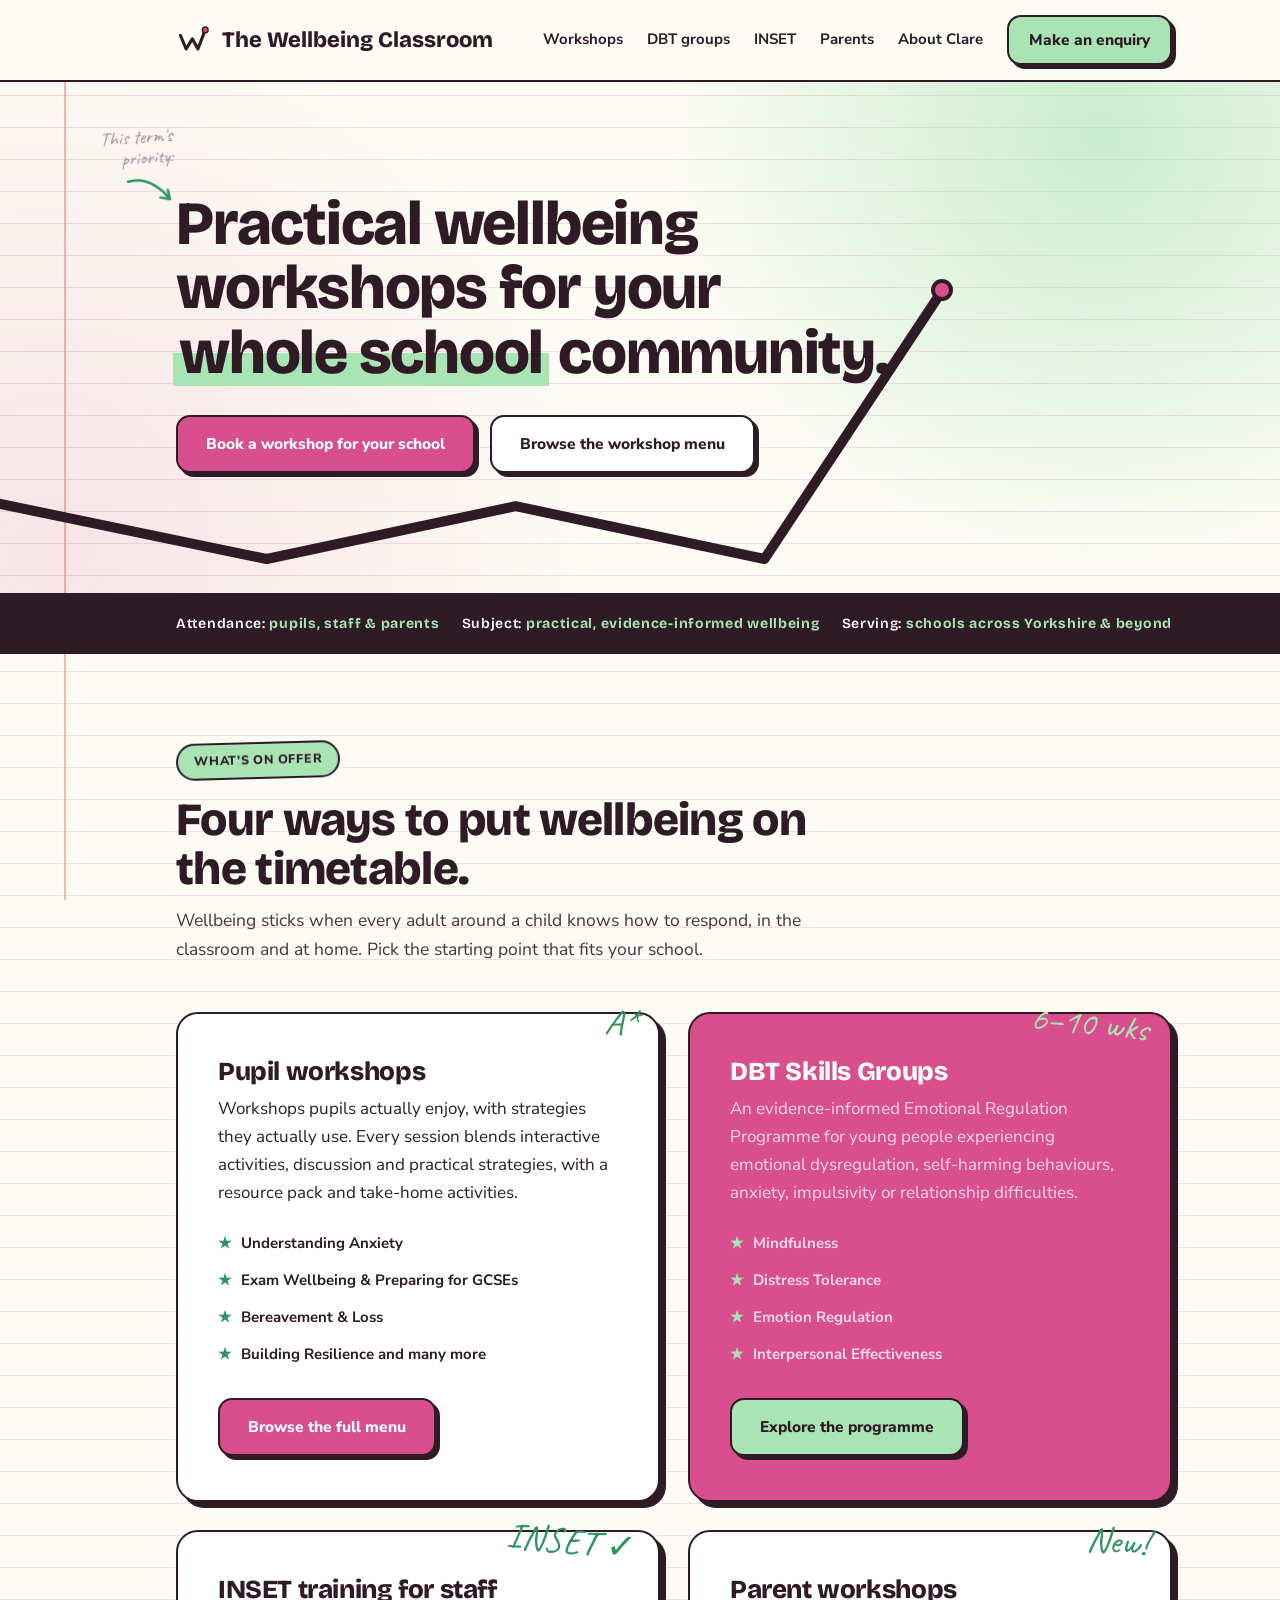
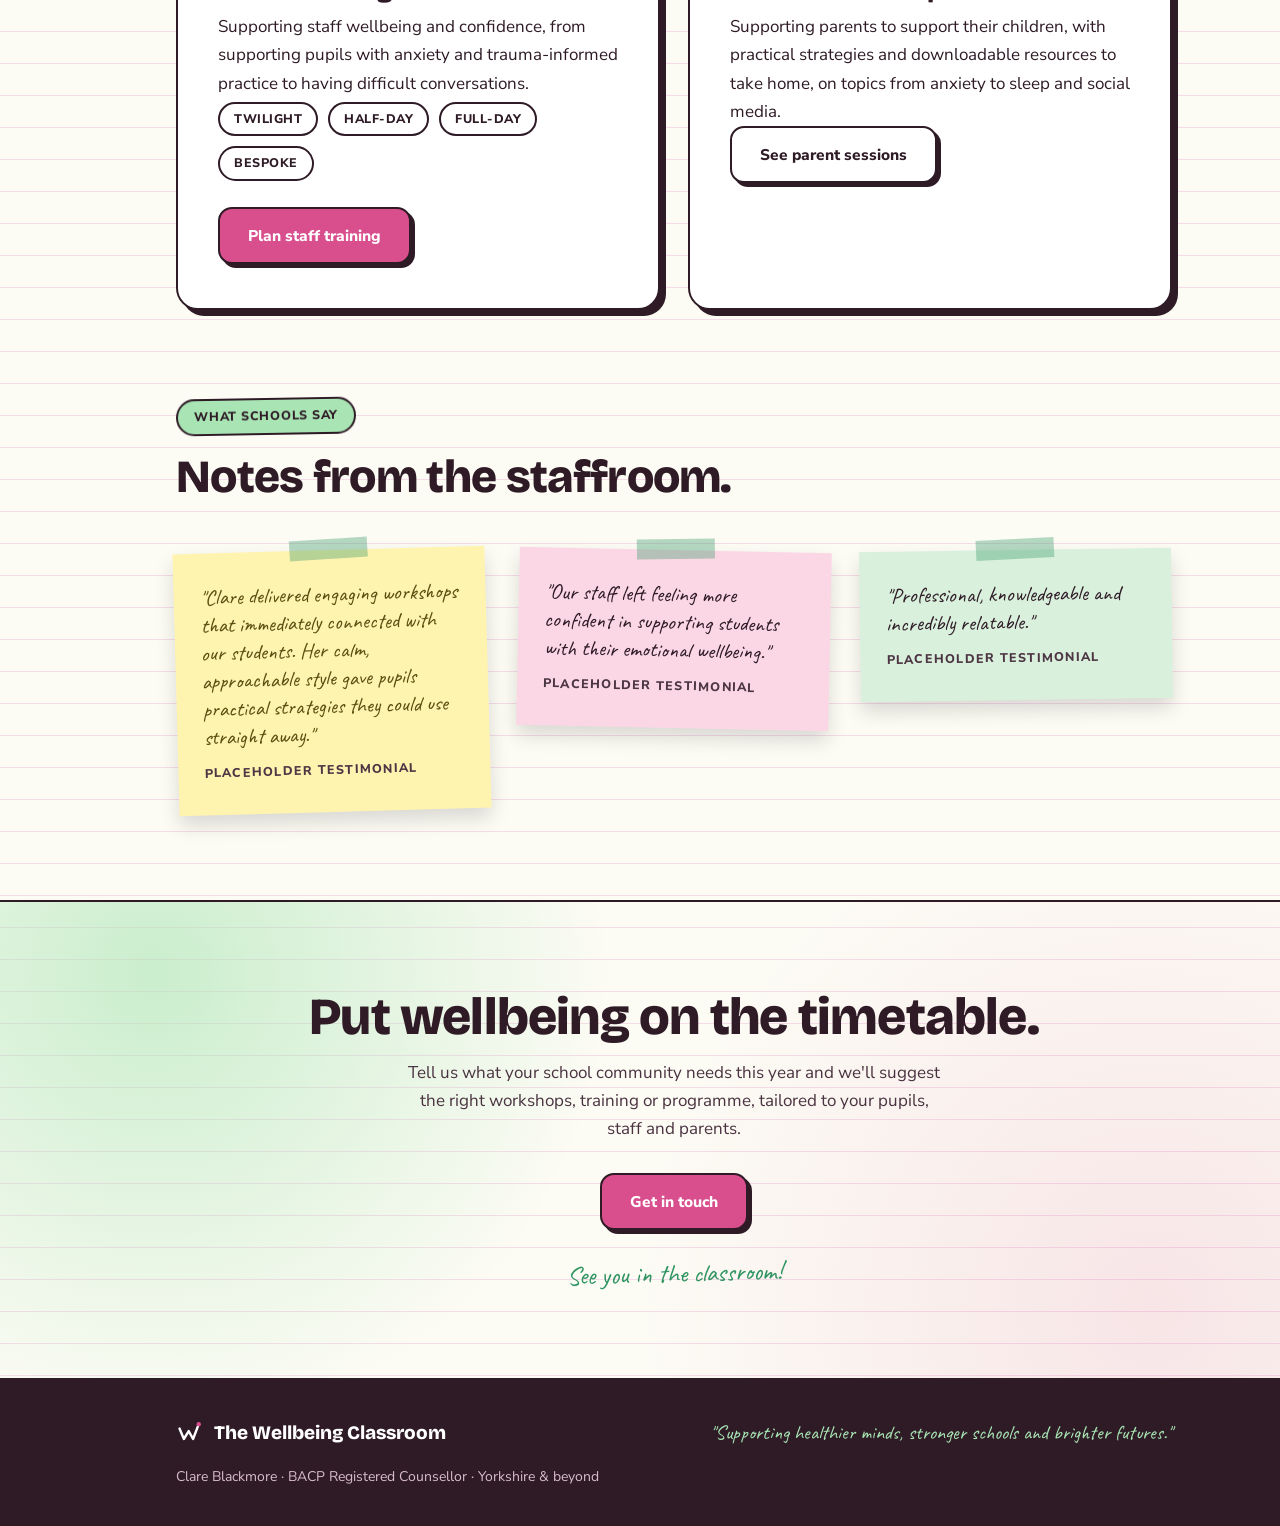
<file: index.html>
<!DOCTYPE html>
<html lang="en-GB">
<head>
<meta charset="UTF-8">
<meta name="viewport" content="width=device-width, initial-scale=1.0">
<title>The Wellbeing Classroom | Mental Health &amp; Wellbeing Support for Schools</title>
<meta name="description" content="Practical, evidence-informed wellbeing workshops, DBT skills groups, INSET training and parent sessions for schools across Yorkshire, delivered in person by a BACP Registered Counsellor.">
<link rel="preconnect" href="https://fonts.googleapis.com">
<link href="https://fonts.googleapis.com/css2?family=Bricolage+Grotesque:opsz,wght@12..96,400;12..96,600;12..96,800&family=Caveat:wght@600&family=Nunito+Sans:ital,wght@0,400;0,600;0,700;1,400&display=swap" rel="stylesheet">
<link rel="icon" type="image/svg+xml" href="assets/w-rise-badge.svg">
<link rel="stylesheet" href="styles/tokens.css">
<link rel="stylesheet" href="styles/main.css">
<script src="scripts/nav.js" defer></script>
<!-- PLACEHOLDERS in structured data: url and email must be confirmed with Clare before launch -->
<script type="application/ld+json">
{
  "@context": "https://schema.org",
  "@type": "LocalBusiness",
  "name": "The Wellbeing Classroom",
  "description": "Practical, evidence-informed mental health and wellbeing workshops, DBT skills groups, INSET staff training and parent workshops, delivered in person to schools across Yorkshire by a BACP Registered Counsellor.",
  "url": "https://www.thewellbeingclassroom.uk",
  "email": "hello@thewellbeingclassroom.uk",
  "founder": {
    "@type": "Person",
    "name": "Clare Blackmore",
    "jobTitle": "BACP Registered Counsellor"
  },
  "areaServed": { "@type": "AdministrativeArea", "name": "Yorkshire" },
  "knowsAbout": [
    "Child and adolescent mental health",
    "Anxiety",
    "Emotional regulation",
    "DBT skills",
    "Bereavement support",
    "Staff wellbeing training"
  ]
}
</script>
</head>
<body>

<nav>
  <div class="nav-inner">
    <a class="logo" href="index.html">
      <svg class="mark" viewBox="0 0 64 64" fill="none" stroke-linecap="round" stroke-linejoin="round" aria-hidden="true"><path d="M8 24 L18 48 L29 30 L39 48 L52 14" stroke="var(--ink)" stroke-width="5.5"/><circle cx="52" cy="14" r="5" fill="var(--primary)" stroke="var(--ink)" stroke-width="2.6"/></svg>
      <span>The Wellbeing Classroom</span>
    </a>
    <button class="nav-toggle" type="button" aria-expanded="false" aria-controls="nav-links">
      <svg viewBox="0 0 24 24" width="18" height="18" fill="none" aria-hidden="true"><path d="M3 6h18M3 12h18M3 18h18" stroke="currentColor" stroke-width="2.5" stroke-linecap="round"/></svg>
      Menu
    </button>
    <div class="nav-links" id="nav-links">
      <a href="workshops.html">Workshops</a>
      <a href="dbt-skills-groups.html">DBT groups</a>
      <a href="inset-training.html">INSET</a>
      <a href="parent-workshops.html">Parents</a>
      <a href="about.html">About Clare</a>
      <a href="contact.html" class="btn sun" style="padding:10px 20px">Make an enquiry</a>
    </div>
  </div>
</nav>

<header class="hero">
  <!-- PLACEHOLDER HERO BACKGROUND: when the photo of Clare in action arrives, add
       <img class="hero-bg" src="assets/hero-photo.jpg" alt=""> on the line directly below
       this comment (landscape, at least 1600px wide). It fills the whole hero behind the
       text; the .hero-scrim layer keeps the headline readable over it. -->
  <div class="hero-scrim" aria-hidden="true"></div>
  <!-- Full-bleed animated "W Rise" line (draws once on load; dot driven by scripts/nav.js).
       The whole route lives in the #w-rise-route group: edit the path points there to
       re-route the line, e.g. around a future hero photo. Coordinates are in the
       1440x600 viewBox and stretch with the hero; the stroke width stays constant. -->
  <svg class="hero-line" viewBox="0 0 1440 600" preserveAspectRatio="none" fill="none" aria-hidden="true">
    <g id="w-rise-route">
      <path id="w-rise-path" pathLength="1" vector-effect="non-scaling-stroke" d="M -24 490 L 300 560 L 580 498 L 860 560 L 1060 245" stroke="var(--ink)" stroke-width="10" stroke-linecap="round" stroke-linejoin="round"/>
    </g>
  </svg>
  <span class="hero-dot" id="hero-dot" aria-hidden="true"></span>
  <div class="hero-head">
    <p class="hero-note" aria-hidden="true">This term's priority:
      <svg class="note-arrow" viewBox="0 0 64 42" fill="none" aria-hidden="true"><path pathLength="1" d="M4 6 C 24 2, 42 12, 56 32 M56 32 l-12 -3 M56 32 l-2 -12" stroke="var(--accent)" stroke-width="3.2" stroke-linecap="round" stroke-linejoin="round"/></svg>
    </p>
    <h1>Practical wellbeing workshops for your <span class="hl">whole school</span> community.</h1>
    <div class="hero-ctas">
      <a href="contact.html" class="btn">Book a workshop for your school</a>
      <a href="workshops.html" class="btn plain">Browse the workshop menu</a>
    </div>
  </div>
</header>

<div class="register">
  <div class="wrap">
    <span>Attendance: <b>pupils, staff &amp; parents</b></span>
    <span>Subject: <b>practical, evidence-informed wellbeing</b></span>
    <span>Serving: <b>schools across Yorkshire &amp; beyond</b></span>
  </div>
</div>

<section>
  <div class="wrap">
    <div class="sec-head">
      <span class="eyebrow">What's on offer</span>
      <h2>Four ways to put wellbeing on the timetable.</h2>
      <p>Wellbeing sticks when every adult around a child knows how to respond, in the classroom and at home. Pick the starting point that fits your school.</p>
    </div>
    <div class="aud">
      <div class="book">
        <span class="grade">A*</span>
        <h3>Pupil workshops</h3>
        <p>Workshops pupils actually enjoy, with strategies they actually use. Every session blends interactive activities, discussion and practical strategies, with a resource pack and take-home activities.</p>
        <ul>
          <li>Understanding Anxiety</li>
          <li>Exam Wellbeing &amp; Preparing for GCSEs</li>
          <li>Bereavement &amp; Loss</li>
          <li>Building Resilience and many more</li>
        </ul>
        <a href="workshops.html" class="btn">Browse the full menu</a>
      </div>
      <div class="book blue">
        <span class="grade">6–10 wks</span>
        <h3>DBT Skills Groups</h3>
        <p>An evidence-informed Emotional Regulation Programme for young people experiencing emotional dysregulation, self-harming behaviours, anxiety, impulsivity or relationship difficulties.</p>
        <ul>
          <li>Mindfulness</li>
          <li>Distress Tolerance</li>
          <li>Emotion Regulation</li>
          <li>Interpersonal Effectiveness</li>
        </ul>
        <a href="dbt-skills-groups.html" class="btn sun">Explore the programme</a>
      </div>
      <div class="book">
        <span class="grade">INSET ✓</span>
        <h3>INSET training for staff</h3>
        <p>Supporting staff wellbeing and confidence, from supporting pupils with anxiety and trauma-informed practice to having difficult conversations.</p>
        <div class="formats"><span>Twilight</span><span>Half-day</span><span>Full-day</span><span>Bespoke</span></div>
        <a href="inset-training.html" class="btn">Plan staff training</a>
      </div>
      <div class="book">
        <span class="grade">New!</span>
        <h3>Parent workshops</h3>
        <p>Supporting parents to support their children, with practical strategies and downloadable resources to take home, on topics from anxiety to sleep and social media.</p>
        <a href="parent-workshops.html" class="btn plain">See parent sessions</a>
      </div>
    </div>
  </div>
</section>

<section class="tight">
  <div class="wrap">
    <div class="sec-head">
      <span class="eyebrow" style="transform:rotate(-1deg)">What schools say</span>
      <h2>Notes from the staffroom.</h2>
    </div>
    <!-- PLACEHOLDER TESTIMONIALS, replace with genuine quotes as Clare collects them -->
    <div class="stickies">
      <div class="sticky">"Clare delivered engaging workshops that immediately connected with our students. Her calm, approachable style gave pupils practical strategies they could use straight away."<footer>Placeholder testimonial</footer></div>
      <div class="sticky">"Our staff left feeling more confident in supporting students with their emotional wellbeing."<footer>Placeholder testimonial</footer></div>
      <div class="sticky">"Professional, knowledgeable and incredibly relatable."<footer>Placeholder testimonial</footer></div>
    </div>
  </div>
</section>

<section class="cta">
  <div class="wrap">
    <h2>Put wellbeing on the timetable.</h2>
    <p>Tell us what your school community needs this year and we'll suggest the right workshops, training or programme, tailored to your pupils, staff and parents.</p>
    <a href="contact.html" class="btn">Get in touch</a>
    <span class="hand">See you in the classroom!</span>
  </div>
</section>

<footer class="site">
  <div class="wrap">
    <a class="logo" href="index.html"><svg class="mark" viewBox="0 0 64 64" fill="none" stroke-linecap="round" stroke-linejoin="round" aria-hidden="true"><path d="M8 24 L18 48 L29 30 L39 48 L52 14" stroke="#fff" stroke-width="5.5"/><circle cx="52" cy="14" r="5" fill="var(--primary)"/></svg>The Wellbeing Classroom</a>
    <span class="strap">"Supporting healthier minds, stronger schools and brighter futures."</span>
    <span>Clare Blackmore · BACP Registered Counsellor · Yorkshire &amp; beyond</span>
  </div>
</footer>

</body>
</html>
</file>
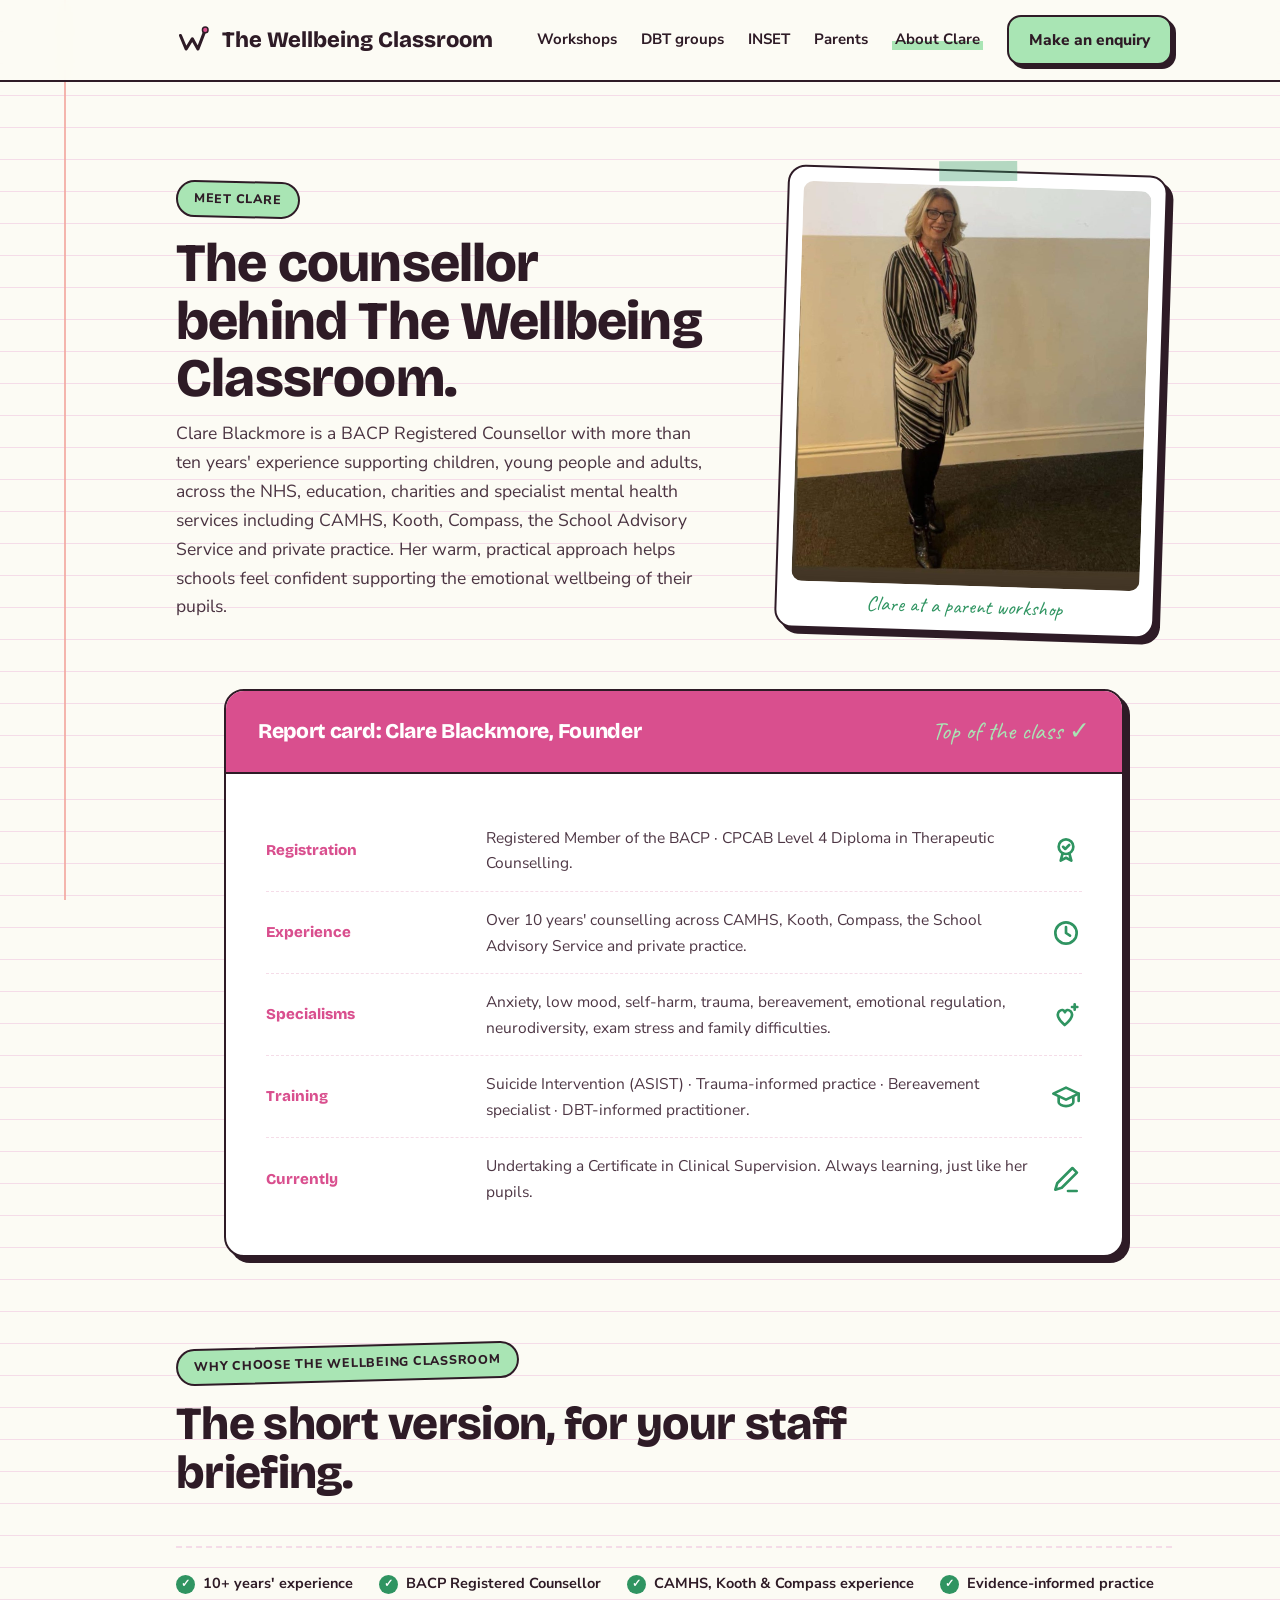
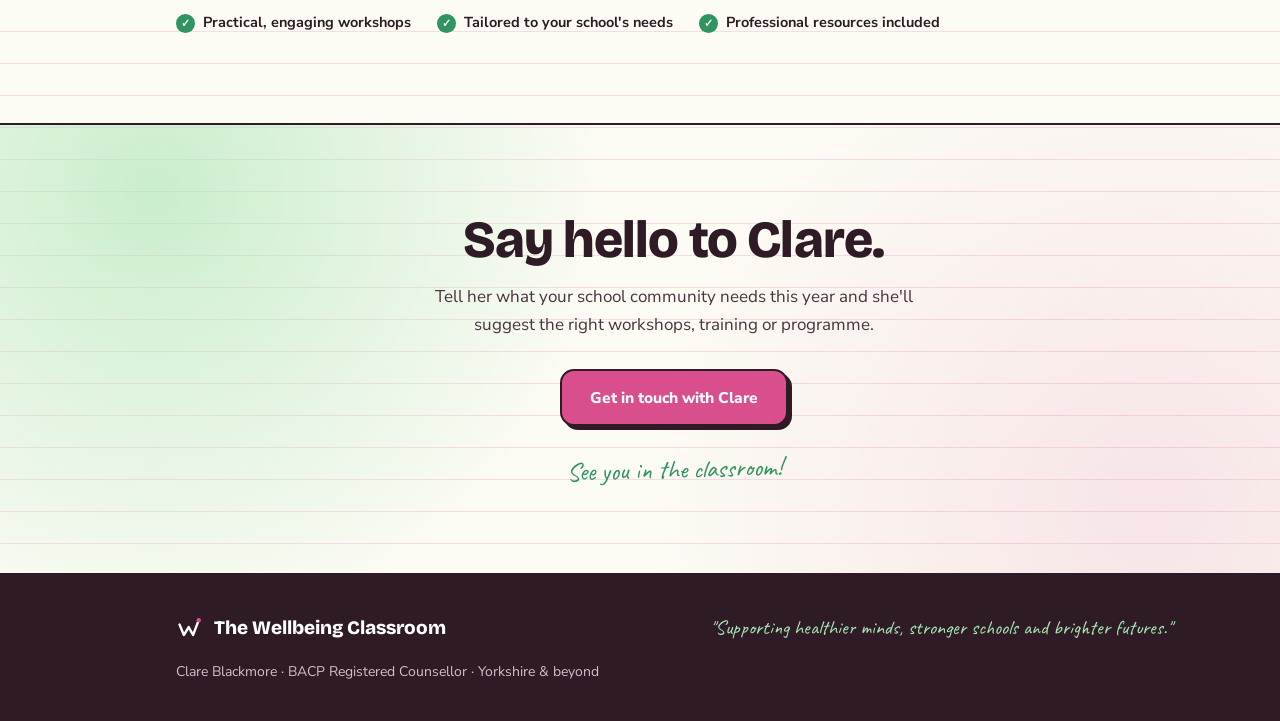
<file: about.html>
<!DOCTYPE html>
<html lang="en-GB">
<head>
<meta charset="UTF-8">
<meta name="viewport" content="width=device-width, initial-scale=1.0">
<title>About Clare Blackmore, BACP Registered Counsellor | The Wellbeing Classroom</title>
<meta name="description" content="Meet Clare Blackmore, BACP Registered Counsellor and founder of The Wellbeing Classroom, with 10+ years supporting children and young people across CAMHS, Kooth, Compass, schools and private practice.">
<link rel="preconnect" href="https://fonts.googleapis.com">
<link href="https://fonts.googleapis.com/css2?family=Bricolage+Grotesque:opsz,wght@12..96,400;12..96,600;12..96,800&family=Caveat:wght@600&family=Nunito+Sans:ital,wght@0,400;0,600;0,700;1,400&display=swap" rel="stylesheet">
<link rel="icon" type="image/svg+xml" href="assets/w-rise-badge.svg">
<link rel="stylesheet" href="styles/tokens.css">
<link rel="stylesheet" href="styles/main.css">
<script src="scripts/nav.js" defer></script>
</head>
<body>

<nav>
  <div class="nav-inner">
    <a class="logo" href="index.html">
      <svg class="mark" viewBox="0 0 64 64" fill="none" stroke-linecap="round" stroke-linejoin="round" aria-hidden="true"><path d="M8 24 L18 48 L29 30 L39 48 L52 14" stroke="var(--ink)" stroke-width="5.5"/><circle cx="52" cy="14" r="5" fill="var(--primary)" stroke="var(--ink)" stroke-width="2.6"/></svg>
      <span>The Wellbeing Classroom</span>
    </a>
    <button class="nav-toggle" type="button" aria-expanded="false" aria-controls="nav-links">
      <svg viewBox="0 0 24 24" width="18" height="18" fill="none" aria-hidden="true"><path d="M3 6h18M3 12h18M3 18h18" stroke="currentColor" stroke-width="2.5" stroke-linecap="round"/></svg>
      Menu
    </button>
    <div class="nav-links" id="nav-links">
      <a href="workshops.html">Workshops</a>
      <a href="dbt-skills-groups.html">DBT groups</a>
      <a href="inset-training.html">INSET</a>
      <a href="parent-workshops.html">Parents</a>
      <a href="about.html" aria-current="page">About Clare</a>
      <a href="contact.html" class="btn sun" style="padding:10px 20px">Make an enquiry</a>
    </div>
  </div>
</nav>

<section>
  <div class="wrap">
    <div class="about-grid">
      <div class="sec-head">
        <span class="eyebrow" style="transform:rotate(1.2deg)">Meet Clare</span>
        <h1>The counsellor behind The Wellbeing Classroom.</h1>
        <p>Clare Blackmore is a BACP Registered Counsellor with more than ten years' experience supporting children, young people and adults, across the NHS, education, charities and specialist mental health services including CAMHS, Kooth, Compass, the School Advisory Service and private practice. Her warm, practical approach helps schools feel confident supporting the emotional wellbeing of their pupils.</p>
      </div>
      <figure class="photo-card">
        <img src="assets/clare-blackmore.jpg" alt="Clare Blackmore standing in front of the presentation screen at a parent wellbeing workshop">
        <figcaption class="hand">Clare at a parent workshop</figcaption>
      </figure>
    </div>
    <div class="report">
      <div class="rhead">
        <h2>Report card: Clare Blackmore, Founder</h2>
        <span>Top of the class ✓</span>
      </div>
      <div class="rbody">
        <div class="rrow">
          <div class="subject">Registration</div>
          <div class="comment">Registered Member of the BACP · CPCAB Level 4 Diploma in Therapeutic Counselling.</div>
          <div class="mark" aria-label="verified"><svg viewBox="0 0 24 24" fill="none" aria-hidden="true"><circle cx="12" cy="9.5" r="5.5"/><path d="M9.8 9.6l1.6 1.6 3-3"/><path d="M9.5 14.5 8 20l4-2.2L16 20l-1.5-5.5"/></svg></div>
        </div>
        <div class="rrow">
          <div class="subject">Experience</div>
          <div class="comment">Over 10 years' counselling across CAMHS, Kooth, Compass, the School Advisory Service and private practice.</div>
          <div class="mark" aria-label="over ten years"><svg viewBox="0 0 24 24" fill="none" aria-hidden="true"><circle cx="12" cy="12" r="8"/><path d="M12 7.5V12l3 2"/></svg></div>
        </div>
        <div class="rrow">
          <div class="subject">Specialisms</div>
          <div class="comment">Anxiety, low mood, self-harm, trauma, bereavement, emotional regulation, neurodiversity, exam stress and family difficulties.</div>
          <div class="mark" aria-label="caring support"><svg viewBox="0 0 24 24" fill="none" aria-hidden="true"><path d="M11 19.5C6 15.3 4.6 11.4 7 9.1c1.8-1.6 3.5-.8 4.2.8.7-1.6 2.4-2.4 4.2-.8 2.4 2.3 1 6.2-4.4 10.4z"/><path d="M18.5 4v4M16.5 6h4"/></svg></div>
        </div>
        <div class="rrow">
          <div class="subject">Training</div>
          <div class="comment">Suicide Intervention (ASIST) · Trauma-informed practice · Bereavement specialist · DBT-informed practitioner.</div>
          <div class="mark" aria-label="qualified"><svg viewBox="0 0 24 24" fill="none" aria-hidden="true"><path d="M12 5 2.5 9.5 12 14l9.5-4.5z"/><path d="M6.5 11.8V16c0 1.4 2.5 2.8 5.5 2.8s5.5-1.4 5.5-2.8v-4.2"/><path d="M21.5 9.5V15"/></svg></div>
        </div>
        <div class="rrow">
          <div class="subject">Currently</div>
          <div class="comment">Undertaking a Certificate in Clinical Supervision. Always learning, just like her pupils.</div>
          <div class="mark" aria-label="in progress"><svg viewBox="0 0 24 24" fill="none" aria-hidden="true"><path d="M4 20l1.4-4.8L16.8 3.8l3.4 3.4L8.8 18.6 4 20z"/><path d="M13.5 21H20"/></svg></div>
        </div>
      </div>
    </div>
  </div>
</section>

<section class="tight">
  <div class="wrap">
    <div class="sec-head">
      <span class="eyebrow">Why choose The Wellbeing Classroom</span>
      <h2>The short version, for your staff briefing.</h2>
    </div>
    <div class="includes">
      <span>10+ years' experience</span>
      <span>BACP Registered Counsellor</span>
      <span>CAMHS, Kooth &amp; Compass experience</span>
      <span>Evidence-informed practice</span>
      <span>Practical, engaging workshops</span>
      <span>Tailored to your school's needs</span>
      <span>Professional resources included</span>
    </div>
  </div>
</section>

<section class="cta">
  <div class="wrap">
    <h2>Say hello to Clare.</h2>
    <p>Tell her what your school community needs this year and she'll suggest the right workshops, training or programme.</p>
    <a href="contact.html" class="btn">Get in touch with Clare</a>
    <span class="hand">See you in the classroom!</span>
  </div>
</section>

<footer class="site">
  <div class="wrap">
    <a class="logo" href="index.html"><svg class="mark" viewBox="0 0 64 64" fill="none" stroke-linecap="round" stroke-linejoin="round" aria-hidden="true"><path d="M8 24 L18 48 L29 30 L39 48 L52 14" stroke="#fff" stroke-width="5.5"/><circle cx="52" cy="14" r="5" fill="var(--primary)"/></svg>The Wellbeing Classroom</a>
    <span class="strap">"Supporting healthier minds, stronger schools and brighter futures."</span>
    <span>Clare Blackmore · BACP Registered Counsellor · Yorkshire &amp; beyond</span>
  </div>
</footer>

</body>
</html>
</file>
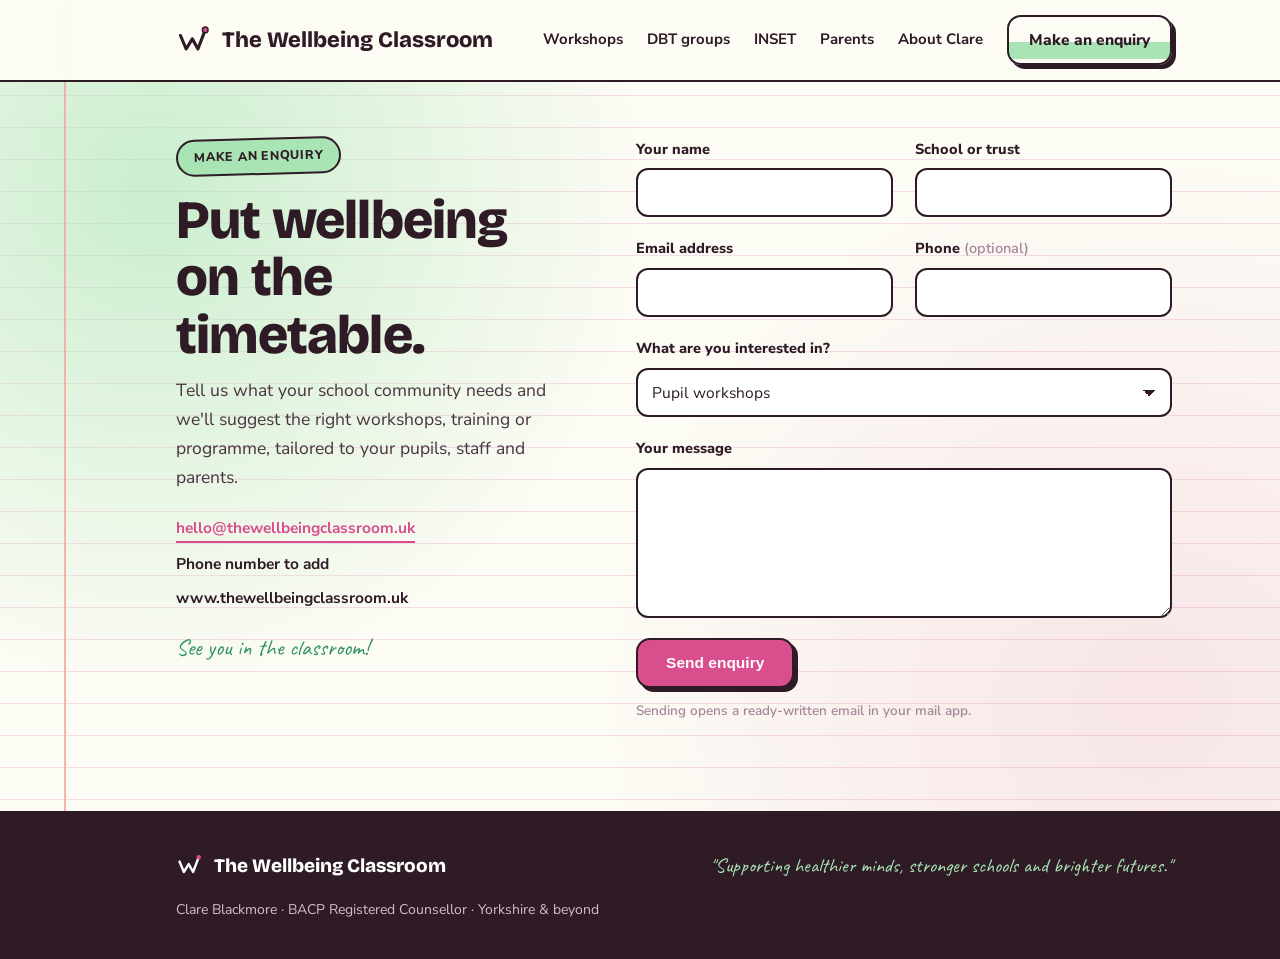
<file: contact.html>
<!DOCTYPE html>
<html lang="en-GB">
<head>
<meta charset="UTF-8">
<meta name="viewport" content="width=device-width, initial-scale=1.0">
<title>Contact &amp; Enquiries | The Wellbeing Classroom</title>
<meta name="description" content="Book wellbeing workshops, DBT skills groups, INSET training or parent sessions for your school. The Wellbeing Classroom serves schools across Yorkshire and beyond.">
<link rel="preconnect" href="https://fonts.googleapis.com">
<link href="https://fonts.googleapis.com/css2?family=Bricolage+Grotesque:opsz,wght@12..96,400;12..96,600;12..96,800&family=Caveat:wght@600&family=Nunito+Sans:ital,wght@0,400;0,600;0,700;1,400&display=swap" rel="stylesheet">
<link rel="icon" type="image/svg+xml" href="assets/w-rise-badge.svg">
<link rel="stylesheet" href="styles/tokens.css">
<link rel="stylesheet" href="styles/main.css">
<script src="scripts/nav.js" defer></script>
</head>
<body>

<nav>
  <div class="nav-inner">
    <a class="logo" href="index.html">
      <svg class="mark" viewBox="0 0 64 64" fill="none" stroke-linecap="round" stroke-linejoin="round" aria-hidden="true"><path d="M8 24 L18 48 L29 30 L39 48 L52 14" stroke="var(--ink)" stroke-width="5.5"/><circle cx="52" cy="14" r="5" fill="var(--primary)" stroke="var(--ink)" stroke-width="2.6"/></svg>
      <span>The Wellbeing Classroom</span>
    </a>
    <button class="nav-toggle" type="button" aria-expanded="false" aria-controls="nav-links">
      <svg viewBox="0 0 24 24" width="18" height="18" fill="none" aria-hidden="true"><path d="M3 6h18M3 12h18M3 18h18" stroke="currentColor" stroke-width="2.5" stroke-linecap="round"/></svg>
      Menu
    </button>
    <div class="nav-links" id="nav-links">
      <a href="workshops.html">Workshops</a>
      <a href="dbt-skills-groups.html">DBT groups</a>
      <a href="inset-training.html">INSET</a>
      <a href="parent-workshops.html">Parents</a>
      <a href="about.html">About Clare</a>
      <a href="contact.html" class="btn sun" style="padding:10px 20px" aria-current="page">Make an enquiry</a>
    </div>
  </div>
</nav>

<section class="contact-top">
  <div class="wrap">
    <div class="contact-grid">
      <div class="sec-head">
        <span class="eyebrow">Make an enquiry</span>
        <h1>Put wellbeing on the timetable.</h1>
        <p>Tell us what your school community needs and we'll suggest the right workshops, training or programme, tailored to your pupils, staff and parents.</p>
        <div class="contact-details">
          <!-- PLACEHOLDERS: confirm email, add phone number and final domain -->
          <a href="mailto:hello@thewellbeingclassroom.uk">hello@thewellbeingclassroom.uk</a>
          <span>Phone number to add</span>
          <span>www.thewellbeingclassroom.uk</span>
        </div>
        <span class="hand">See you in the classroom!</span>
      </div>
      <!-- PLACEHOLDER FORM DELIVERY: currently composes an email to the placeholder address via
           the visitor's own mail app (see scripts/nav.js). When Clare picks a form service
           (e.g. Formspree), set that service's URL as the form action and remove the JS handler. -->
      <form class="enquiry" id="enquiry-form">
        <div class="field-grid">
          <div class="field">
            <label for="enq-name">Your name</label>
            <input id="enq-name" name="name" type="text" autocomplete="name" required>
          </div>
          <div class="field">
            <label for="enq-school">School or trust</label>
            <input id="enq-school" name="school" type="text" autocomplete="organization">
          </div>
          <div class="field">
            <label for="enq-email">Email address</label>
            <input id="enq-email" name="email" type="email" autocomplete="email" required>
          </div>
          <div class="field">
            <label for="enq-phone">Phone <span class="optional">(optional)</span></label>
            <input id="enq-phone" name="phone" type="tel" autocomplete="tel">
          </div>
        </div>
        <div class="field">
          <label for="enq-interest">What are you interested in?</label>
          <select id="enq-interest" name="interest">
            <option>Pupil workshops</option>
            <option>DBT skills groups</option>
            <option>INSET staff training</option>
            <option>Parent workshops</option>
            <option>Not sure yet</option>
          </select>
        </div>
        <div class="field">
          <label for="enq-message">Your message</label>
          <textarea id="enq-message" name="message" required></textarea>
        </div>
        <button type="submit" class="btn">Send enquiry</button>
        <p class="form-note">Sending opens a ready-written email in your mail app.</p>
      </form>
    </div>
  </div>
</section>

<footer class="site">
  <div class="wrap">
    <a class="logo" href="index.html"><svg class="mark" viewBox="0 0 64 64" fill="none" stroke-linecap="round" stroke-linejoin="round" aria-hidden="true"><path d="M8 24 L18 48 L29 30 L39 48 L52 14" stroke="#fff" stroke-width="5.5"/><circle cx="52" cy="14" r="5" fill="var(--primary)"/></svg>The Wellbeing Classroom</a>
    <span class="strap">"Supporting healthier minds, stronger schools and brighter futures."</span>
    <span>Clare Blackmore · BACP Registered Counsellor · Yorkshire &amp; beyond</span>
  </div>
</footer>

</body>
</html>
</file>
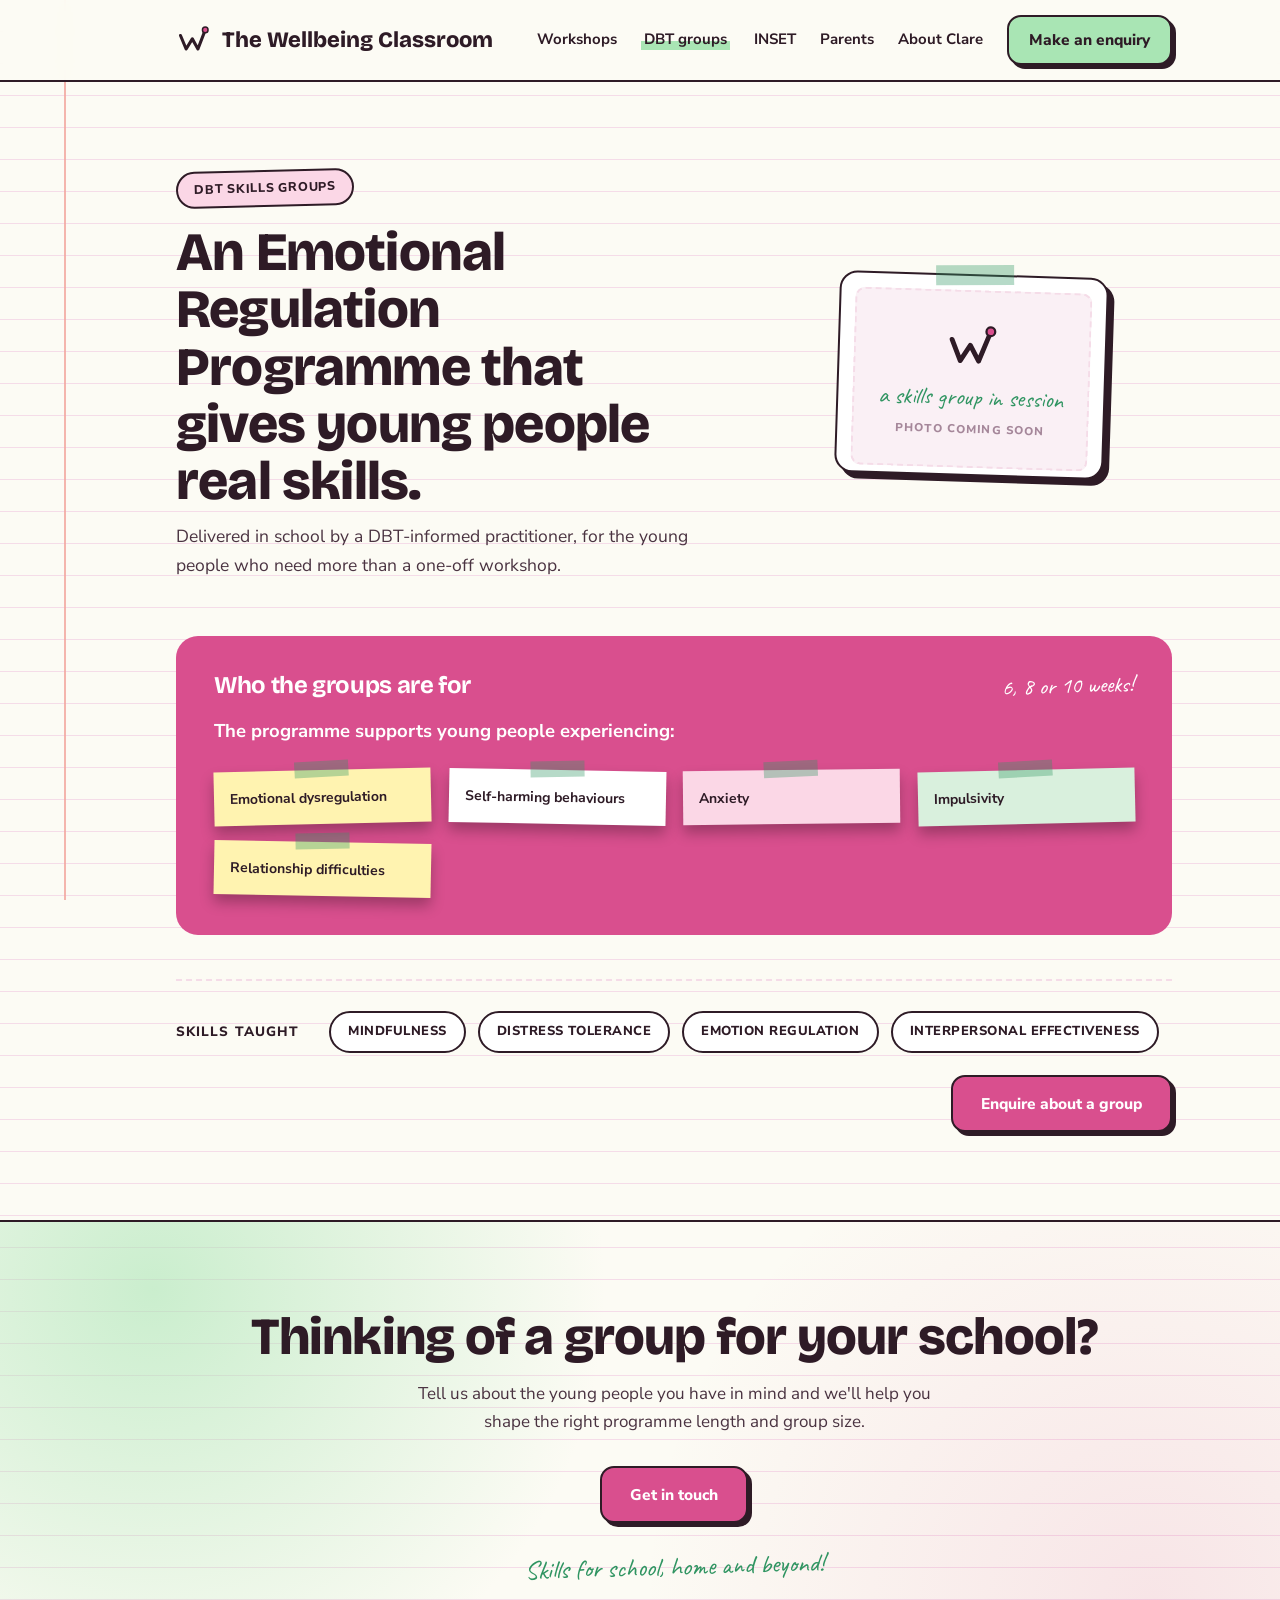
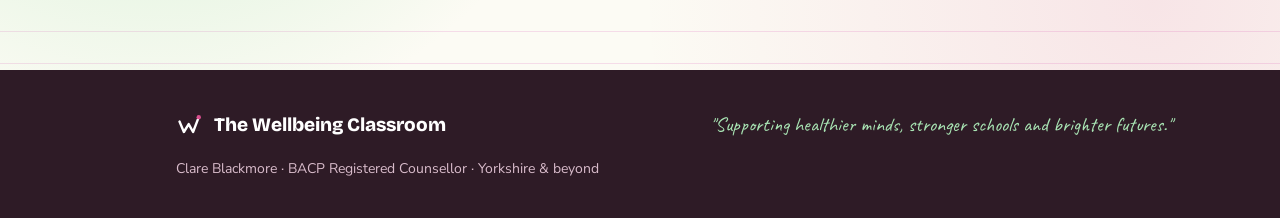
<file: dbt-skills-groups.html>
<!DOCTYPE html>
<html lang="en-GB">
<head>
<meta charset="UTF-8">
<meta name="viewport" content="width=device-width, initial-scale=1.0">
<title>DBT Skills Groups for Schools | The Wellbeing Classroom</title>
<meta name="description" content="Evidence-informed DBT Skills Groups for young people in Yorkshire schools: 6, 8 or 10-week Emotional Regulation Programmes covering mindfulness, distress tolerance, emotion regulation and interpersonal effectiveness.">
<link rel="preconnect" href="https://fonts.googleapis.com">
<link href="https://fonts.googleapis.com/css2?family=Bricolage+Grotesque:opsz,wght@12..96,400;12..96,600;12..96,800&family=Caveat:wght@600&family=Nunito+Sans:ital,wght@0,400;0,600;0,700;1,400&display=swap" rel="stylesheet">
<link rel="icon" type="image/svg+xml" href="assets/w-rise-badge.svg">
<link rel="stylesheet" href="styles/tokens.css">
<link rel="stylesheet" href="styles/main.css">
<script src="scripts/nav.js" defer></script>
</head>
<body>

<nav>
  <div class="nav-inner">
    <a class="logo" href="index.html">
      <svg class="mark" viewBox="0 0 64 64" fill="none" stroke-linecap="round" stroke-linejoin="round" aria-hidden="true"><path d="M8 24 L18 48 L29 30 L39 48 L52 14" stroke="var(--ink)" stroke-width="5.5"/><circle cx="52" cy="14" r="5" fill="var(--primary)" stroke="var(--ink)" stroke-width="2.6"/></svg>
      <span>The Wellbeing Classroom</span>
    </a>
    <button class="nav-toggle" type="button" aria-expanded="false" aria-controls="nav-links">
      <svg viewBox="0 0 24 24" width="18" height="18" fill="none" aria-hidden="true"><path d="M3 6h18M3 12h18M3 18h18" stroke="currentColor" stroke-width="2.5" stroke-linecap="round"/></svg>
      Menu
    </button>
    <div class="nav-links" id="nav-links">
      <a href="workshops.html">Workshops</a>
      <a href="dbt-skills-groups.html" aria-current="page">DBT groups</a>
      <a href="inset-training.html">INSET</a>
      <a href="parent-workshops.html">Parents</a>
      <a href="about.html">About Clare</a>
      <a href="contact.html" class="btn sun" style="padding:10px 20px">Make an enquiry</a>
    </div>
  </div>
</nav>

<section>
  <div class="wrap">
    <div class="about-grid">
      <div class="sec-head">
        <span class="eyebrow pink">DBT Skills Groups</span>
        <h1>An Emotional Regulation Programme that gives young people real skills.</h1>
        <p>Delivered in school by a DBT-informed practitioner, for the young people who need more than a one-off workshop.</p>
      </div>
      <!-- PLACEHOLDER PHOTO: when a real photo is supplied, replace the .photo-well div
           with an <img src="..." alt="..."> and remove aria-hidden from the figure.
           Keep the .photo-card frame and tape treatment. -->
      <figure class="photo-card" aria-hidden="true">
        <div class="photo-well">
          <svg viewBox="0 0 64 64" fill="none" stroke-linecap="round" stroke-linejoin="round"><path d="M8 24 L18 48 L29 30 L39 48 L52 14" stroke="var(--ink)" stroke-width="5.5"/><circle cx="52" cy="14" r="5" fill="var(--primary)" stroke="var(--ink)" stroke-width="2.6"/></svg>
          <span class="hand">a skills group in session</span>
          <span class="photo-soon">Photo coming soon</span>
        </div>
      </figure>
    </div>

    <div class="subsec">
      <div class="board pink">
        <div class="board-head">
          <h2>Who the groups are for</h2>
          <span class="hand">6, 8 or 10 weeks!</span>
        </div>
        <p class="board-lead">The programme supports young people experiencing:</p>
        <div class="board-grid">
          <span class="pin-note">Emotional dysregulation</span>
          <span class="pin-note">Self-harming behaviours</span>
          <span class="pin-note">Anxiety</span>
          <span class="pin-note">Impulsivity</span>
          <span class="pin-note">Relationship difficulties</span>
        </div>
      </div>
    </div>

    <div class="subsec key-row">
      <span class="key-label">Skills taught</span>
      <div class="formats"><span>Mindfulness</span><span>Distress Tolerance</span><span>Emotion Regulation</span><span>Interpersonal Effectiveness</span></div>
      <a href="contact.html" class="btn">Enquire about a group</a>
    </div>
  </div>
</section>

<section class="cta">
  <div class="wrap">
    <h2>Thinking of a group for your school?</h2>
    <p>Tell us about the young people you have in mind and we'll help you shape the right programme length and group size.</p>
    <a href="contact.html" class="btn">Get in touch</a>
    <span class="hand">Skills for school, home and beyond!</span>
  </div>
</section>

<footer class="site">
  <div class="wrap">
    <a class="logo" href="index.html"><svg class="mark" viewBox="0 0 64 64" fill="none" stroke-linecap="round" stroke-linejoin="round" aria-hidden="true"><path d="M8 24 L18 48 L29 30 L39 48 L52 14" stroke="#fff" stroke-width="5.5"/><circle cx="52" cy="14" r="5" fill="var(--primary)"/></svg>The Wellbeing Classroom</a>
    <span class="strap">"Supporting healthier minds, stronger schools and brighter futures."</span>
    <span>Clare Blackmore · BACP Registered Counsellor · Yorkshire &amp; beyond</span>
  </div>
</footer>

</body>
</html>
</file>
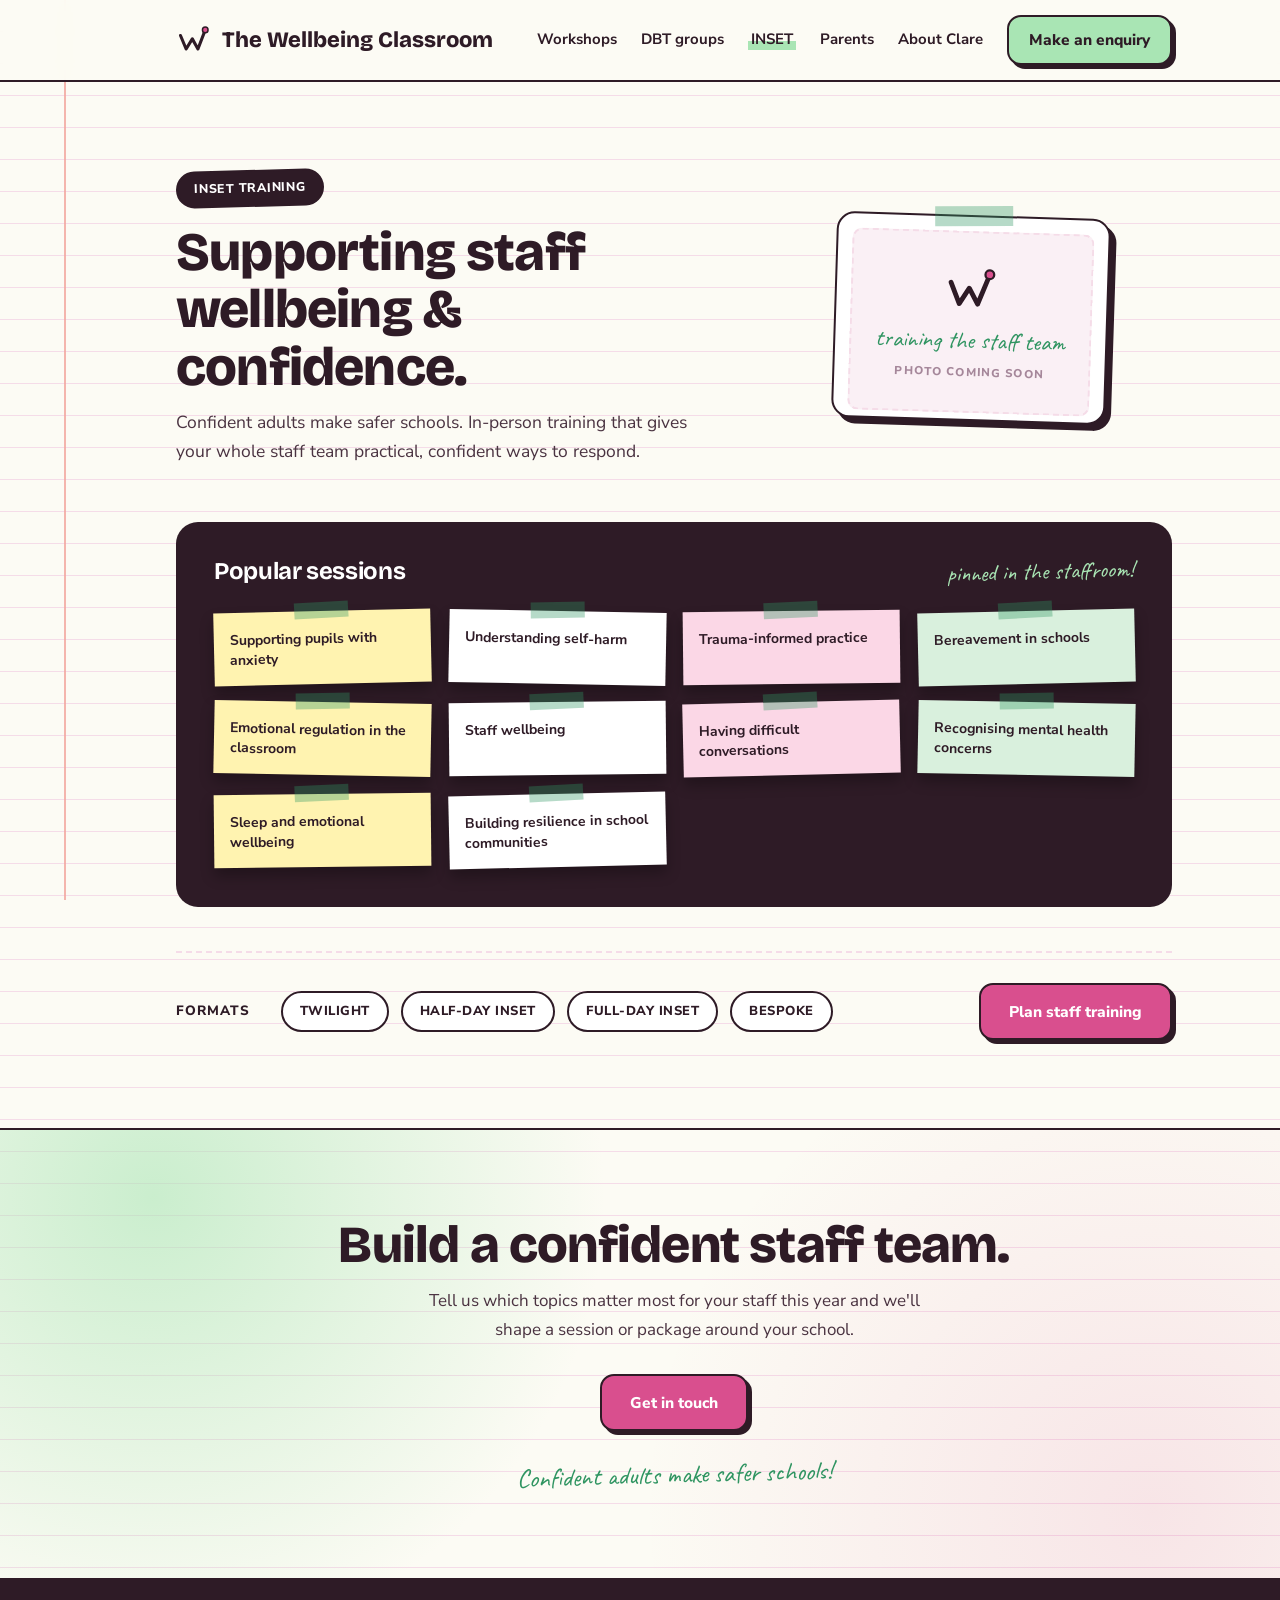
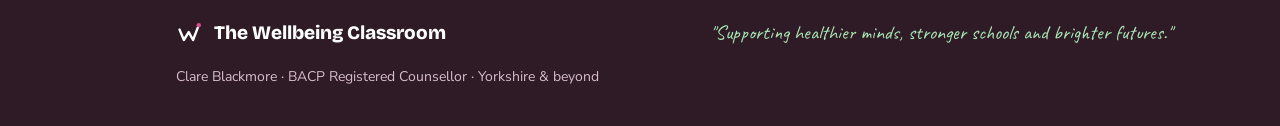
<file: inset-training.html>
<!DOCTYPE html>
<html lang="en-GB">
<head>
<meta charset="UTF-8">
<meta name="viewport" content="width=device-width, initial-scale=1.0">
<title>INSET Mental Health Training for School Staff | The Wellbeing Classroom</title>
<meta name="description" content="In-person INSET training for Yorkshire school staff: anxiety, self-harm awareness, trauma-informed practice, bereavement and staff wellbeing. Twilight, half-day, full-day and bespoke formats.">
<link rel="preconnect" href="https://fonts.googleapis.com">
<link href="https://fonts.googleapis.com/css2?family=Bricolage+Grotesque:opsz,wght@12..96,400;12..96,600;12..96,800&family=Caveat:wght@600&family=Nunito+Sans:ital,wght@0,400;0,600;0,700;1,400&display=swap" rel="stylesheet">
<link rel="icon" type="image/svg+xml" href="assets/w-rise-badge.svg">
<link rel="stylesheet" href="styles/tokens.css">
<link rel="stylesheet" href="styles/main.css">
<script src="scripts/nav.js" defer></script>
</head>
<body>

<nav>
  <div class="nav-inner">
    <a class="logo" href="index.html">
      <svg class="mark" viewBox="0 0 64 64" fill="none" stroke-linecap="round" stroke-linejoin="round" aria-hidden="true"><path d="M8 24 L18 48 L29 30 L39 48 L52 14" stroke="var(--ink)" stroke-width="5.5"/><circle cx="52" cy="14" r="5" fill="var(--primary)" stroke="var(--ink)" stroke-width="2.6"/></svg>
      <span>The Wellbeing Classroom</span>
    </a>
    <button class="nav-toggle" type="button" aria-expanded="false" aria-controls="nav-links">
      <svg viewBox="0 0 24 24" width="18" height="18" fill="none" aria-hidden="true"><path d="M3 6h18M3 12h18M3 18h18" stroke="currentColor" stroke-width="2.5" stroke-linecap="round"/></svg>
      Menu
    </button>
    <div class="nav-links" id="nav-links">
      <a href="workshops.html">Workshops</a>
      <a href="dbt-skills-groups.html">DBT groups</a>
      <a href="inset-training.html" aria-current="page">INSET</a>
      <a href="parent-workshops.html">Parents</a>
      <a href="about.html">About Clare</a>
      <a href="contact.html" class="btn sun" style="padding:10px 20px">Make an enquiry</a>
    </div>
  </div>
</nav>

<section>
  <div class="wrap">
    <div class="about-grid">
      <div class="sec-head">
        <span class="eyebrow dark">INSET training</span>
        <h1>Supporting staff wellbeing &amp; confidence.</h1>
        <p>Confident adults make safer schools. In-person training that gives your whole staff team practical, confident ways to respond.</p>
      </div>
      <!-- PLACEHOLDER PHOTO: when a real photo is supplied, replace the .photo-well div
           with an <img src="..." alt="..."> and remove aria-hidden from the figure.
           Keep the .photo-card frame and tape treatment. -->
      <figure class="photo-card" aria-hidden="true">
        <div class="photo-well">
          <svg viewBox="0 0 64 64" fill="none" stroke-linecap="round" stroke-linejoin="round"><path d="M8 24 L18 48 L29 30 L39 48 L52 14" stroke="var(--ink)" stroke-width="5.5"/><circle cx="52" cy="14" r="5" fill="var(--primary)" stroke="var(--ink)" stroke-width="2.6"/></svg>
          <span class="hand">training the staff team</span>
          <span class="photo-soon">Photo coming soon</span>
        </div>
      </figure>
    </div>

    <div class="subsec">
      <div class="board">
        <div class="board-head">
          <h2>Popular sessions</h2>
          <span class="hand">pinned in the staffroom!</span>
        </div>
        <div class="board-grid">
          <span class="pin-note">Supporting pupils with anxiety</span>
          <span class="pin-note">Understanding self-harm</span>
          <span class="pin-note">Trauma-informed practice</span>
          <span class="pin-note">Bereavement in schools</span>
          <span class="pin-note">Emotional regulation in the classroom</span>
          <span class="pin-note">Staff wellbeing</span>
          <span class="pin-note">Having difficult conversations</span>
          <span class="pin-note">Recognising mental health concerns</span>
          <span class="pin-note">Sleep and emotional wellbeing</span>
          <span class="pin-note">Building resilience in school communities</span>
        </div>
      </div>
    </div>

    <div class="subsec key-row">
      <span class="key-label">Formats</span>
      <div class="formats"><span>Twilight</span><span>Half-day INSET</span><span>Full-day INSET</span><span>Bespoke</span></div>
      <a href="contact.html" class="btn">Plan staff training</a>
    </div>
  </div>
</section>

<section class="cta">
  <div class="wrap">
    <h2>Build a confident staff team.</h2>
    <p>Tell us which topics matter most for your staff this year and we'll shape a session or package around your school.</p>
    <a href="contact.html" class="btn">Get in touch</a>
    <span class="hand">Confident adults make safer schools!</span>
  </div>
</section>

<footer class="site">
  <div class="wrap">
    <a class="logo" href="index.html"><svg class="mark" viewBox="0 0 64 64" fill="none" stroke-linecap="round" stroke-linejoin="round" aria-hidden="true"><path d="M8 24 L18 48 L29 30 L39 48 L52 14" stroke="#fff" stroke-width="5.5"/><circle cx="52" cy="14" r="5" fill="var(--primary)"/></svg>The Wellbeing Classroom</a>
    <span class="strap">"Supporting healthier minds, stronger schools and brighter futures."</span>
    <span>Clare Blackmore · BACP Registered Counsellor · Yorkshire &amp; beyond</span>
  </div>
</footer>

</body>
</html>
</file>
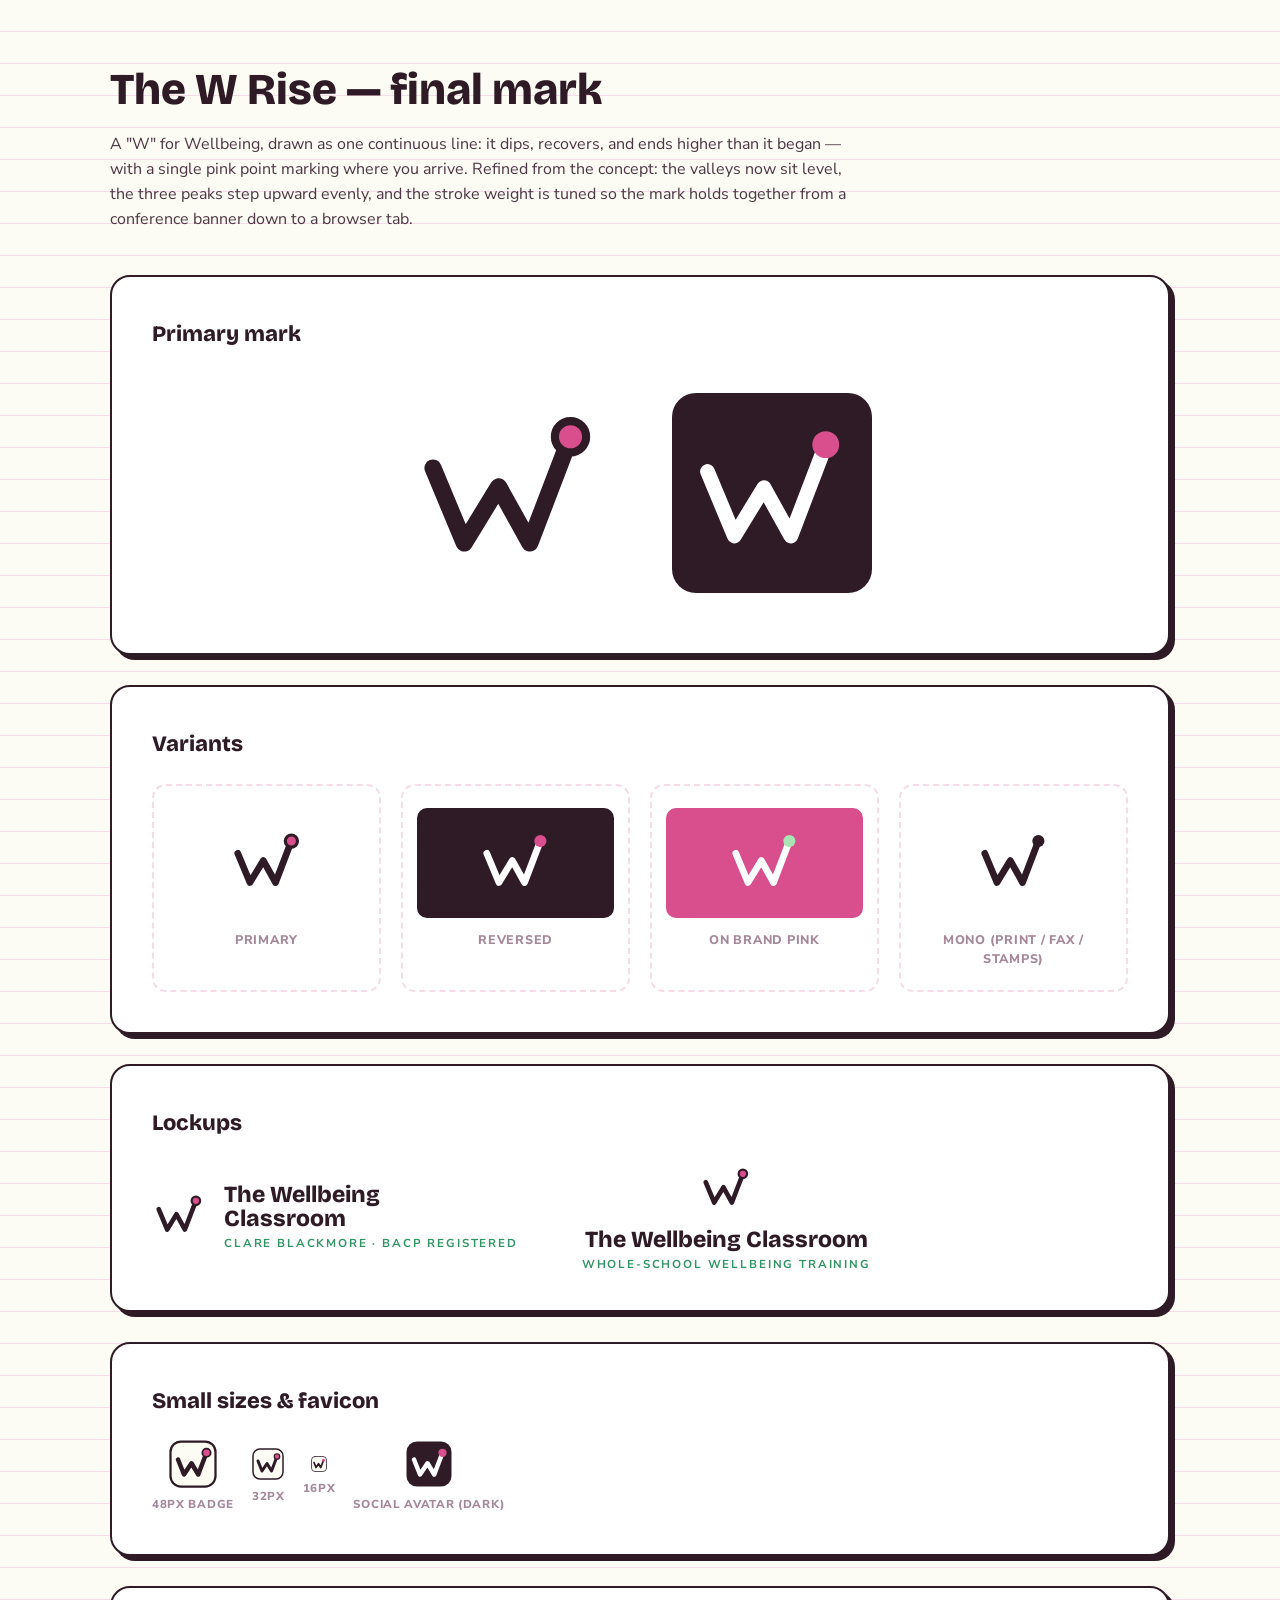
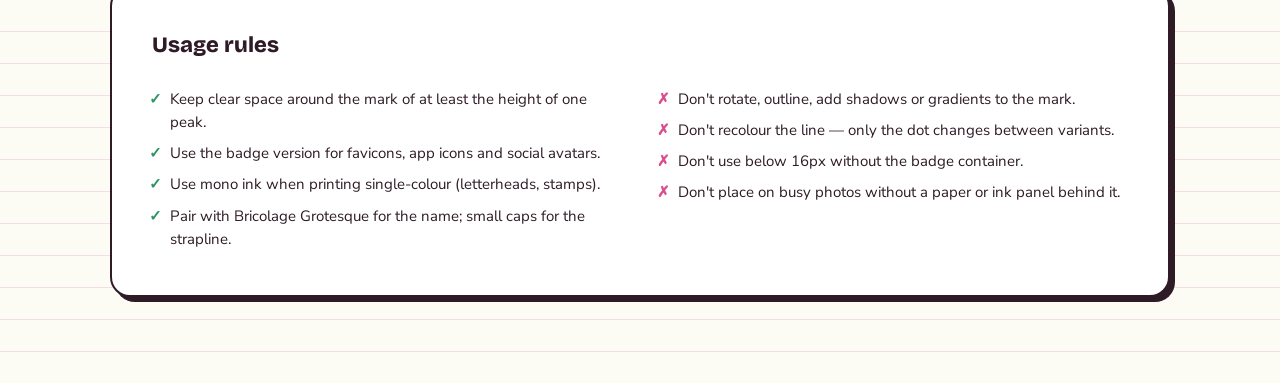
<file: logo-final-w-rise.html>
<!DOCTYPE html>
<html lang="en-GB">
<head>
<meta charset="UTF-8">
<meta name="viewport" content="width=device-width, initial-scale=1.0">
<title>The Wellbeing Classroom — final logo: The W Rise</title>
<link rel="preconnect" href="https://fonts.googleapis.com">
<link href="https://fonts.googleapis.com/css2?family=Bricolage+Grotesque:opsz,wght@12..96,600;12..96,800&family=Nunito+Sans:wght@400;700;800&display=swap" rel="stylesheet">
<style>
  :root{
    --primary:#D94F8E; --highlight:#A9E5B4; --accent:#2F9461;
    --ink:#2E1B26; --paper:#FCFBF4; --rule:#F5DCE8; --tint:#FBD7E6;
  }
  *{margin:0;padding:0;box-sizing:border-box}
  body{font-family:'Nunito Sans',sans-serif;color:var(--ink);background:
    repeating-linear-gradient(to bottom, transparent 0 31px, var(--rule) 31px 32px),
    var(--paper);padding:56px 28px;line-height:1.55}
  .sheet{max-width:1060px;margin:0 auto}
  h1{font-family:'Bricolage Grotesque',sans-serif;font-weight:800;font-size:clamp(30px,4vw,44px);margin-bottom:8px}
  .sub{color:#4d3644;margin-bottom:44px;max-width:74ch}
  .panel{background:#fff;border:2.5px solid var(--ink);border-radius:20px;box-shadow:5px 5px 0 var(--ink);padding:40px;margin-bottom:30px}
  .panel h2{font-family:'Bricolage Grotesque',sans-serif;font-weight:800;font-size:22px;margin-bottom:22px}
  .panel h3{font-family:'Bricolage Grotesque',sans-serif;font-weight:800;font-size:15px;margin-bottom:10px;color:var(--accent);text-transform:uppercase;letter-spacing:.1em}
  .hero-mark{display:flex;align-items:center;justify-content:center;gap:64px;flex-wrap:wrap;padding:20px 0}
  .hero-mark svg.big{width:200px;height:200px}
  .variants{display:grid;grid-template-columns:repeat(4,1fr);gap:20px}
  .var{border:2px dashed var(--rule);border-radius:14px;padding:22px 14px;text-align:center}
  .var .swatch{display:flex;align-items:center;justify-content:center;height:110px;border-radius:10px;margin-bottom:12px}
  .var .swatch svg{width:78px;height:78px}
  .var.on-dark .swatch{background:var(--ink)}
  .var.on-pink .swatch{background:var(--primary)}
  .var p{font-size:12.5px;font-weight:800;letter-spacing:.06em;text-transform:uppercase;color:#a5879a}
  .lockrow{display:flex;gap:64px;flex-wrap:wrap;align-items:center}
  .lock{display:flex;align-items:center;gap:18px}
  .lock svg{width:54px;height:54px;flex:none}
  .lock .words{font-family:'Bricolage Grotesque',sans-serif;font-weight:800;font-size:23px;line-height:1.05}
  .lock .words small{display:block;font-family:'Nunito Sans',sans-serif;font-weight:700;font-size:11.5px;letter-spacing:.16em;text-transform:uppercase;color:var(--accent);margin-top:5px}
  .lock.stacked{flex-direction:column;text-align:center;gap:12px}
  .favrow{display:flex;align-items:center;gap:18px;flex-wrap:wrap}
  .fav{display:flex;flex-direction:column;align-items:center;gap:8px;font-size:11.5px;font-weight:800;color:#a5879a;text-transform:uppercase;letter-spacing:.06em}
  .rules{display:grid;grid-template-columns:1fr 1fr;gap:14px 40px;font-size:15px}
  .rules li{margin-left:18px;padding:4px 0}
  .rules .do li::marker{content:"✓  ";color:var(--accent);font-weight:900}
  .rules .dont li::marker{content:"✗  ";color:var(--primary);font-weight:900}
  @media(max-width:840px){.variants{grid-template-columns:1fr 1fr}.rules{grid-template-columns:1fr}}
</style>
</head>
<body>
<div class="sheet">
  <h1>The W Rise — final mark</h1>
  <p class="sub">A "W" for Wellbeing, drawn as one continuous line: it dips, recovers, and ends higher than it began — with a single pink point marking where you arrive. Refined from the concept: the valleys now sit level, the three peaks step upward evenly, and the stroke weight is tuned so the mark holds together from a conference banner down to a browser tab.</p>

  <div class="panel">
    <h2>Primary mark</h2>
    <div class="hero-mark">
      <svg class="big" viewBox="0 0 64 64" fill="none" stroke-linecap="round" stroke-linejoin="round">
        <path d="M8 24 L18 48 L29 30 L39 48 L52 14" stroke="var(--ink)" stroke-width="5.5"/>
        <circle cx="52" cy="14" r="5" fill="var(--primary)" stroke="var(--ink)" stroke-width="2.6"/>
      </svg>
      <svg class="big" viewBox="0 0 64 64" fill="none" stroke-linecap="round" stroke-linejoin="round" style="background:var(--ink);border-radius:24px;padding:14px">
        <path d="M8 24 L18 48 L29 30 L39 48 L52 14" stroke="#fff" stroke-width="5.5"/>
        <circle cx="52" cy="14" r="5" fill="var(--primary)"/>
      </svg>
    </div>
  </div>

  <div class="panel">
    <h2>Variants</h2>
    <div class="variants">
      <div class="var">
        <div class="swatch">
          <svg viewBox="0 0 64 64" fill="none" stroke-linecap="round" stroke-linejoin="round"><path d="M8 24 L18 48 L29 30 L39 48 L52 14" stroke="var(--ink)" stroke-width="5.5"/><circle cx="52" cy="14" r="5" fill="var(--primary)" stroke="var(--ink)" stroke-width="2.6"/></svg>
        </div>
        <p>Primary</p>
      </div>
      <div class="var on-dark">
        <div class="swatch">
          <svg viewBox="0 0 64 64" fill="none" stroke-linecap="round" stroke-linejoin="round"><path d="M8 24 L18 48 L29 30 L39 48 L52 14" stroke="#fff" stroke-width="5.5"/><circle cx="52" cy="14" r="5" fill="var(--primary)"/></svg>
        </div>
        <p>Reversed</p>
      </div>
      <div class="var on-pink">
        <div class="swatch">
          <svg viewBox="0 0 64 64" fill="none" stroke-linecap="round" stroke-linejoin="round"><path d="M8 24 L18 48 L29 30 L39 48 L52 14" stroke="#fff" stroke-width="5.5"/><circle cx="52" cy="14" r="5" fill="var(--highlight)"/></svg>
        </div>
        <p>On brand pink</p>
      </div>
      <div class="var">
        <div class="swatch">
          <svg viewBox="0 0 64 64" fill="none" stroke-linecap="round" stroke-linejoin="round"><path d="M8 24 L18 48 L29 30 L39 48 L52 14" stroke="var(--ink)" stroke-width="5.5"/><circle cx="52" cy="14" r="5" fill="var(--ink)"/></svg>
        </div>
        <p>Mono (print / fax / stamps)</p>
      </div>
    </div>
  </div>

  <div class="panel">
    <h2>Lockups</h2>
    <div class="lockrow">
      <div class="lock">
        <svg viewBox="0 0 64 64" fill="none" stroke-linecap="round" stroke-linejoin="round"><path d="M8 24 L18 48 L29 30 L39 48 L52 14" stroke="var(--ink)" stroke-width="5.5"/><circle cx="52" cy="14" r="5" fill="var(--primary)" stroke="var(--ink)" stroke-width="2.6"/></svg>
        <div class="words">The Wellbeing<br>Classroom<small>Clare Blackmore · BACP Registered</small></div>
      </div>
      <div class="lock stacked">
        <svg viewBox="0 0 64 64" fill="none" stroke-linecap="round" stroke-linejoin="round"><path d="M8 24 L18 48 L29 30 L39 48 L52 14" stroke="var(--ink)" stroke-width="5.5"/><circle cx="52" cy="14" r="5" fill="var(--primary)" stroke="var(--ink)" stroke-width="2.6"/></svg>
        <div class="words">The Wellbeing Classroom<small>Whole-school wellbeing training</small></div>
      </div>
    </div>
  </div>

  <div class="panel">
    <h2>Small sizes &amp; favicon</h2>
    <div class="favrow">
      <div class="fav">
        <svg viewBox="0 0 64 64" width="48" height="48" fill="none" stroke-linecap="round" stroke-linejoin="round"><rect x="2" y="2" width="60" height="60" rx="14" fill="var(--paper)" stroke="var(--ink)" stroke-width="3"/><path d="M12 26 L20 46 L30 31 L39 46 L50 17" stroke="var(--ink)" stroke-width="6"/><circle cx="50" cy="17" r="5.5" fill="var(--primary)" stroke="var(--ink)" stroke-width="2.4"/></svg>
        48px badge
      </div>
      <div class="fav">
        <svg viewBox="0 0 64 64" width="32" height="32" fill="none" stroke-linecap="round" stroke-linejoin="round"><rect x="2" y="2" width="60" height="60" rx="14" fill="var(--paper)" stroke="var(--ink)" stroke-width="3"/><path d="M12 26 L20 46 L30 31 L39 46 L50 17" stroke="var(--ink)" stroke-width="6"/><circle cx="50" cy="17" r="5.5" fill="var(--primary)" stroke="var(--ink)" stroke-width="2.4"/></svg>
        32px
      </div>
      <div class="fav">
        <svg viewBox="0 0 64 64" width="16" height="16" fill="none" stroke-linecap="round" stroke-linejoin="round"><rect x="2" y="2" width="60" height="60" rx="14" fill="var(--paper)" stroke="var(--ink)" stroke-width="3"/><path d="M12 26 L20 46 L30 31 L39 46 L50 17" stroke="var(--ink)" stroke-width="7"/><circle cx="50" cy="17" r="6" fill="var(--primary)"/></svg>
        16px
      </div>
      <div class="fav">
        <svg viewBox="0 0 64 64" width="48" height="48" fill="none" stroke-linecap="round" stroke-linejoin="round"><rect x="2" y="2" width="60" height="60" rx="14" fill="var(--ink)"/><path d="M12 26 L20 46 L30 31 L39 46 L50 17" stroke="#fff" stroke-width="6"/><circle cx="50" cy="17" r="5.5" fill="var(--primary)"/></svg>
        Social avatar (dark)
      </div>
    </div>
  </div>

  <div class="panel">
    <h2>Usage rules</h2>
    <div class="rules">
      <ul class="do">
        <li>Keep clear space around the mark of at least the height of one peak.</li>
        <li>Use the badge version for favicons, app icons and social avatars.</li>
        <li>Use mono ink when printing single-colour (letterheads, stamps).</li>
        <li>Pair with Bricolage Grotesque for the name; small caps for the strapline.</li>
      </ul>
      <ul class="dont">
        <li>Don't rotate, outline, add shadows or gradients to the mark.</li>
        <li>Don't recolour the line — only the dot changes between variants.</li>
        <li>Don't use below 16px without the badge container.</li>
        <li>Don't place on busy photos without a paper or ink panel behind it.</li>
      </ul>
    </div>
  </div>
</div>
</body>
</html>
</file>
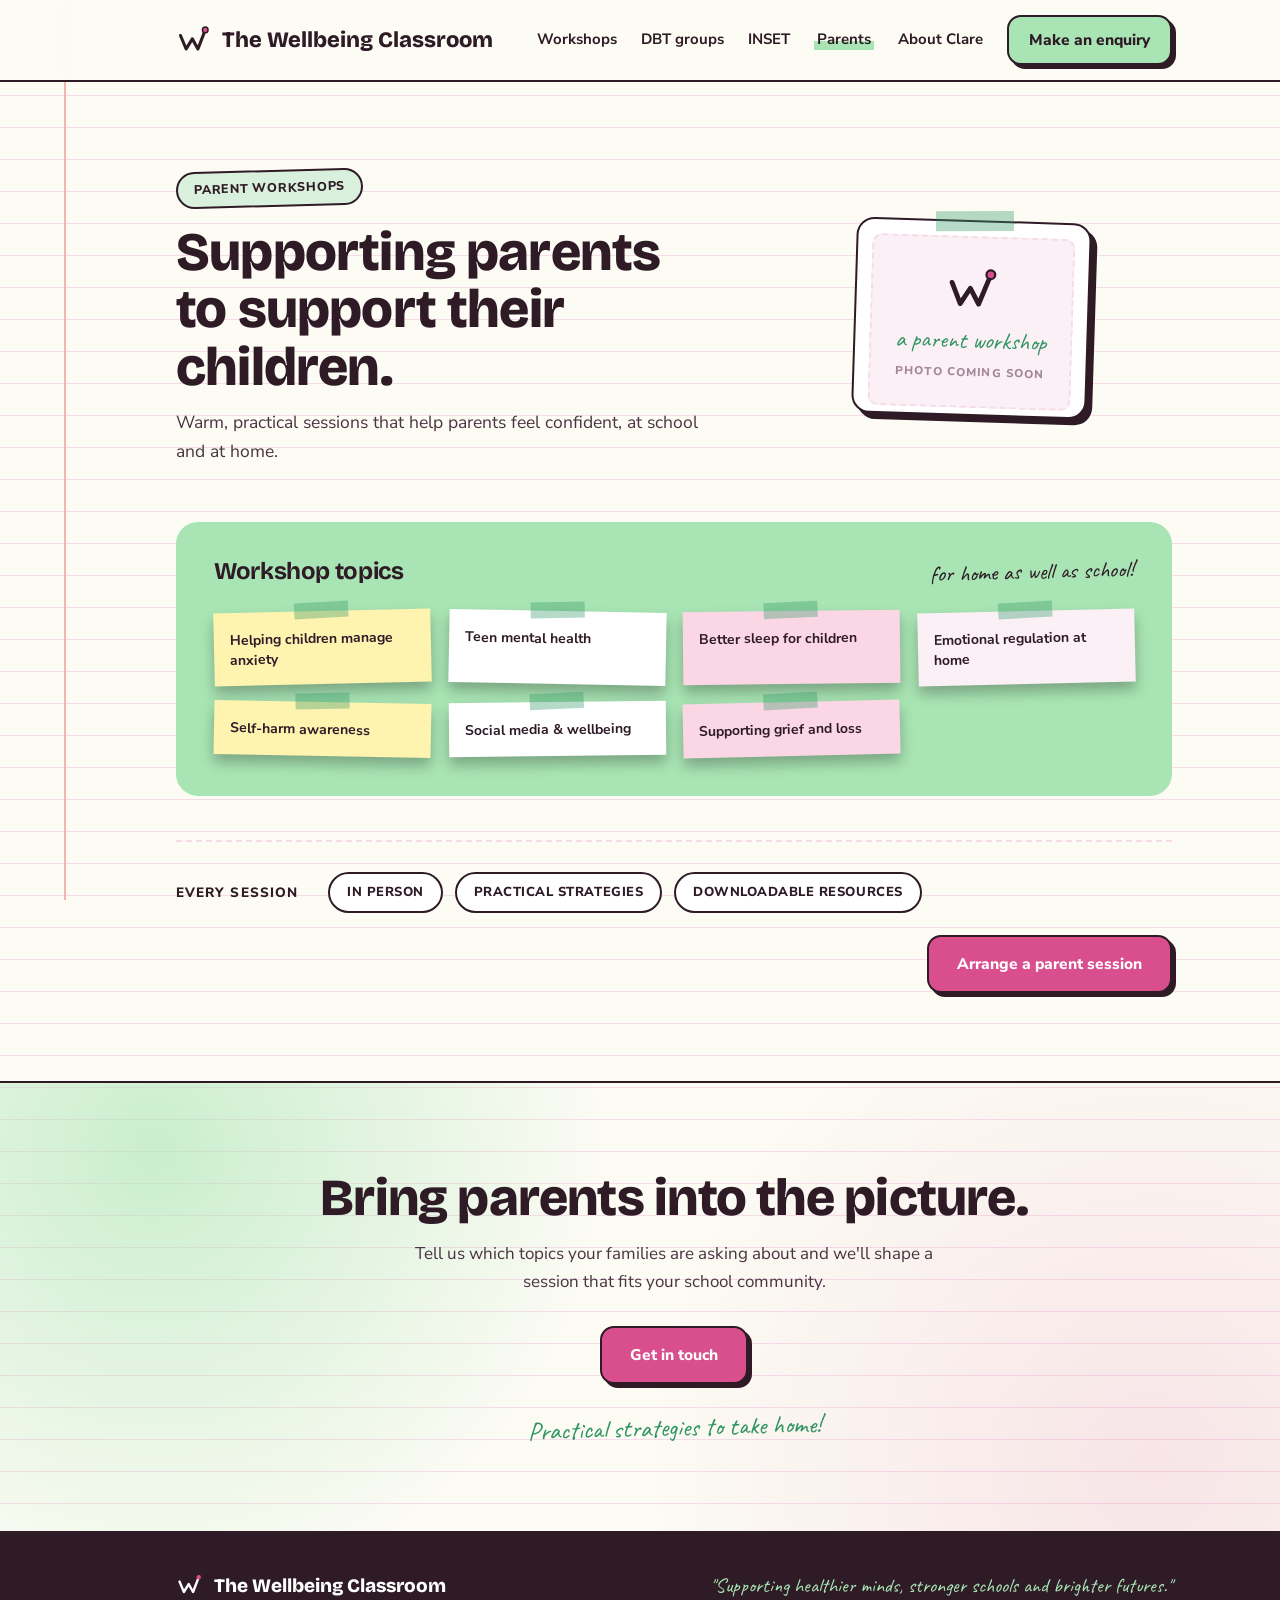
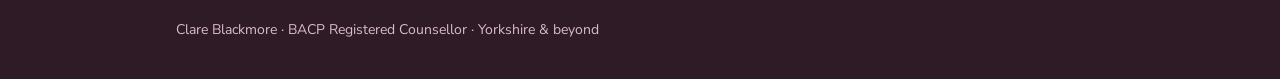
<file: parent-workshops.html>
<!DOCTYPE html>
<html lang="en-GB">
<head>
<meta charset="UTF-8">
<meta name="viewport" content="width=device-width, initial-scale=1.0">
<title>Parent Wellbeing Workshops | The Wellbeing Classroom</title>
<meta name="description" content="In-person workshops helping parents support their children's mental health: anxiety, teen mental health, sleep, emotional regulation, social media and grief. Practical strategies and downloadable resources included.">
<link rel="preconnect" href="https://fonts.googleapis.com">
<link href="https://fonts.googleapis.com/css2?family=Bricolage+Grotesque:opsz,wght@12..96,400;12..96,600;12..96,800&family=Caveat:wght@600&family=Nunito+Sans:ital,wght@0,400;0,600;0,700;1,400&display=swap" rel="stylesheet">
<link rel="icon" type="image/svg+xml" href="assets/w-rise-badge.svg">
<link rel="stylesheet" href="styles/tokens.css">
<link rel="stylesheet" href="styles/main.css">
<script src="scripts/nav.js" defer></script>
</head>
<body>

<nav>
  <div class="nav-inner">
    <a class="logo" href="index.html">
      <svg class="mark" viewBox="0 0 64 64" fill="none" stroke-linecap="round" stroke-linejoin="round" aria-hidden="true"><path d="M8 24 L18 48 L29 30 L39 48 L52 14" stroke="var(--ink)" stroke-width="5.5"/><circle cx="52" cy="14" r="5" fill="var(--primary)" stroke="var(--ink)" stroke-width="2.6"/></svg>
      <span>The Wellbeing Classroom</span>
    </a>
    <button class="nav-toggle" type="button" aria-expanded="false" aria-controls="nav-links">
      <svg viewBox="0 0 24 24" width="18" height="18" fill="none" aria-hidden="true"><path d="M3 6h18M3 12h18M3 18h18" stroke="currentColor" stroke-width="2.5" stroke-linecap="round"/></svg>
      Menu
    </button>
    <div class="nav-links" id="nav-links">
      <a href="workshops.html">Workshops</a>
      <a href="dbt-skills-groups.html">DBT groups</a>
      <a href="inset-training.html">INSET</a>
      <a href="parent-workshops.html" aria-current="page">Parents</a>
      <a href="about.html">About Clare</a>
      <a href="contact.html" class="btn sun" style="padding:10px 20px">Make an enquiry</a>
    </div>
  </div>
</nav>

<section>
  <div class="wrap">
    <div class="about-grid">
      <div class="sec-head">
        <span class="eyebrow green">Parent workshops</span>
        <h1>Supporting parents to support their children.</h1>
        <p>Warm, practical sessions that help parents feel confident, at school and at home.</p>
      </div>
      <!-- PLACEHOLDER PHOTO: when a real photo is supplied, replace the .photo-well div
           with an <img src="..." alt="..."> and remove aria-hidden from the figure.
           Keep the .photo-card frame and tape treatment. -->
      <figure class="photo-card" aria-hidden="true">
        <div class="photo-well">
          <svg viewBox="0 0 64 64" fill="none" stroke-linecap="round" stroke-linejoin="round"><path d="M8 24 L18 48 L29 30 L39 48 L52 14" stroke="var(--ink)" stroke-width="5.5"/><circle cx="52" cy="14" r="5" fill="var(--primary)" stroke="var(--ink)" stroke-width="2.6"/></svg>
          <span class="hand">a parent workshop</span>
          <span class="photo-soon">Photo coming soon</span>
        </div>
      </figure>
    </div>

    <div class="subsec">
      <div class="board green">
        <div class="board-head">
          <h2>Workshop topics</h2>
          <span class="hand">for home as well as school!</span>
        </div>
        <div class="board-grid">
          <span class="pin-note">Helping children manage anxiety</span>
          <span class="pin-note">Teen mental health</span>
          <span class="pin-note">Better sleep for children</span>
          <span class="pin-note">Emotional regulation at home</span>
          <span class="pin-note">Self-harm awareness</span>
          <span class="pin-note">Social media &amp; wellbeing</span>
          <span class="pin-note">Supporting grief and loss</span>
        </div>
      </div>
    </div>

    <div class="subsec key-row">
      <span class="key-label">Every session</span>
      <div class="formats"><span>In person</span><span>Practical strategies</span><span>Downloadable resources</span></div>
      <a href="contact.html" class="btn">Arrange a parent session</a>
    </div>
  </div>
</section>

<section class="cta">
  <div class="wrap">
    <h2>Bring parents into the picture.</h2>
    <p>Tell us which topics your families are asking about and we'll shape a session that fits your school community.</p>
    <a href="contact.html" class="btn">Get in touch</a>
    <span class="hand">Practical strategies to take home!</span>
  </div>
</section>

<footer class="site">
  <div class="wrap">
    <a class="logo" href="index.html"><svg class="mark" viewBox="0 0 64 64" fill="none" stroke-linecap="round" stroke-linejoin="round" aria-hidden="true"><path d="M8 24 L18 48 L29 30 L39 48 L52 14" stroke="#fff" stroke-width="5.5"/><circle cx="52" cy="14" r="5" fill="var(--primary)"/></svg>The Wellbeing Classroom</a>
    <span class="strap">"Supporting healthier minds, stronger schools and brighter futures."</span>
    <span>Clare Blackmore · BACP Registered Counsellor · Yorkshire &amp; beyond</span>
  </div>
</footer>

</body>
</html>
</file>
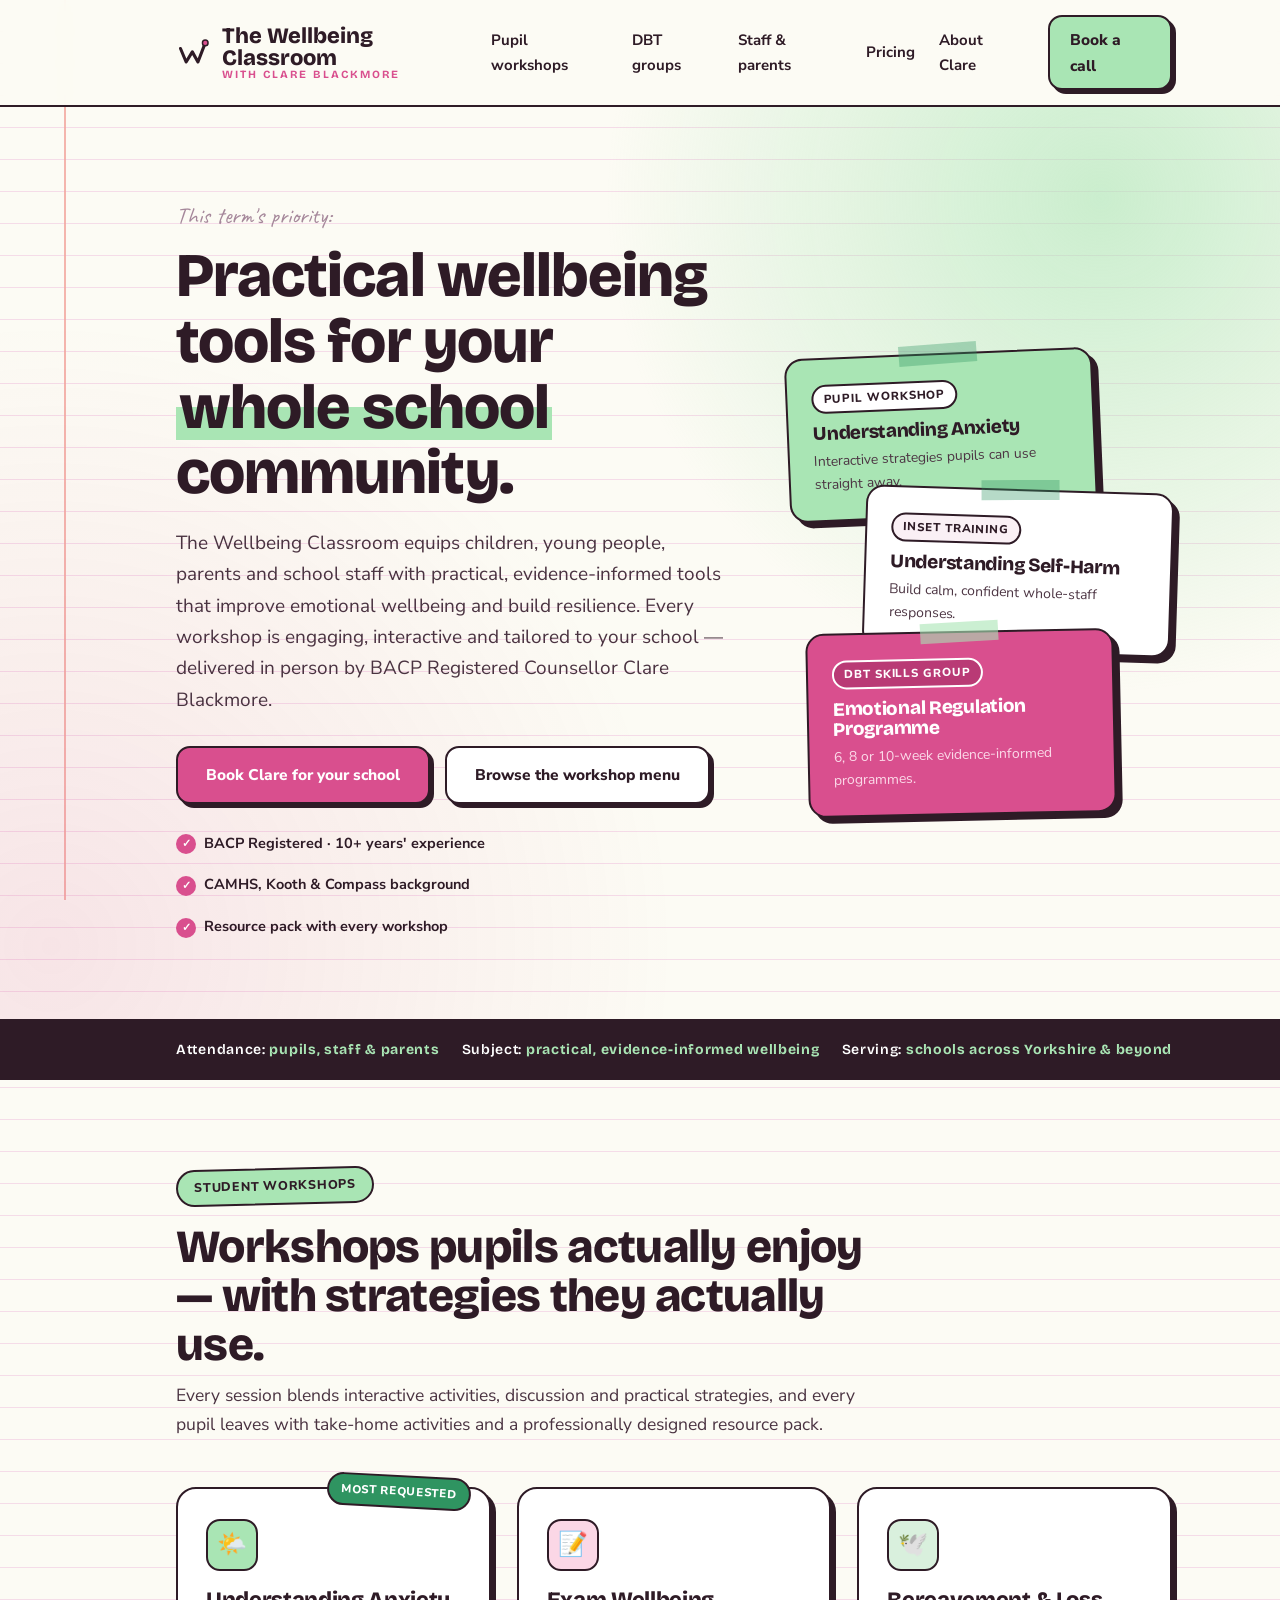
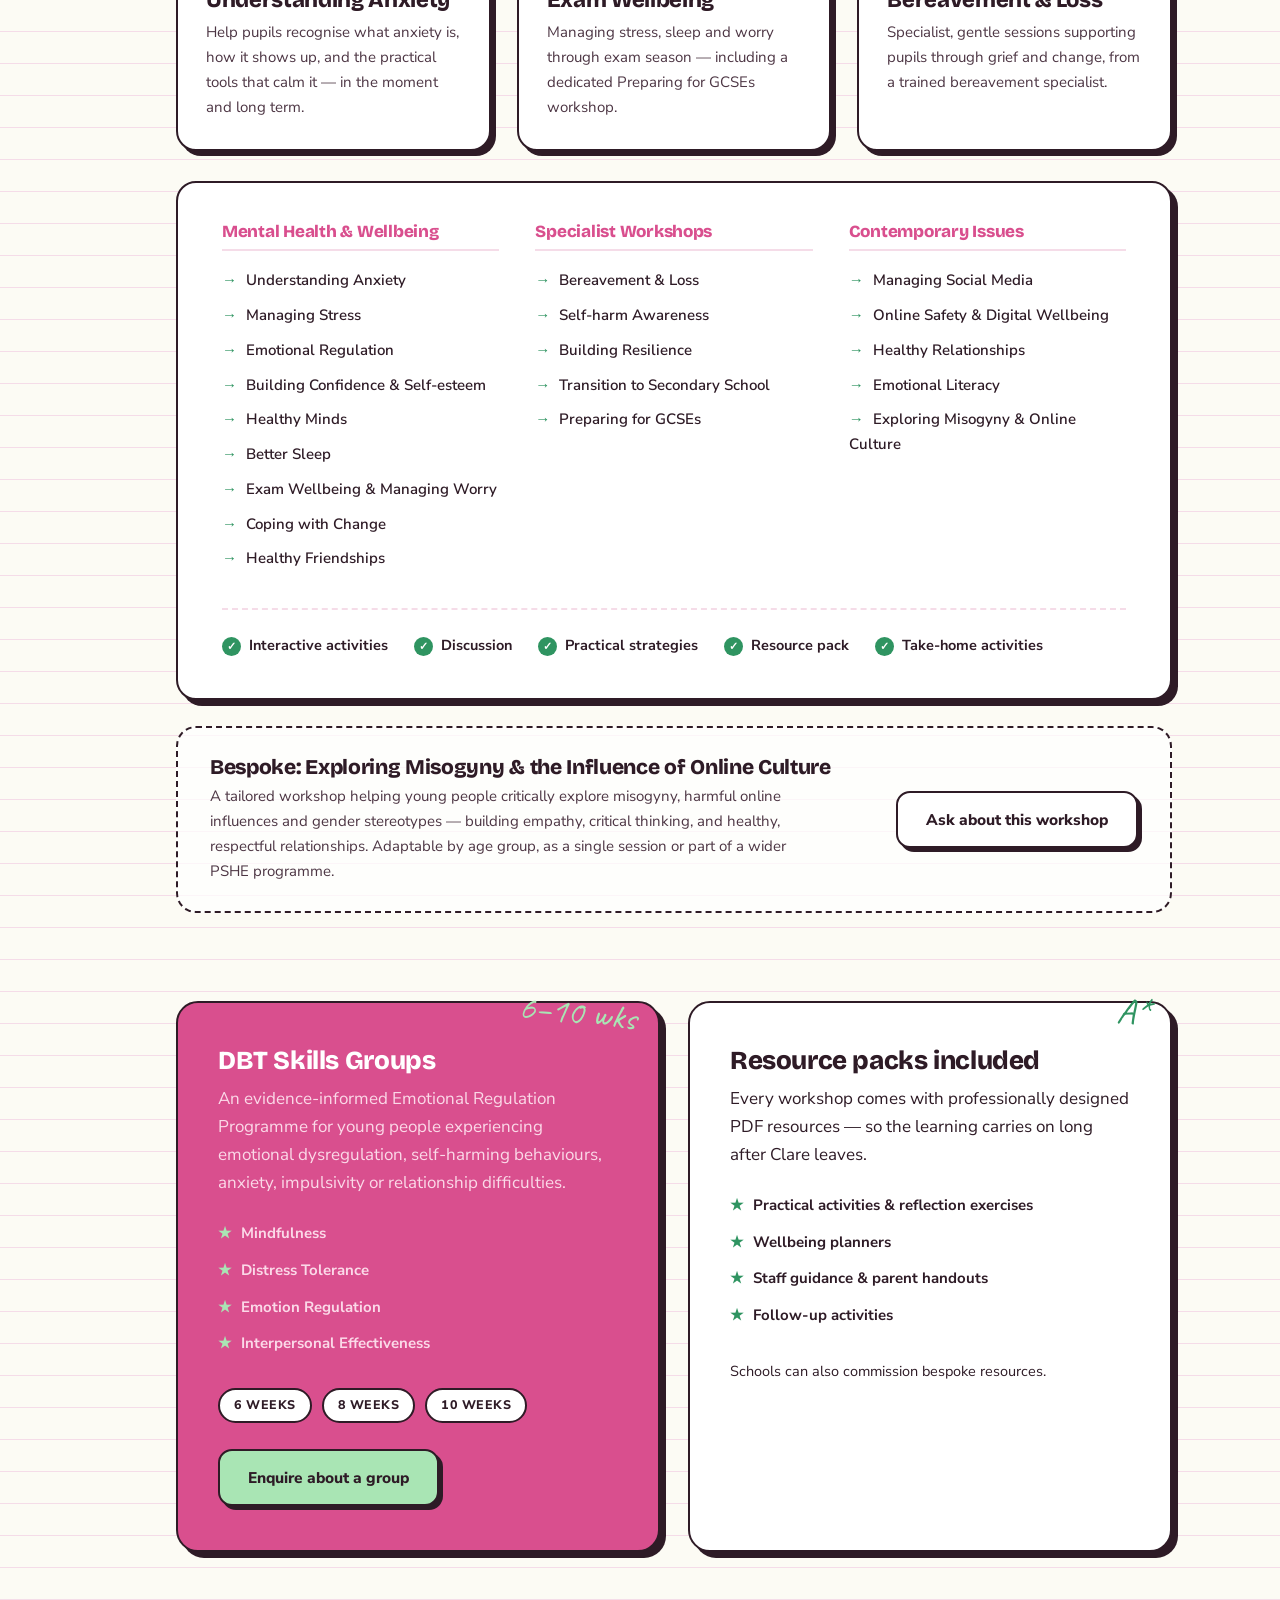
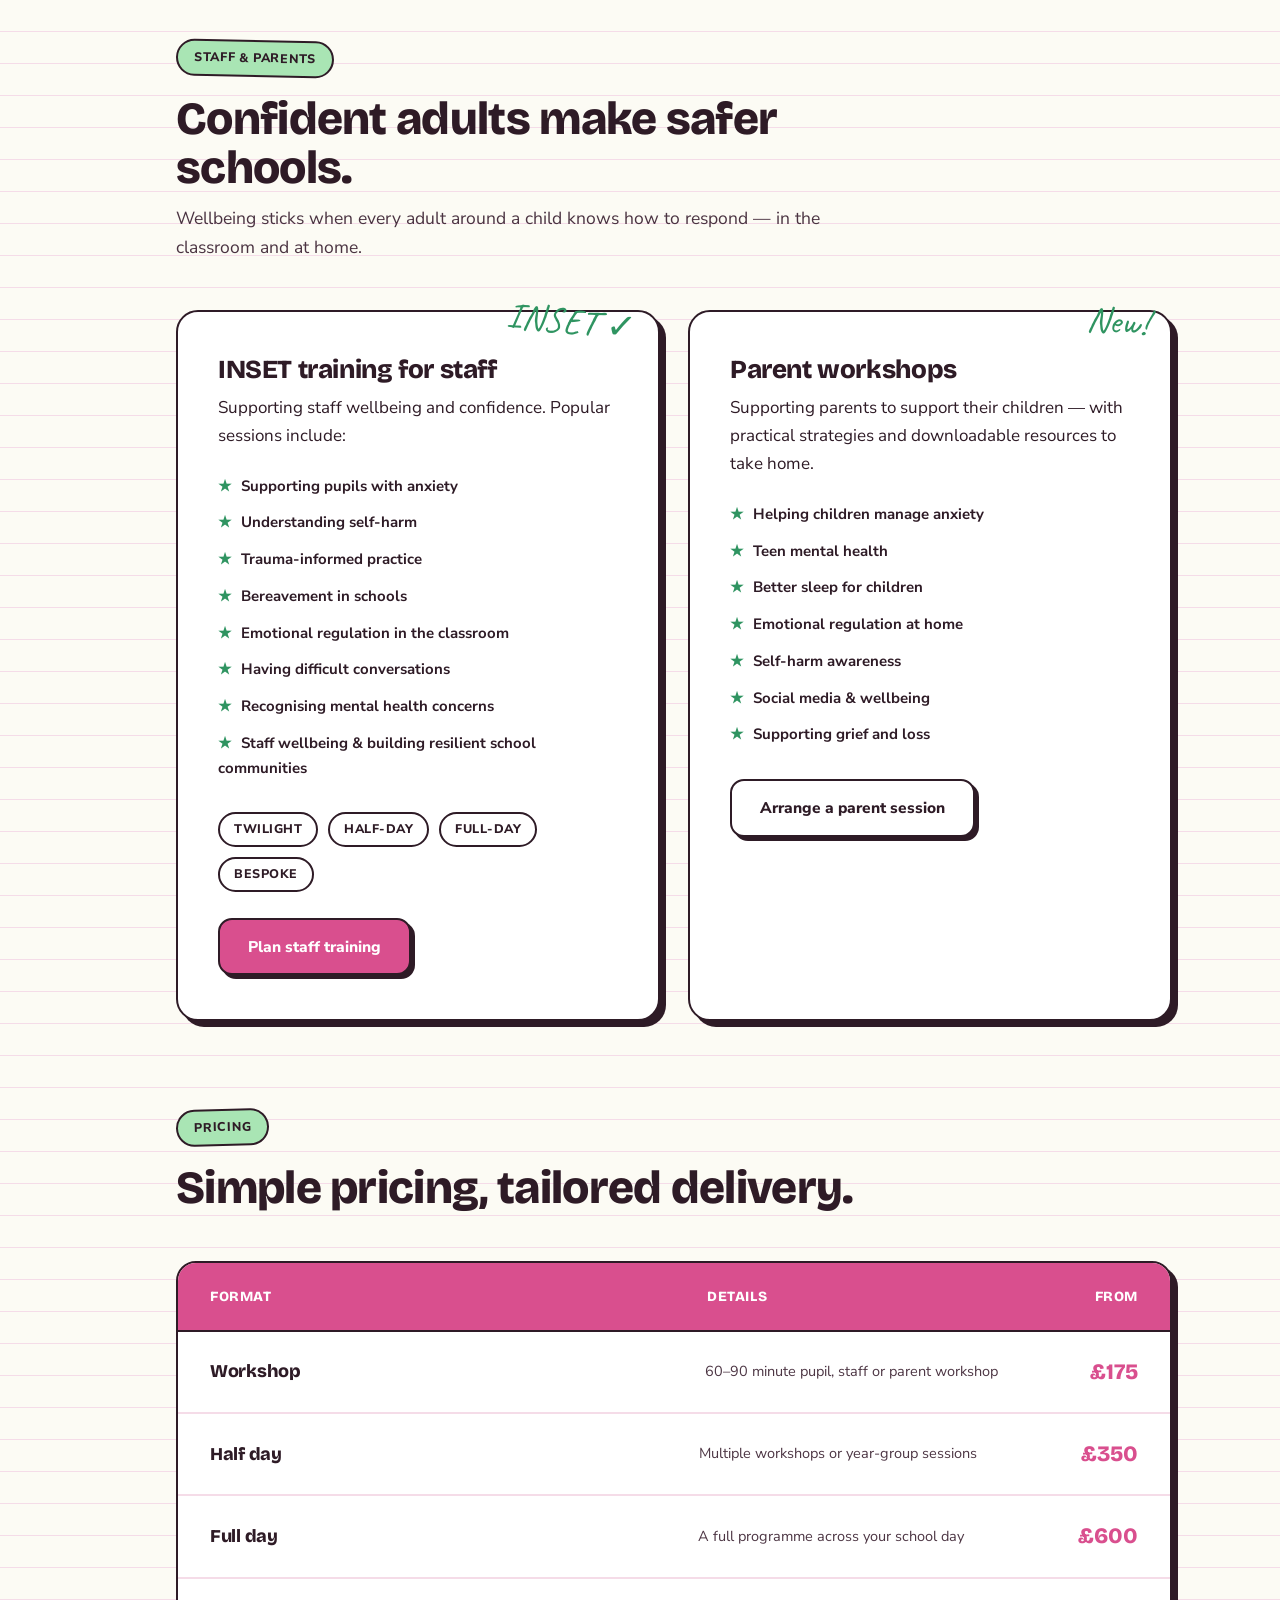
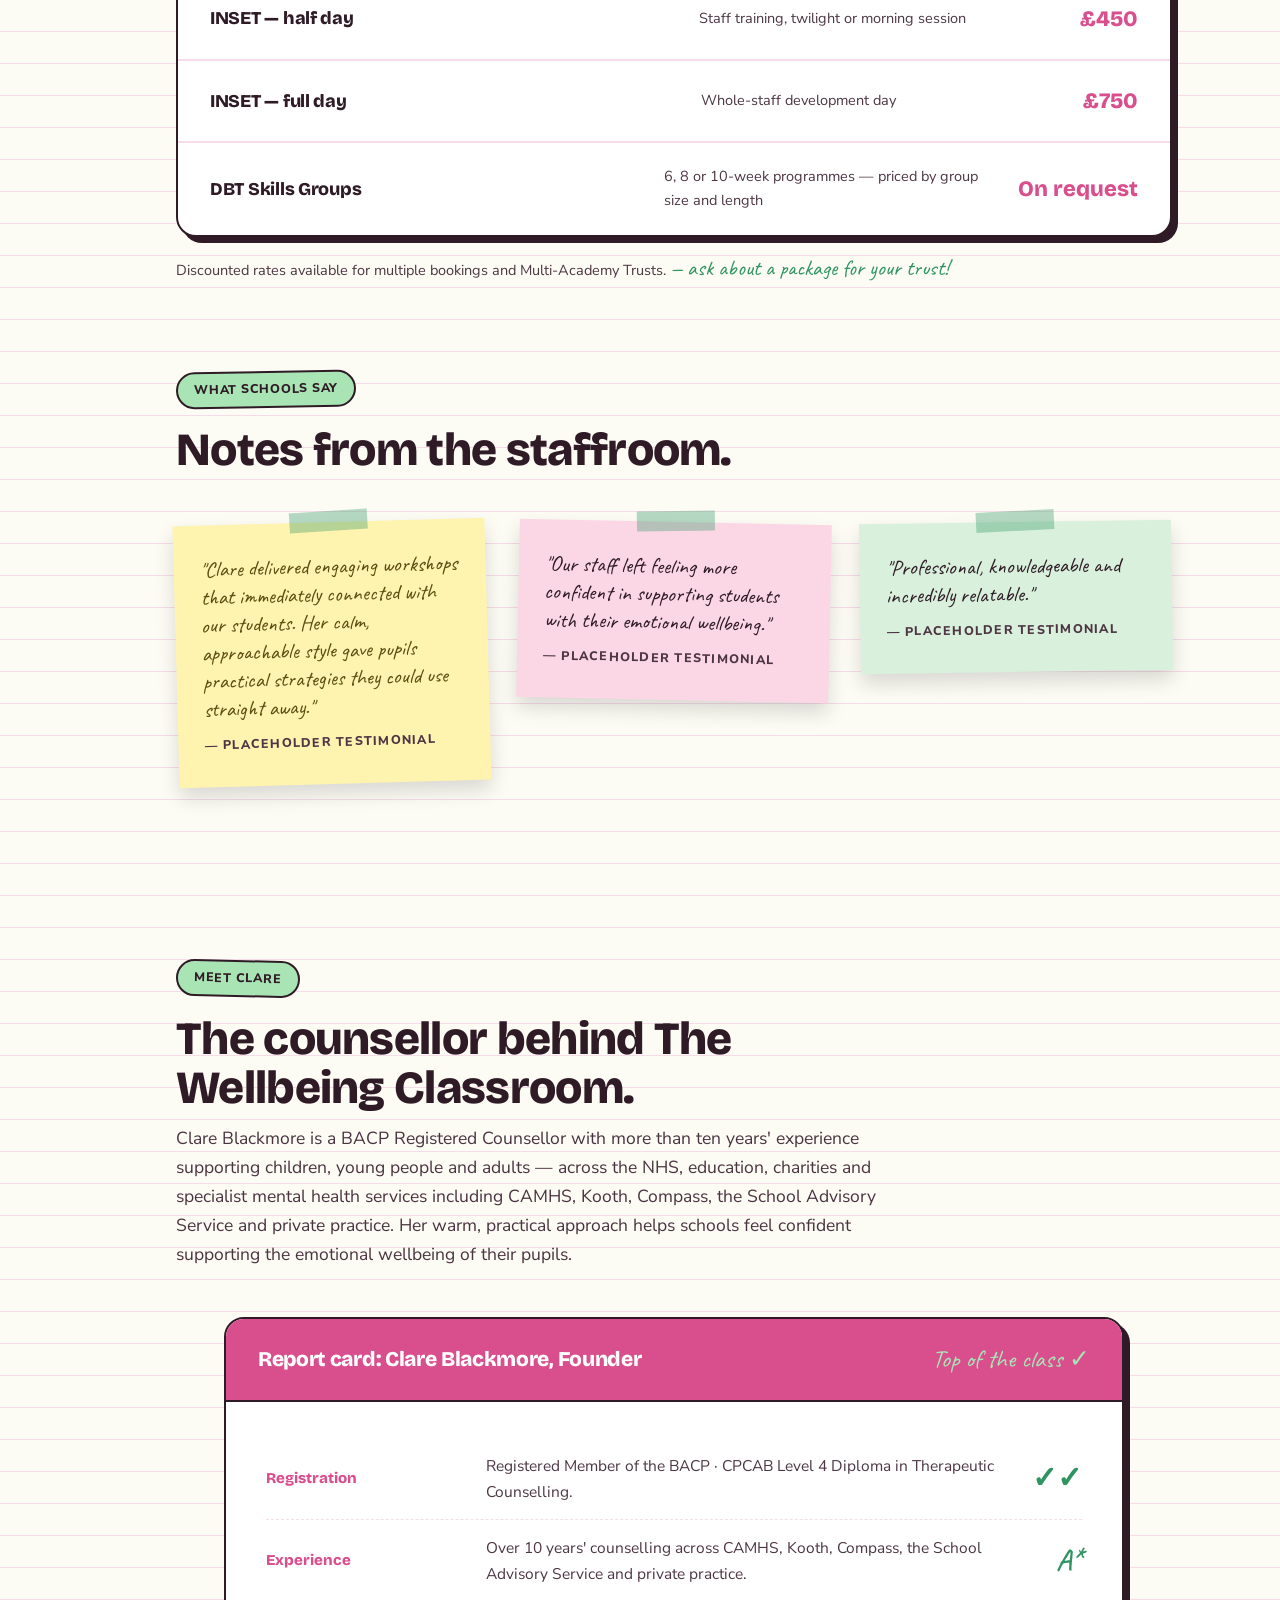
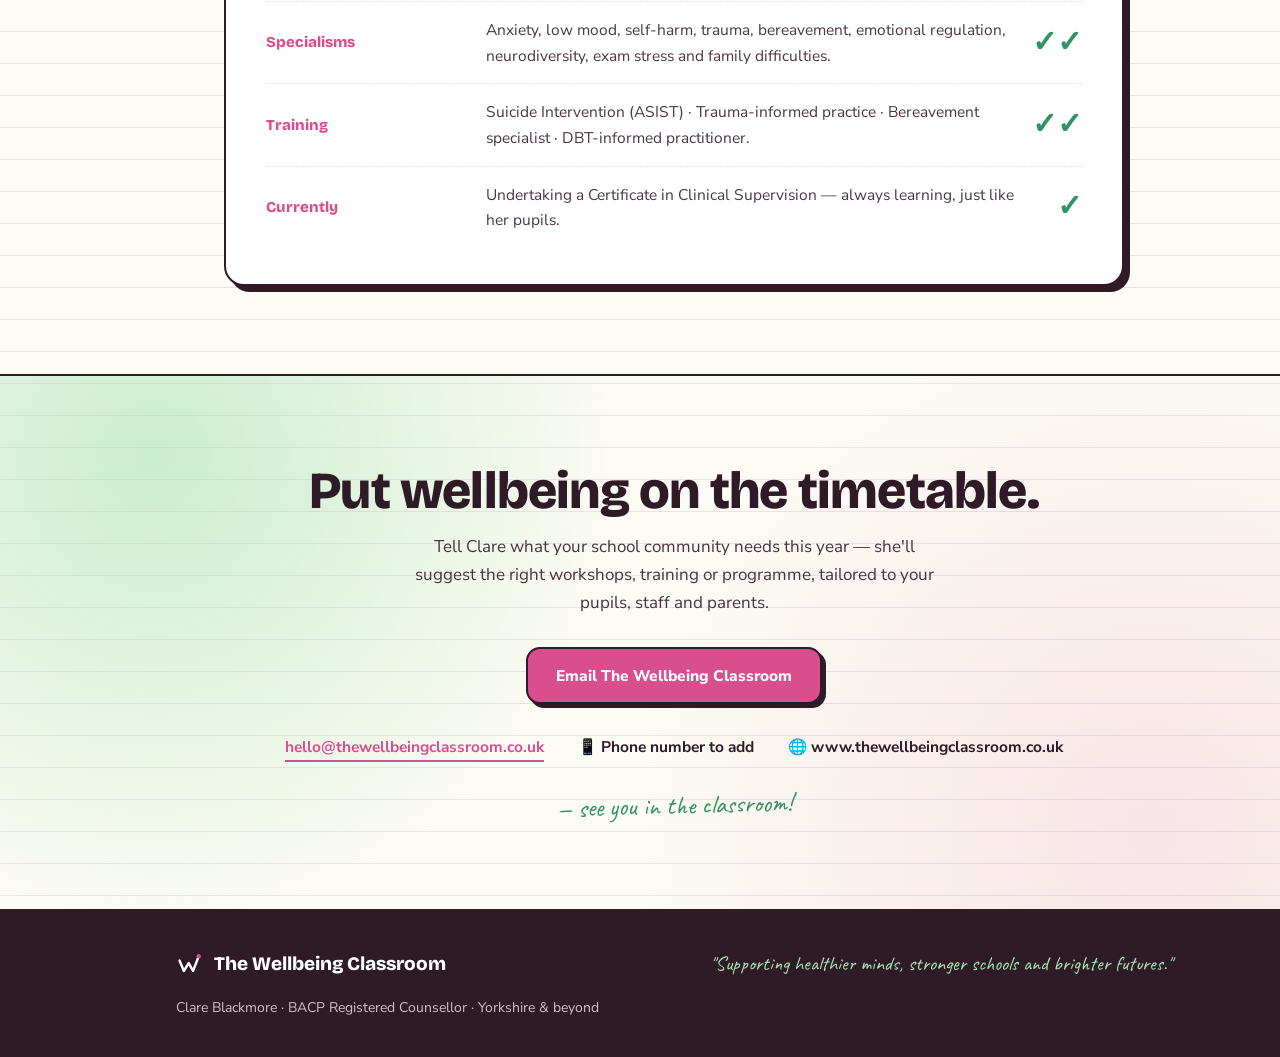
<file: wellbeing-classroom-preview.html>
<!DOCTYPE html>
<html lang="en-GB">
<head>
<meta charset="UTF-8">
<meta name="viewport" content="width=device-width, initial-scale=1.0">
<title>The Wellbeing Classroom — Mental Health &amp; Wellbeing Support for Schools</title>
<meta name="description" content="Practical, evidence-informed wellbeing workshops, DBT skills groups, INSET training and parent sessions for schools across Yorkshire — from BACP Registered Counsellor Clare Blackmore.">
<link rel="preconnect" href="https://fonts.googleapis.com">
<link href="https://fonts.googleapis.com/css2?family=Bricolage+Grotesque:opsz,wght@12..96,400;12..96,600;12..96,800&family=Caveat:wght@600&family=Nunito+Sans:ital,wght@0,400;0,600;0,700;1,400&display=swap" rel="stylesheet">
<style>
/* ============================================================
   THE WELLBEING CLASSROOM — BRAND TOKENS
   Change the site's entire colour scheme by editing this file.
   Default: "Rose & Mint" (pink + green — closest to the
   sage-green-and-blush direction Clare mentioned, kept poppy).
   Alternate palettes are at the bottom — copy one over :root
   to switch.
   ============================================================ */

:root{
  /* Core palette */
  --primary:#D94F8E;        /* buttons, panels, headings on colour */
  --primary-dark:#B93A75;   /* hover/pressed */
  --highlight:#A9E5B4;      /* highlighter swipes, badges, sun buttons */
  --accent:#2F9461;         /* handwriting, stickers, doodles */
  --ink:#2E1B26;            /* text + borders */

  /* Notepad surfaces */
  --paper:#FCFBF4;          /* page background */
  --rule:#F5DCE8;           /* ruled notebook lines */
  --margin:#F3A8A0;         /* red margin line */
  --note:#FFF3B0;           /* sticky notes */

  /* Tints (derived — keep in the primary/highlight families) */
  --tint-primary:#FBD7E6;   /* light primary backgrounds */
  --tint-highlight:#D9F0DD; /* light highlight backgrounds */
  --tint-neutral:#FAF0F5;   /* pills, subtle fills */
  --text-on-primary:#FBD9E8;/* body text on primary panels */
  --body:#4a3341;           /* body copy */
  --body-soft:#4d3644;      /* secondary copy */
  --faded:#A5879A;          /* dates, hints */
  --footer-text:#D9BCCB;

  /* Hero / CTA gradient stops */
  --glow-a:rgba(169,229,180,.6);   /* highlight glow */
  --glow-b:rgba(217,79,142,.13);   /* primary glow */
  --tape:rgba(47,148,97,.35);      /* washi tape on cards */

  /* Type */
  --font-display:'Bricolage Grotesque',sans-serif;
  --font-body:'Nunito Sans',sans-serif;
  --font-hand:'Caveat',cursive;
}

/* ------------------------------------------------------------
   ALTERNATE PALETTES (approved mockup colourways)
   To use one, replace the matching variables in :root above.
   ------------------------------------------------------------

   RASPBERRY & CUSTARD (pink + yellow)
   --primary:#D6336C; --primary-dark:#B02458;
   --highlight:#FFC93C; --accent:#FF6B57; --ink:#33202A;
   --rule:#F5DDE6; --tint-primary:#FBD9E4; --tint-highlight:#FFD9D2;
   --tint-neutral:#FAF0F3; --text-on-primary:#FBDCE7;
   --body:#4a3340; --body-soft:#4d3644; --faded:#A58794;
   --footer-text:#D9BCC9;
   --glow-a:rgba(255,201,60,.55); --glow-b:rgba(214,51,108,.12);
   --tape:rgba(255,107,87,.4);

   ORCHARD (green + apricot)
   --primary:#2E7D4F; --primary-dark:#23623E;
   --highlight:#FFBE76; --accent:#F4633A; --ink:#182B1F;
   --rule:#DCE9DE; --tint-primary:#D6EDDD; --tint-highlight:#FFE3CB;
   --tint-neutral:#EFF6F0; --text-on-primary:#D9EFDF;
   --body:#35443a; --body-soft:#3a4a40; --faded:#7f9686;
   --footer-text:#B7C6BB;
   --glow-a:rgba(255,190,118,.55); --glow-b:rgba(46,125,79,.14);
   --tape:rgba(244,99,58,.35);

   MARIGOLD (orange + peach + olive)
   --primary:#DE5F1D; --primary-dark:#B84F14;
   --highlight:#FFCE9E; --accent:#6F8F3F; --ink:#2E2418;
   --rule:#EFE2CF; --tint-primary:#FFE2C7; --tint-highlight:#E7EFD8;
   --tint-neutral:#FAF2E8; --text-on-primary:#FFE4CB;
   --body:#4a3d2e; --body-soft:#4d4032; --faded:#A89376;
   --footer-text:#D4C6B0;
   --glow-a:rgba(255,206,158,.55); --glow-b:rgba(222,95,29,.12);
   --tape:rgba(111,143,63,.35);
------------------------------------------------------------ */

/* ============================================================
   THE WELLBEING CLASSROOM — MAIN STYLES
   Notepad design system: ruled paper, margin line, chunky
   bordered cards with offset shadows, handwritten annotations.
   Colours come from tokens.css — never hard-code hex here.
   ============================================================ */

*{margin:0;padding:0;box-sizing:border-box}
html{scroll-behavior:smooth}
body{
  font-family:var(--font-body);color:var(--ink);line-height:1.65;font-size:17px;
  background:
    repeating-linear-gradient(to bottom, transparent 0 31px, var(--rule) 31px 32px),
    var(--paper);
}
body::before{content:"";position:fixed;top:0;bottom:0;left:64px;width:2px;background:var(--margin);z-index:0;opacity:.85}
.wrap{max-width:1120px;margin:0 auto;padding:0 28px 0 96px;position:relative;z-index:1}
h1,h2,h3{font-family:var(--font-display);color:var(--ink);line-height:1.06;letter-spacing:-.015em}
.hand{font-family:var(--font-hand);color:var(--accent);font-size:1.35em;line-height:1.2}
.hl{background:linear-gradient(transparent 50%, var(--highlight) 50%, var(--highlight) 94%, transparent 94%);padding:0 3px}

/* Buttons */
.btn{display:inline-block;background:var(--primary);color:#fff;padding:14px 28px;border-radius:14px;text-decoration:none;font-weight:800;font-size:15.5px;border:2.5px solid var(--ink);box-shadow:4px 4px 0 var(--ink);transition:transform .12s, box-shadow .12s}
.btn:hover{transform:translate(-2px,-2px);box-shadow:6px 6px 0 var(--ink)}
.btn:active{transform:translate(2px,2px);box-shadow:1px 1px 0 var(--ink)}
.btn.sun{background:var(--highlight);color:var(--ink)}
.btn.plain{background:#fff;color:var(--ink)}
.eyebrow{display:inline-block;background:var(--highlight);border:2px solid var(--ink);border-radius:999px;padding:6px 16px;font-weight:800;font-size:12.5px;letter-spacing:.06em;text-transform:uppercase;margin-bottom:18px;transform:rotate(-1.5deg);color:var(--ink)}

/* Nav */
nav{position:sticky;top:0;z-index:20;background:color-mix(in srgb, var(--paper) 94%, transparent);backdrop-filter:blur(8px);border-bottom:2.5px solid var(--ink)}
.nav-inner{max-width:1120px;margin:0 auto;padding:15px 28px 15px 96px;display:flex;align-items:center;justify-content:space-between}
.logo{display:flex;align-items:center;gap:10px;font-family:var(--font-display);font-weight:800;font-size:22px;text-decoration:none;color:var(--ink);line-height:1}
.logo svg.mark{flex:none;width:36px;height:36px}
.logo small{display:block;font-size:11px;letter-spacing:.18em;text-transform:uppercase;font-weight:700;color:var(--primary)}
.nav-links{display:flex;gap:24px;align-items:center;font-size:15px;font-weight:700}
.nav-links a{text-decoration:none;color:var(--ink)}
.nav-links a:hover{color:var(--primary)}

/* Hero */
.hero{
  padding:90px 0 80px;position:relative;
  background:
    radial-gradient(circle at 86% 10%, var(--glow-a), transparent 36%),
    radial-gradient(circle at 4% 92%, var(--glow-b), transparent 42%);
}
.hero-grid{display:grid;grid-template-columns:1.18fr .82fr;gap:56px;align-items:center}
.hero .date{font-family:var(--font-hand);color:var(--faded);font-size:23px;margin-bottom:8px}
.hero h1{font-size:clamp(38px,5.2vw,62px);font-weight:800;margin-bottom:22px}
.hero p.lede{font-size:19px;max-width:54ch;margin-bottom:30px;color:var(--body)}
.hero-ctas{display:flex;gap:15px;flex-wrap:wrap;margin-bottom:28px}
.ticks{display:flex;gap:18px;flex-wrap:wrap;font-size:14.5px;font-weight:700}
.ticks span::before{content:"✓";display:inline-flex;width:20px;height:20px;border-radius:50%;background:var(--primary);color:#fff;align-items:center;justify-content:center;font-size:11px;margin-right:8px;vertical-align:middle}

/* Floating course cards */
.stack{position:relative;min-height:430px}
.card-float{position:absolute;background:#fff;border:2.5px solid var(--ink);border-radius:18px;box-shadow:6px 6px 0 var(--ink);padding:24px;width:80%}
.card-float::before{content:"";position:absolute;top:-11px;left:50%;transform:translateX(-50%) rotate(-2deg);width:78px;height:20px;background:var(--tape)}
.card-float h3{font-size:19px;font-weight:800;margin-bottom:6px}
.card-float p{font-size:14px;color:var(--body-soft)}
.card-float .pill{display:inline-block;font-size:11.5px;font-weight:800;letter-spacing:.08em;text-transform:uppercase;background:var(--tint-neutral);border:2px solid var(--ink);border-radius:999px;padding:3px 10px;margin-bottom:10px}
.cf1{top:0;left:0;transform:rotate(-2.4deg);background:var(--highlight)}
.cf1 .pill{background:#fff}
.cf2{top:136px;right:0;transform:rotate(1.8deg)}
.cf3{top:278px;left:20px;transform:rotate(-1.2deg);background:var(--primary)}
.cf3 h3{color:#fff}
.cf3 p{color:var(--text-on-primary)}
.cf3 .pill{background:var(--primary-dark);color:#fff;border-color:#fff}
.cf3::before{background:var(--glow-a)}

/* Register strip */
.register{border-top:2.5px solid var(--ink);border-bottom:2.5px solid var(--ink);background:var(--ink);color:#fff;padding:17px 0;position:relative;z-index:1}
.register .wrap{display:flex;justify-content:space-between;gap:18px;flex-wrap:wrap;font-family:var(--font-display);font-weight:600;font-size:14px;letter-spacing:.05em}
.register span b{color:var(--highlight)}

/* Sections */
section{padding:88px 0}
section.tight{padding-top:0}
.sec-head{margin-bottom:48px;max-width:70ch}
.sec-head h2{font-size:clamp(30px,4vw,46px);font-weight:800;margin-bottom:12px}
.sec-head p{color:var(--body);font-size:17.5px}

/* Feature cards (from design 3) */
.courses{display:grid;grid-template-columns:repeat(3,1fr);gap:26px}
.course{background:#fff;border:2.5px solid var(--ink);border-radius:20px;box-shadow:5px 5px 0 var(--ink);padding:30px 28px;transition:transform .15s, box-shadow .15s;position:relative}
.course:hover{transform:translate(-3px,-3px);box-shadow:8px 8px 0 var(--ink)}
.course .emoji{width:52px;height:52px;border-radius:14px;border:2.5px solid var(--ink);display:flex;align-items:center;justify-content:center;font-size:24px;margin-bottom:18px}
.course:nth-child(1) .emoji{background:var(--highlight)}
.course:nth-child(2) .emoji{background:var(--tint-primary)}
.course:nth-child(3) .emoji{background:var(--tint-highlight)}
.course h3{font-size:22px;font-weight:800;margin-bottom:8px}
.course p{font-size:15px;color:var(--body-soft)}
.course .sticker{position:absolute;top:-14px;right:18px;background:var(--accent);color:#fff;border:2px solid var(--ink);border-radius:999px;font-size:11.5px;font-weight:800;letter-spacing:.06em;text-transform:uppercase;padding:5px 12px;transform:rotate(3deg)}

/* Workshop menu (multi-column list) */
.menu-board{border:2.5px solid var(--ink);background:#fff;border-radius:20px;box-shadow:6px 6px 0 var(--ink);padding:40px 44px;margin-top:30px}
.menu-cols{display:grid;grid-template-columns:repeat(3,1fr);gap:36px}
.menu-cols h3{font-size:17px;font-weight:800;color:var(--primary);margin-bottom:12px;padding-bottom:8px;border-bottom:2px solid var(--rule)}
.menu-cols ul{list-style:none}
.menu-cols li{padding:5px 0;font-size:15px;font-weight:600}
.menu-cols li::before{content:"→";color:var(--accent);margin-right:9px;font-weight:900}
.includes{margin-top:32px;padding-top:24px;border-top:2px dashed var(--rule);display:flex;gap:16px 26px;flex-wrap:wrap;font-size:14.5px;font-weight:700}
.includes span::before{content:"✓";color:#fff;background:var(--accent);display:inline-flex;width:19px;height:19px;border-radius:50%;align-items:center;justify-content:center;font-size:10.5px;margin-right:8px;vertical-align:middle}

/* Bespoke / highlight dashed box */
.bespoke{margin-top:26px;border:2.5px dashed var(--ink);border-radius:20px;padding:28px 32px;display:flex;justify-content:space-between;align-items:center;gap:24px;flex-wrap:wrap;background:color-mix(in srgb, #fff 70%, transparent)}
.bespoke h3{font-size:21px;font-weight:800;margin-bottom:6px}
.bespoke p{font-size:15px;color:var(--body-soft);max-width:64ch}

/* Audience panels */
.aud{display:grid;grid-template-columns:1fr 1fr;gap:28px}
.book{border:2.5px solid var(--ink);border-radius:22px;padding:44px 40px;background:#fff;position:relative;box-shadow:6px 6px 0 var(--ink)}
.book.blue{background:var(--primary);color:var(--text-on-primary)}
.book.blue h3{color:#fff}
.book.blue p{color:var(--text-on-primary)}
.book h3{font-size:26px;font-weight:800;margin-bottom:10px}
.book .grade{position:absolute;top:-20px;right:22px;font-family:var(--font-hand);font-size:36px;color:var(--accent);transform:rotate(6deg)}
.book.blue .grade{color:var(--highlight)}
.book ul{list-style:none;margin:18px 0 26px}
.book li{padding:6px 0;font-weight:700;font-size:15px}
.book li::before{content:"★";color:var(--accent);margin-right:10px}
.book.blue li::before{color:var(--highlight)}
.book .formats{display:flex;gap:10px;flex-wrap:wrap;margin:4px 0 26px}
.book .formats span{border:2px solid var(--ink);background:#fff;color:var(--ink);border-radius:999px;padding:5px 14px;font-size:12.5px;font-weight:800;letter-spacing:.04em;text-transform:uppercase}

/* Pricing table */
.price-table{border:2.5px solid var(--ink);background:#fff;border-radius:20px;box-shadow:6px 6px 0 var(--ink);overflow:hidden;margin-top:8px}
.price-row{display:grid;grid-template-columns:1.3fr 1fr auto;gap:22px;align-items:center;padding:22px 32px;border-bottom:2px solid var(--rule)}
.price-row:last-child{border-bottom:0}
.price-row.head{background:var(--primary);color:#fff;border-bottom:2.5px solid var(--ink);font-family:var(--font-display);font-weight:800;letter-spacing:.04em;font-size:14px;text-transform:uppercase}
.price-row h3{font-size:18px;font-weight:800}
.price-row .detail{font-size:14.5px;color:var(--body-soft)}
.price-row .price{font-family:var(--font-display);font-weight:800;font-size:22px;color:var(--primary);white-space:nowrap}
.price-note{margin-top:18px;font-size:14.5px;color:var(--body-soft)}
.price-note .hand{font-size:22px}

/* Testimonials as sticky notes */
.stickies{display:grid;grid-template-columns:repeat(3,1fr);gap:30px;align-items:start}
.sticky{background:var(--note);box-shadow:0 10px 20px rgba(0,0,0,.14);padding:30px 26px 34px;font-family:var(--font-hand);font-size:21.5px;line-height:1.3;color:#5c4d10;position:relative}
.sticky::before{content:"";position:absolute;top:-11px;left:50%;transform:translateX(-50%) rotate(-2deg);width:78px;height:20px;background:var(--tape)}
.sticky:nth-child(1){transform:rotate(-1.6deg)}
.sticky:nth-child(2){transform:rotate(1.2deg);background:var(--tint-primary);color:var(--ink)}
.sticky:nth-child(3){transform:rotate(-.8deg);background:var(--tint-highlight);color:var(--ink)}
.sticky footer{margin-top:14px;font-family:var(--font-body);font-size:12.5px;font-weight:800;letter-spacing:.1em;text-transform:uppercase;color:var(--body-soft)}

/* Report card */
.report{border:2.5px solid var(--ink);background:#fff;border-radius:20px;max-width:900px;margin:0 auto;box-shadow:6px 6px 0 var(--ink);overflow:hidden}
.report .rhead{background:var(--primary);color:#fff;padding:20px 32px;display:flex;justify-content:space-between;align-items:center;flex-wrap:wrap;gap:10px;border-bottom:2.5px solid var(--ink)}
.report .rhead h2{color:#fff;font-size:21px;font-weight:800}
.report .rhead span{font-family:var(--font-hand);font-size:25px;color:var(--highlight)}
.report .rbody{padding:36px 40px}
.rrow{display:grid;grid-template-columns:200px 1fr auto;gap:20px;padding:15px 0;border-bottom:1px dashed var(--rule);align-items:center}
.rrow:last-child{border:0}
.rrow .subject{font-family:var(--font-display);font-weight:800;color:var(--primary);font-size:15px}
.rrow .comment{font-size:15.5px;color:var(--body-soft)}
.rrow .mark{font-family:var(--font-hand);font-size:30px;color:var(--accent);font-weight:600}

/* CTA */
.cta{
  text-align:center;border-top:2.5px solid var(--ink);
  background:
    radial-gradient(circle at 12% 15%, var(--glow-a), transparent 38%),
    radial-gradient(circle at 90% 85%, var(--glow-b), transparent 42%);
}
.cta h2{font-size:clamp(32px,4.4vw,52px);font-weight:800;margin-bottom:14px}
.cta p{max-width:54ch;margin:0 auto 30px;color:var(--body)}
.cta .contact-line{display:flex;gap:14px 34px;justify-content:center;flex-wrap:wrap;margin-top:30px;font-weight:700;font-size:15.5px}
.cta .contact-line a{color:var(--primary);text-decoration:none;border-bottom:2px solid var(--primary)}
.cta .hand{display:block;margin-top:28px;font-size:26px;transform:rotate(-1.5deg)}

footer.site{background:var(--ink);color:var(--footer-text);padding:38px 0;font-size:14px;position:relative;z-index:1}
footer.site .wrap{display:flex;justify-content:space-between;gap:16px;flex-wrap:wrap;align-items:center}
footer.site .logo{color:#fff;font-size:19px}
footer.site .logo svg.mark{width:28px;height:28px}
footer.site .strap{font-family:var(--font-hand);font-size:20px;color:var(--highlight)}

@media(max-width:920px){
  body::before{left:26px}
  .wrap{padding-left:52px}
  .nav-inner{padding-left:52px}
  .hero-grid,.aud{grid-template-columns:1fr}
  .courses,.menu-cols,.stickies{grid-template-columns:1fr}
  .stack{display:none}
  .nav-links{display:none}
  .rrow,.price-row{grid-template-columns:1fr;gap:6px}
}

</style>
</head>
<body>

<nav>
  <div class="nav-inner">
    <a class="logo" href="#">
      <svg class="mark" viewBox="0 0 64 64" fill="none" stroke-linecap="round" stroke-linejoin="round" aria-hidden="true"><path d="M8 24 L18 48 L29 30 L39 48 L52 14" stroke="var(--ink)" stroke-width="5.5"/><circle cx="52" cy="14" r="5" fill="var(--primary)" stroke="var(--ink)" stroke-width="2.6"/></svg>
      <span>The Wellbeing Classroom<small>with Clare Blackmore</small></span>
    </a>
    <div class="nav-links">
      <a href="#pupils">Pupil workshops</a>
      <a href="#dbt">DBT groups</a>
      <a href="#staff">Staff &amp; parents</a>
      <a href="#pricing">Pricing</a>
      <a href="#about">About Clare</a>
      <a href="#contact" class="btn sun" style="padding:10px 20px">Book a call</a>
    </div>
  </div>
</nav>

<header class="hero">
  <div class="wrap hero-grid">
    <div>
      <div class="date">This term's priority:</div>
      <h1>Practical wellbeing tools for your <span class="hl">whole school</span> community.</h1>
      <p class="lede">The Wellbeing Classroom equips children, young people, parents and school staff with practical, evidence-informed tools that improve emotional wellbeing and build resilience. Every workshop is engaging, interactive and tailored to your school — delivered in person by BACP Registered Counsellor Clare Blackmore.</p>
      <div class="hero-ctas">
        <a href="#contact" class="btn">Book Clare for your school</a>
        <a href="#pupils" class="btn plain">Browse the workshop menu</a>
      </div>
      <div class="ticks">
        <span>BACP Registered · 10+ years' experience</span>
        <span>CAMHS, Kooth &amp; Compass background</span>
        <span>Resource pack with every workshop</span>
      </div>
    </div>
    <div class="stack" aria-hidden="true">
      <div class="card-float cf1">
        <span class="pill">Pupil workshop</span>
        <h3>Understanding Anxiety</h3>
        <p>Interactive strategies pupils can use straight away.</p>
      </div>
      <div class="card-float cf2">
        <span class="pill">INSET training</span>
        <h3>Understanding Self-Harm</h3>
        <p>Build calm, confident whole-staff responses.</p>
      </div>
      <div class="card-float cf3">
        <span class="pill">DBT skills group</span>
        <h3>Emotional Regulation Programme</h3>
        <p>6, 8 or 10-week evidence-informed programmes.</p>
      </div>
    </div>
  </div>
</header>

<div class="register">
  <div class="wrap">
    <span>Attendance: <b>pupils, staff &amp; parents</b></span>
    <span>Subject: <b>practical, evidence-informed wellbeing</b></span>
    <span>Serving: <b>schools across Yorkshire &amp; beyond</b></span>
  </div>
</div>

<section id="pupils">
  <div class="wrap">
    <div class="sec-head">
      <span class="eyebrow">Student workshops</span>
      <h2>Workshops pupils actually enjoy — with strategies they actually use.</h2>
      <p>Every session blends interactive activities, discussion and practical strategies, and every pupil leaves with take-home activities and a professionally designed resource pack.</p>
    </div>
    <div class="courses">
      <div class="course">
        <span class="sticker">Most requested</span>
        <div class="emoji">🌤️</div>
        <h3>Understanding Anxiety</h3>
        <p>Help pupils recognise what anxiety is, how it shows up, and the practical tools that calm it — in the moment and long term.</p>
      </div>
      <div class="course">
        <div class="emoji">📝</div>
        <h3>Exam Wellbeing</h3>
        <p>Managing stress, sleep and worry through exam season — including a dedicated Preparing for GCSEs workshop.</p>
      </div>
      <div class="course">
        <div class="emoji">🕊️</div>
        <h3>Bereavement &amp; Loss</h3>
        <p>Specialist, gentle sessions supporting pupils through grief and change, from a trained bereavement specialist.</p>
      </div>
    </div>

    <div class="menu-board">
      <div class="menu-cols">
        <div>
          <h3>Mental Health &amp; Wellbeing</h3>
          <ul>
            <li>Understanding Anxiety</li>
            <li>Managing Stress</li>
            <li>Emotional Regulation</li>
            <li>Building Confidence &amp; Self-esteem</li>
            <li>Healthy Minds</li>
            <li>Better Sleep</li>
            <li>Exam Wellbeing &amp; Managing Worry</li>
            <li>Coping with Change</li>
            <li>Healthy Friendships</li>
          </ul>
        </div>
        <div>
          <h3>Specialist Workshops</h3>
          <ul>
            <li>Bereavement &amp; Loss</li>
            <li>Self-harm Awareness</li>
            <li>Building Resilience</li>
            <li>Transition to Secondary School</li>
            <li>Preparing for GCSEs</li>
          </ul>
        </div>
        <div>
          <h3>Contemporary Issues</h3>
          <ul>
            <li>Managing Social Media</li>
            <li>Online Safety &amp; Digital Wellbeing</li>
            <li>Healthy Relationships</li>
            <li>Emotional Literacy</li>
            <li>Exploring Misogyny &amp; Online Culture</li>
          </ul>
        </div>
      </div>
      <div class="includes">
        <span>Interactive activities</span>
        <span>Discussion</span>
        <span>Practical strategies</span>
        <span>Resource pack</span>
        <span>Take-home activities</span>
      </div>
    </div>

    <div class="bespoke">
      <div>
        <h3>Bespoke: Exploring Misogyny &amp; the Influence of Online Culture</h3>
        <p>A tailored workshop helping young people critically explore misogyny, harmful online influences and gender stereotypes — building empathy, critical thinking, and healthy, respectful relationships. Adaptable by age group, as a single session or part of a wider PSHE programme.</p>
      </div>
      <a href="#contact" class="btn plain">Ask about this workshop</a>
    </div>
  </div>
</section>

<section id="dbt" class="tight">
  <div class="wrap">
    <div class="aud">
      <div class="book blue">
        <span class="grade">6–10 wks</span>
        <h3>DBT Skills Groups</h3>
        <p>An evidence-informed Emotional Regulation Programme for young people experiencing emotional dysregulation, self-harming behaviours, anxiety, impulsivity or relationship difficulties.</p>
        <ul>
          <li>Mindfulness</li>
          <li>Distress Tolerance</li>
          <li>Emotion Regulation</li>
          <li>Interpersonal Effectiveness</li>
        </ul>
        <div class="formats"><span>6 weeks</span><span>8 weeks</span><span>10 weeks</span></div>
        <a href="#contact" class="btn sun">Enquire about a group</a>
      </div>
      <div class="book">
        <span class="grade">A*</span>
        <h3>Resource packs included</h3>
        <p>Every workshop comes with professionally designed PDF resources — so the learning carries on long after Clare leaves.</p>
        <ul>
          <li>Practical activities &amp; reflection exercises</li>
          <li>Wellbeing planners</li>
          <li>Staff guidance &amp; parent handouts</li>
          <li>Follow-up activities</li>
        </ul>
        <p style="font-size:14.5px">Schools can also commission bespoke resources.</p>
      </div>
    </div>
  </div>
</section>

<section id="staff" class="tight">
  <div class="wrap">
    <div class="sec-head">
      <span class="eyebrow" style="transform:rotate(1.2deg)">Staff &amp; parents</span>
      <h2>Confident adults make safer schools.</h2>
      <p>Wellbeing sticks when every adult around a child knows how to respond — in the classroom and at home.</p>
    </div>
    <div class="aud">
      <div class="book">
        <span class="grade">INSET ✓</span>
        <h3>INSET training for staff</h3>
        <p>Supporting staff wellbeing and confidence. Popular sessions include:</p>
        <ul>
          <li>Supporting pupils with anxiety</li>
          <li>Understanding self-harm</li>
          <li>Trauma-informed practice</li>
          <li>Bereavement in schools</li>
          <li>Emotional regulation in the classroom</li>
          <li>Having difficult conversations</li>
          <li>Recognising mental health concerns</li>
          <li>Staff wellbeing &amp; building resilient school communities</li>
        </ul>
        <div class="formats"><span>Twilight</span><span>Half-day</span><span>Full-day</span><span>Bespoke</span></div>
        <a href="#contact" class="btn">Plan staff training</a>
      </div>
      <div class="book">
        <span class="grade">New!</span>
        <h3>Parent workshops</h3>
        <p>Supporting parents to support their children — with practical strategies and downloadable resources to take home.</p>
        <ul>
          <li>Helping children manage anxiety</li>
          <li>Teen mental health</li>
          <li>Better sleep for children</li>
          <li>Emotional regulation at home</li>
          <li>Self-harm awareness</li>
          <li>Social media &amp; wellbeing</li>
          <li>Supporting grief and loss</li>
        </ul>
        <a href="#contact" class="btn plain">Arrange a parent session</a>
      </div>
    </div>
  </div>
</section>

<section id="pricing" class="tight">
  <div class="wrap">
    <div class="sec-head">
      <span class="eyebrow">Pricing</span>
      <h2>Simple pricing, tailored delivery.</h2>
    </div>
    <div class="price-table">
      <div class="price-row head"><span>Format</span><span>Details</span><span>From</span></div>
      <div class="price-row">
        <h3>Workshop</h3>
        <span class="detail">60–90 minute pupil, staff or parent workshop</span>
        <span class="price">£175</span>
      </div>
      <div class="price-row">
        <h3>Half day</h3>
        <span class="detail">Multiple workshops or year-group sessions</span>
        <span class="price">£350</span>
      </div>
      <div class="price-row">
        <h3>Full day</h3>
        <span class="detail">A full programme across your school day</span>
        <span class="price">£600</span>
      </div>
      <div class="price-row">
        <h3>INSET — half day</h3>
        <span class="detail">Staff training, twilight or morning session</span>
        <span class="price">£450</span>
      </div>
      <div class="price-row">
        <h3>INSET — full day</h3>
        <span class="detail">Whole-staff development day</span>
        <span class="price">£750</span>
      </div>
      <div class="price-row">
        <h3>DBT Skills Groups</h3>
        <span class="detail">6, 8 or 10-week programmes — priced by group size and length</span>
        <span class="price">On request</span>
      </div>
    </div>
    <p class="price-note">Discounted rates available for multiple bookings and Multi-Academy Trusts. <span class="hand">— ask about a package for your trust!</span></p>
  </div>
</section>

<section class="tight">
  <div class="wrap">
    <div class="sec-head">
      <span class="eyebrow" style="transform:rotate(-1deg)">What schools say</span>
      <h2>Notes from the staffroom.</h2>
    </div>
    <!-- PLACEHOLDER TESTIMONIALS — replace with genuine quotes as Clare collects them -->
    <div class="stickies">
      <div class="sticky">"Clare delivered engaging workshops that immediately connected with our students. Her calm, approachable style gave pupils practical strategies they could use straight away."<footer>— Placeholder testimonial</footer></div>
      <div class="sticky">"Our staff left feeling more confident in supporting students with their emotional wellbeing."<footer>— Placeholder testimonial</footer></div>
      <div class="sticky">"Professional, knowledgeable and incredibly relatable."<footer>— Placeholder testimonial</footer></div>
    </div>
  </div>
</section>

<section id="about">
  <div class="wrap">
    <div class="sec-head">
      <span class="eyebrow" style="transform:rotate(1.2deg)">Meet Clare</span>
      <h2>The counsellor behind The Wellbeing Classroom.</h2>
      <p>Clare Blackmore is a BACP Registered Counsellor with more than ten years' experience supporting children, young people and adults — across the NHS, education, charities and specialist mental health services including CAMHS, Kooth, Compass, the School Advisory Service and private practice. Her warm, practical approach helps schools feel confident supporting the emotional wellbeing of their pupils.</p>
    </div>
    <div class="report">
      <div class="rhead">
        <h2>Report card: Clare Blackmore, Founder</h2>
        <span>Top of the class ✓</span>
      </div>
      <div class="rbody">
        <div class="rrow">
          <div class="subject">Registration</div>
          <div class="comment">Registered Member of the BACP · CPCAB Level 4 Diploma in Therapeutic Counselling.</div>
          <div class="mark">✓✓</div>
        </div>
        <div class="rrow">
          <div class="subject">Experience</div>
          <div class="comment">Over 10 years' counselling across CAMHS, Kooth, Compass, the School Advisory Service and private practice.</div>
          <div class="mark">A*</div>
        </div>
        <div class="rrow">
          <div class="subject">Specialisms</div>
          <div class="comment">Anxiety, low mood, self-harm, trauma, bereavement, emotional regulation, neurodiversity, exam stress and family difficulties.</div>
          <div class="mark">✓✓</div>
        </div>
        <div class="rrow">
          <div class="subject">Training</div>
          <div class="comment">Suicide Intervention (ASIST) · Trauma-informed practice · Bereavement specialist · DBT-informed practitioner.</div>
          <div class="mark">✓✓</div>
        </div>
        <div class="rrow">
          <div class="subject">Currently</div>
          <div class="comment">Undertaking a Certificate in Clinical Supervision — always learning, just like her pupils.</div>
          <div class="mark">✓</div>
        </div>
      </div>
    </div>
  </div>
</section>

<section class="cta" id="contact">
  <div class="wrap">
    <h2>Put wellbeing on the timetable.</h2>
    <p>Tell Clare what your school community needs this year — she'll suggest the right workshops, training or programme, tailored to your pupils, staff and parents.</p>
    <a href="mailto:hello@thewellbeingclassroom.co.uk" class="btn">Email The Wellbeing Classroom</a>
    <div class="contact-line">
      <!-- PLACEHOLDERS: confirm email, add phone number and final domain -->
      <a href="mailto:hello@thewellbeingclassroom.co.uk">hello@thewellbeingclassroom.co.uk</a>
      <span>📱 Phone number to add</span>
      <span>🌐 www.thewellbeingclassroom.co.uk</span>
    </div>
    <span class="hand">— see you in the classroom!</span>
  </div>
</section>

<footer class="site">
  <div class="wrap">
    <a class="logo" href="#"><svg class="mark" viewBox="0 0 64 64" fill="none" stroke-linecap="round" stroke-linejoin="round" aria-hidden="true"><path d="M8 24 L18 48 L29 30 L39 48 L52 14" stroke="#fff" stroke-width="5.5"/><circle cx="52" cy="14" r="5" fill="var(--primary)"/></svg>The Wellbeing Classroom</a>
    <span class="strap">"Supporting healthier minds, stronger schools and brighter futures."</span>
    <span>Clare Blackmore · BACP Registered Counsellor · Yorkshire &amp; beyond</span>
  </div>
</footer>

</body>
</html>
</file>
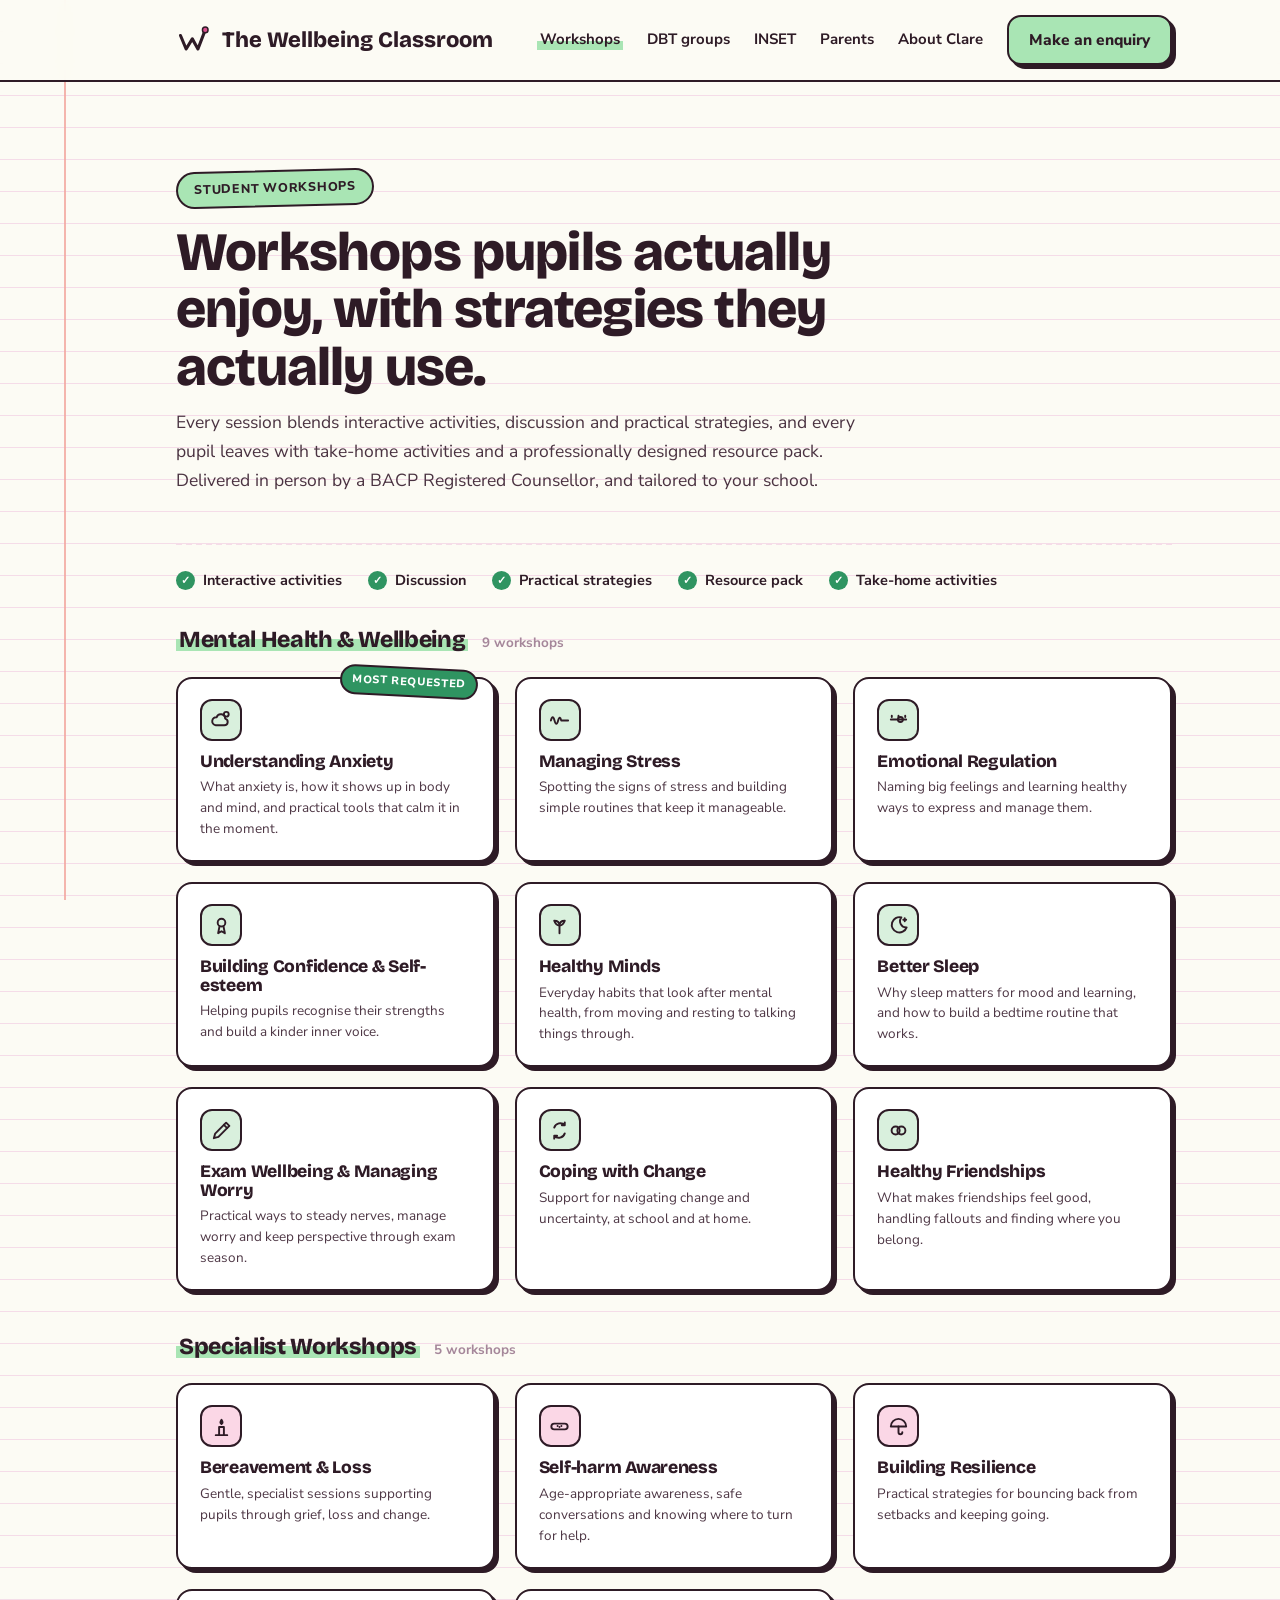
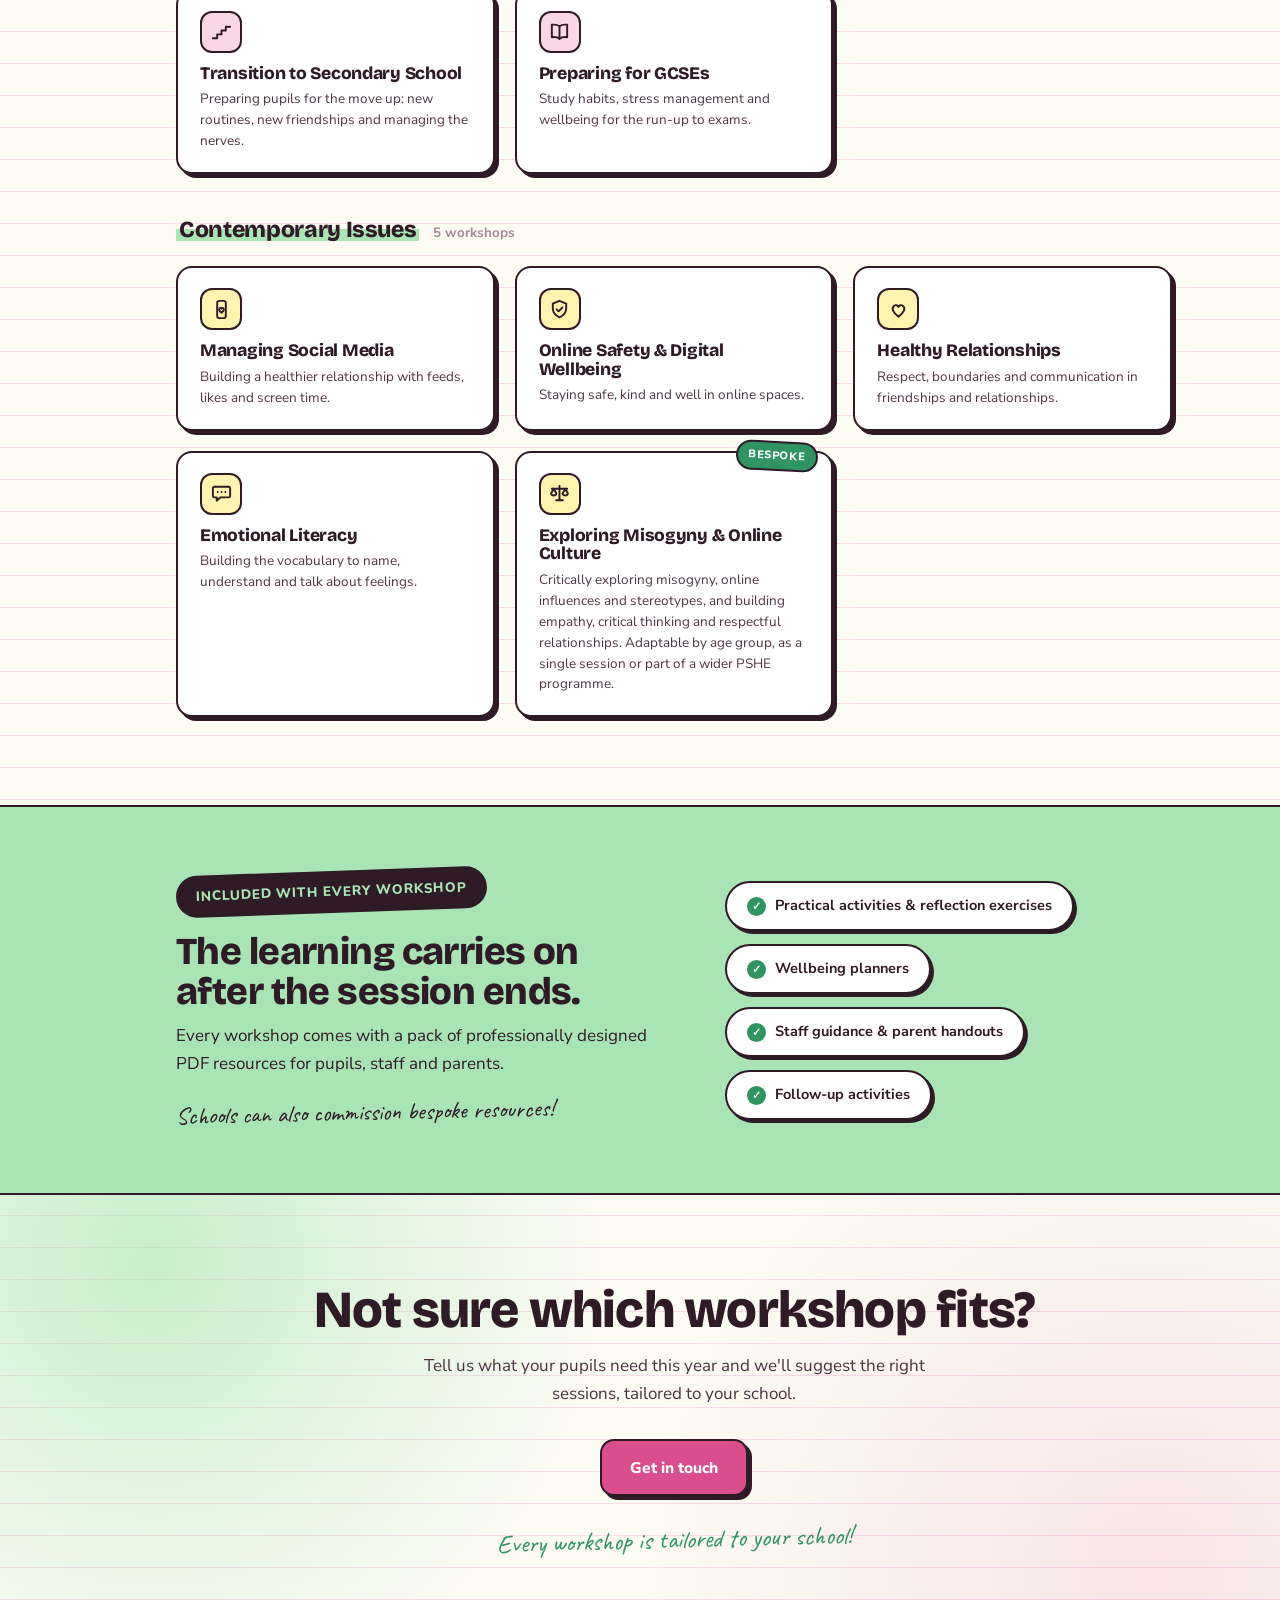
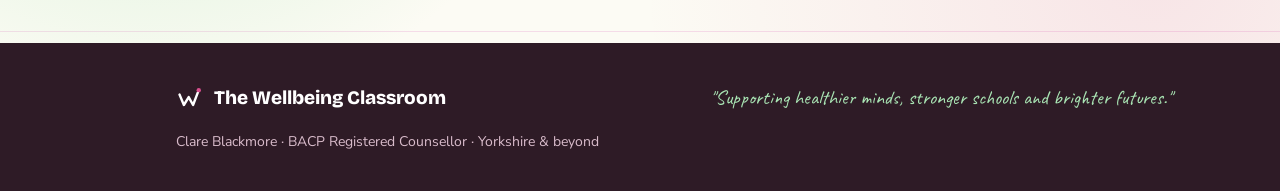
<file: workshops.html>
<!DOCTYPE html>
<html lang="en-GB">
<head>
<meta charset="UTF-8">
<meta name="viewport" content="width=device-width, initial-scale=1.0">
<title>Pupil Wellbeing Workshops for Schools | The Wellbeing Classroom</title>
<meta name="description" content="The full menu of in-person pupil wellbeing workshops for Yorkshire schools: anxiety, exam wellbeing, bereavement, resilience, online safety and more, each with a professional resource pack.">
<link rel="preconnect" href="https://fonts.googleapis.com">
<link href="https://fonts.googleapis.com/css2?family=Bricolage+Grotesque:opsz,wght@12..96,400;12..96,600;12..96,800&family=Caveat:wght@600&family=Nunito+Sans:ital,wght@0,400;0,600;0,700;1,400&display=swap" rel="stylesheet">
<link rel="icon" type="image/svg+xml" href="assets/w-rise-badge.svg">
<link rel="stylesheet" href="styles/tokens.css">
<link rel="stylesheet" href="styles/main.css">
<script src="scripts/nav.js" defer></script>
</head>
<body>

<nav>
  <div class="nav-inner">
    <a class="logo" href="index.html">
      <svg class="mark" viewBox="0 0 64 64" fill="none" stroke-linecap="round" stroke-linejoin="round" aria-hidden="true"><path d="M8 24 L18 48 L29 30 L39 48 L52 14" stroke="var(--ink)" stroke-width="5.5"/><circle cx="52" cy="14" r="5" fill="var(--primary)" stroke="var(--ink)" stroke-width="2.6"/></svg>
      <span>The Wellbeing Classroom</span>
    </a>
    <button class="nav-toggle" type="button" aria-expanded="false" aria-controls="nav-links">
      <svg viewBox="0 0 24 24" width="18" height="18" fill="none" aria-hidden="true"><path d="M3 6h18M3 12h18M3 18h18" stroke="currentColor" stroke-width="2.5" stroke-linecap="round"/></svg>
      Menu
    </button>
    <div class="nav-links" id="nav-links">
      <a href="workshops.html" aria-current="page">Workshops</a>
      <a href="dbt-skills-groups.html">DBT groups</a>
      <a href="inset-training.html">INSET</a>
      <a href="parent-workshops.html">Parents</a>
      <a href="about.html">About Clare</a>
      <a href="contact.html" class="btn sun" style="padding:10px 20px">Make an enquiry</a>
    </div>
  </div>
</nav>

<section>
  <div class="wrap">
    <div class="sec-head">
      <span class="eyebrow">Student workshops</span>
      <h1>Workshops pupils actually enjoy, with strategies they actually use.</h1>
      <p>Every session blends interactive activities, discussion and practical strategies, and every pupil leaves with take-home activities and a professionally designed resource pack. Delivered in person by a BACP Registered Counsellor, and tailored to your school.</p>
    </div>
    <div class="includes">
      <span>Interactive activities</span>
      <span>Discussion</span>
      <span>Practical strategies</span>
      <span>Resource pack</span>
      <span>Take-home activities</span>
    </div>

    <div class="catalog">
      <details class="cat-group" open>
        <summary class="cat-sum"><h2><span class="hl">Mental Health &amp; Wellbeing</span></h2><span class="count">9 workshops</span></summary>
        <div class="cat-grid">
        <div class="cat-card">
          <span class="sticker">Most requested</span>
          <div class="cat-icon" aria-hidden="true"><svg viewBox="0 0 24 24" fill="none"><circle cx="17" cy="6.5" r="2.5"/><path d="M6 18h9a3.5 3.5 0 0 0 .8-6.9A4.5 4.5 0 0 0 7 9.7 3.4 3.4 0 0 0 6 18z"/></svg></div>
          <h3>Understanding Anxiety</h3>
          <p>What anxiety is, how it shows up in body and mind, and practical tools that calm it in the moment.</p>
        </div>
        <div class="cat-card">
          <div class="cat-icon" aria-hidden="true"><svg viewBox="0 0 24 24" fill="none"><path d="M3 13c1.2-4.5 2.6-4.5 3.8 0s2.6 4.5 3.8 0 2.4-3.4 3.2 0H21"/></svg></div>
          <h3>Managing Stress</h3>
          <p>Spotting the signs of stress and building simple routines that keep it manageable.</p>
        </div>
        <div class="cat-card">
          <div class="cat-icon" aria-hidden="true"><svg viewBox="0 0 24 24" fill="none"><path d="M4 12h16M5 8v1.5M12 8v1.5M19 8v1.5"/><circle cx="14" cy="12" r="2.6"/></svg></div>
          <h3>Emotional Regulation</h3>
          <p>Naming big feelings and learning healthy ways to express and manage them.</p>
        </div>
        <div class="cat-card">
          <div class="cat-icon" aria-hidden="true"><svg viewBox="0 0 24 24" fill="none"><circle cx="12" cy="9" r="4"/><path d="M10 12.5 8.5 20l3.5-2 3.5 2-1.5-7.5"/></svg></div>
          <h3>Building Confidence &amp; Self-esteem</h3>
          <p>Helping pupils recognise their strengths and build a kinder inner voice.</p>
        </div>
        <div class="cat-card">
          <div class="cat-icon" aria-hidden="true"><svg viewBox="0 0 24 24" fill="none"><path d="M12 20v-8"/><path d="M12 12C8.5 12 7 8.5 6.5 7c3 0 5.5 1.5 5.5 5zm0 0c3.5 0 5-3.5 5.5-5-3 0-5.5 1.5-5.5 5z"/></svg></div>
          <h3>Healthy Minds</h3>
          <p>Everyday habits that look after mental health, from moving and resting to talking things through.</p>
        </div>
        <div class="cat-card">
          <div class="cat-icon" aria-hidden="true"><svg viewBox="0 0 24 24" fill="none"><path d="M15 3.5A8 8 0 1 0 20.5 14 6.5 6.5 0 0 1 15 3.5z"/><path d="M18.5 4.5v3M17 6h3"/></svg></div>
          <h3>Better Sleep</h3>
          <p>Why sleep matters for mood and learning, and how to build a bedtime routine that works.</p>
        </div>
        <div class="cat-card">
          <div class="cat-icon" aria-hidden="true"><svg viewBox="0 0 24 24" fill="none"><path d="M4 20l1.4-4.8L16.8 3.8l3.4 3.4L8.8 18.6 4 20z"/><path d="M14.5 6.1l3.4 3.4"/></svg></div>
          <h3>Exam Wellbeing &amp; Managing Worry</h3>
          <p>Practical ways to steady nerves, manage worry and keep perspective through exam season.</p>
        </div>
        <div class="cat-card">
          <div class="cat-icon" aria-hidden="true"><svg viewBox="0 0 24 24" fill="none"><path d="M6.5 9a6.5 6.5 0 0 1 11-2.5M17.5 3.5v3h-3"/><path d="M17.5 15a6.5 6.5 0 0 1-11 2.5M6.5 20.5v-3h3"/></svg></div>
          <h3>Coping with Change</h3>
          <p>Support for navigating change and uncertainty, at school and at home.</p>
        </div>
        <div class="cat-card">
          <div class="cat-icon" aria-hidden="true"><svg viewBox="0 0 24 24" fill="none"><circle cx="9" cy="12" r="4.2"/><circle cx="15" cy="12" r="4.2"/></svg></div>
          <h3>Healthy Friendships</h3>
          <p>What makes friendships feel good, handling fallouts and finding where you belong.</p>
        </div>
      </div>

      </details>

      <details class="cat-group" open>
        <summary class="cat-sum"><h2><span class="hl">Specialist Workshops</span></h2><span class="count">5 workshops</span></summary>
        <div class="cat-grid">
        <div class="cat-card">
          <div class="cat-icon" aria-hidden="true"><svg viewBox="0 0 24 24" fill="none"><path d="M9.5 21v-8.5h5V21"/><path d="M12 9.5c-1.8-1.4-1.4-2.6 0-4.5 1.4 1.9 1.8 3.1 0 4.5z"/><path d="M6 21h12"/></svg></div>
          <h3>Bereavement &amp; Loss</h3>
          <p>Gentle, specialist sessions supporting pupils through grief, loss and change.</p>
        </div>
        <div class="cat-card">
          <div class="cat-icon" aria-hidden="true"><svg viewBox="0 0 24 24" fill="none"><rect x="3.5" y="9" width="17" height="6" rx="3"/><path d="M10 11.5h.01M12 12.5h.01M14 11.5h.01"/></svg></div>
          <h3>Self-harm Awareness</h3>
          <p>Age-appropriate awareness, safe conversations and knowing where to turn for help.</p>
        </div>
        <div class="cat-card">
          <div class="cat-icon" aria-hidden="true"><svg viewBox="0 0 24 24" fill="none"><path d="M4 12a8 8 0 0 1 16 0H4z"/><path d="M12 12v6a2 2 0 0 0 4 0"/></svg></div>
          <h3>Building Resilience</h3>
          <p>Practical strategies for bouncing back from setbacks and keeping going.</p>
        </div>
        <div class="cat-card">
          <div class="cat-icon" aria-hidden="true"><svg viewBox="0 0 24 24" fill="none"><path d="M3 19h4.5v-4h4.5v-4h4.5V7H21"/></svg></div>
          <h3>Transition to Secondary School</h3>
          <p>Preparing pupils for the move up: new routines, new friendships and managing the nerves.</p>
        </div>
        <div class="cat-card">
          <div class="cat-icon" aria-hidden="true"><svg viewBox="0 0 24 24" fill="none"><path d="M12 6.5C10 5 7 4.5 4 5v13c3-.5 6 0 8 1.5 2-1.5 5-2 8-1.5V5c-3-.5-6 0-8 1.5z"/><path d="M12 6.5v13"/></svg></div>
          <h3>Preparing for GCSEs</h3>
          <p>Study habits, stress management and wellbeing for the run-up to exams.</p>
        </div>
      </div>

      </details>

      <details class="cat-group" open>
        <summary class="cat-sum"><h2><span class="hl">Contemporary Issues</span></h2><span class="count">5 workshops</span></summary>
        <div class="cat-grid">
        <div class="cat-card">
          <div class="cat-icon" aria-hidden="true"><svg viewBox="0 0 24 24" fill="none"><rect x="7.5" y="3" width="9" height="18" rx="2.2"/><path d="M12 15.5c-2.6-2.2-3-3.8-1.9-4.8.8-.7 1.6-.3 1.9.4.3-.7 1.1-1.1 1.9-.4 1.1 1 .7 2.6-1.9 4.8z"/></svg></div>
          <h3>Managing Social Media</h3>
          <p>Building a healthier relationship with feeds, likes and screen time.</p>
        </div>
        <div class="cat-card">
          <div class="cat-icon" aria-hidden="true"><svg viewBox="0 0 24 24" fill="none"><path d="M12 3l7 2.8v5c0 4.9-3.4 7.9-7 9.4-3.6-1.5-7-4.5-7-9.4v-5z"/><path d="M9 11.8l2.1 2.1 3.9-4"/></svg></div>
          <h3>Online Safety &amp; Digital Wellbeing</h3>
          <p>Staying safe, kind and well in online spaces.</p>
        </div>
        <div class="cat-card">
          <div class="cat-icon" aria-hidden="true"><svg viewBox="0 0 24 24" fill="none"><path d="M12 19.5C6 15 4.5 10.8 7.2 8.4c2-1.7 4-.9 4.8.9.8-1.8 2.8-2.6 4.8-.9 2.7 2.4 1.2 6.6-4.8 11.1z"/></svg></div>
          <h3>Healthy Relationships</h3>
          <p>Respect, boundaries and communication in friendships and relationships.</p>
        </div>
        <div class="cat-card">
          <div class="cat-icon" aria-hidden="true"><svg viewBox="0 0 24 24" fill="none"><path d="M4.5 5h15A1.5 1.5 0 0 1 21 6.5v8a1.5 1.5 0 0 1-1.5 1.5H11l-4 3.5V16H4.5A1.5 1.5 0 0 1 3 14.5v-8A1.5 1.5 0 0 1 4.5 5z"/><path d="M8 10.5h.01M12 10.5h.01M16 10.5h.01"/></svg></div>
          <h3>Emotional Literacy</h3>
          <p>Building the vocabulary to name, understand and talk about feelings.</p>
        </div>
        <div class="cat-card">
          <span class="sticker">Bespoke</span>
          <div class="cat-icon" aria-hidden="true"><svg viewBox="0 0 24 24" fill="none"><path d="M12 4v15M8.5 19h7M4 7h16"/><path d="M6 7l-2.8 5a2.9 2.9 0 0 0 5.6 0L6 7z"/><path d="M18 7l-2.8 5a2.9 2.9 0 0 0 5.6 0L18 7z"/></svg></div>
          <h3>Exploring Misogyny &amp; Online Culture</h3>
          <p>Critically exploring misogyny, online influences and stereotypes, and building empathy, critical thinking and respectful relationships. Adaptable by age group, as a single session or part of a wider PSHE programme.</p>
        </div>
        </div>
      </details>
    </div>
  </div>
</section>

<section class="pack-band">
  <div class="wrap pack-grid">
    <div>
      <span class="eyebrow pack-tag">Included with every workshop</span>
      <h2>The learning carries on after the session ends.</h2>
      <p>Every workshop comes with a pack of professionally designed PDF resources for pupils, staff and parents.</p>
      <span class="hand">Schools can also commission bespoke resources!</span>
    </div>
    <div class="pack-items">
      <span>Practical activities &amp; reflection exercises</span>
      <span>Wellbeing planners</span>
      <span>Staff guidance &amp; parent handouts</span>
      <span>Follow-up activities</span>
    </div>
  </div>
</section>

<section class="cta">
  <div class="wrap">
    <h2>Not sure which workshop fits?</h2>
    <p>Tell us what your pupils need this year and we'll suggest the right sessions, tailored to your school.</p>
    <a href="contact.html" class="btn">Get in touch</a>
    <span class="hand">Every workshop is tailored to your school!</span>
  </div>
</section>

<footer class="site">
  <div class="wrap">
    <a class="logo" href="index.html"><svg class="mark" viewBox="0 0 64 64" fill="none" stroke-linecap="round" stroke-linejoin="round" aria-hidden="true"><path d="M8 24 L18 48 L29 30 L39 48 L52 14" stroke="#fff" stroke-width="5.5"/><circle cx="52" cy="14" r="5" fill="var(--primary)"/></svg>The Wellbeing Classroom</a>
    <span class="strap">"Supporting healthier minds, stronger schools and brighter futures."</span>
    <span>Clare Blackmore · BACP Registered Counsellor · Yorkshire &amp; beyond</span>
  </div>
</footer>

</body>
</html>
</file>
<file: styles/tokens.css>
/* ============================================================
   THE WELLBEING CLASSROOM — BRAND TOKENS
   Change the site's entire colour scheme by editing this file.
   Default: "Rose & Mint" (pink + green — closest to the
   sage-green-and-blush direction Clare mentioned, kept poppy).
   Alternate palettes are at the bottom — copy one over :root
   to switch.
   ============================================================ */

:root{
  /* Core palette */
  --primary:#D94F8E;        /* buttons, panels, headings on colour */
  --primary-dark:#B93A75;   /* hover/pressed */
  --highlight:#A9E5B4;      /* highlighter swipes, badges, sun buttons */
  --accent:#2F9461;         /* handwriting, stickers, doodles */
  --ink:#2E1B26;            /* text + borders */

  /* Notepad surfaces */
  --paper:#FCFBF4;          /* page background */
  --rule:#F5DCE8;           /* ruled notebook lines */
  --margin:#F3A8A0;         /* red margin line */
  --note:#FFF3B0;           /* sticky notes */

  /* Tints (derived — keep in the primary/highlight families) */
  --tint-primary:#FBD7E6;   /* light primary backgrounds */
  --tint-highlight:#D9F0DD; /* light highlight backgrounds */
  --tint-neutral:#FAF0F5;   /* pills, subtle fills */
  --text-on-primary:#FBD9E8;/* body text on primary panels */
  --body:#4a3341;           /* body copy */
  --body-soft:#4d3644;      /* secondary copy */
  --faded:#A5879A;          /* dates, hints */
  --footer-text:#D9BCCB;

  /* Hero / CTA gradient stops */
  --glow-a:rgba(169,229,180,.6);   /* highlight glow */
  --glow-b:rgba(217,79,142,.13);   /* primary glow */
  --tape:rgba(47,148,97,.35);      /* washi tape on cards */

  /* Type */
  --font-display:'Bricolage Grotesque',sans-serif;
  --font-body:'Nunito Sans',sans-serif;
  --font-hand:'Caveat',cursive;
}

/* ------------------------------------------------------------
   ALTERNATE PALETTES (approved mockup colourways)
   To use one, replace the matching variables in :root above.
   ------------------------------------------------------------

   RASPBERRY & CUSTARD (pink + yellow)
   --primary:#D6336C; --primary-dark:#B02458;
   --highlight:#FFC93C; --accent:#FF6B57; --ink:#33202A;
   --rule:#F5DDE6; --tint-primary:#FBD9E4; --tint-highlight:#FFD9D2;
   --tint-neutral:#FAF0F3; --text-on-primary:#FBDCE7;
   --body:#4a3340; --body-soft:#4d3644; --faded:#A58794;
   --footer-text:#D9BCC9;
   --glow-a:rgba(255,201,60,.55); --glow-b:rgba(214,51,108,.12);
   --tape:rgba(255,107,87,.4);

   ORCHARD (green + apricot)
   --primary:#2E7D4F; --primary-dark:#23623E;
   --highlight:#FFBE76; --accent:#F4633A; --ink:#182B1F;
   --rule:#DCE9DE; --tint-primary:#D6EDDD; --tint-highlight:#FFE3CB;
   --tint-neutral:#EFF6F0; --text-on-primary:#D9EFDF;
   --body:#35443a; --body-soft:#3a4a40; --faded:#7f9686;
   --footer-text:#B7C6BB;
   --glow-a:rgba(255,190,118,.55); --glow-b:rgba(46,125,79,.14);
   --tape:rgba(244,99,58,.35);

   MARIGOLD (orange + peach + olive)
   --primary:#DE5F1D; --primary-dark:#B84F14;
   --highlight:#FFCE9E; --accent:#6F8F3F; --ink:#2E2418;
   --rule:#EFE2CF; --tint-primary:#FFE2C7; --tint-highlight:#E7EFD8;
   --tint-neutral:#FAF2E8; --text-on-primary:#FFE4CB;
   --body:#4a3d2e; --body-soft:#4d4032; --faded:#A89376;
   --footer-text:#D4C6B0;
   --glow-a:rgba(255,206,158,.55); --glow-b:rgba(222,95,29,.12);
   --tape:rgba(111,143,63,.35);
------------------------------------------------------------ */
</file>
<file: styles/main.css>
/* ============================================================
   THE WELLBEING CLASSROOM — MAIN STYLES
   Notepad design system: ruled paper, margin line, chunky
   bordered cards with offset shadows, handwritten annotations.
   Colours come from tokens.css — never hard-code hex here.
   ============================================================ */

*{margin:0;padding:0;box-sizing:border-box}
html{scroll-behavior:smooth}
body{
  font-family:var(--font-body);color:var(--ink);line-height:1.65;font-size:17px;
  background:
    repeating-linear-gradient(to bottom, transparent 0 31px, var(--rule) 31px 32px),
    var(--paper);
}
body::before{content:"";position:fixed;top:0;bottom:0;left:64px;width:2px;background:var(--margin);z-index:0;opacity:.85}
.wrap{max-width:1120px;margin:0 auto;padding:0 28px 0 96px;position:relative;z-index:1}
h1,h2,h3{font-family:var(--font-display);color:var(--ink);line-height:1.06;letter-spacing:-.015em}
.hand{font-family:var(--font-hand);color:var(--accent);font-size:1.35em;line-height:1.2}
.hl{background:linear-gradient(transparent 50%, var(--highlight) 50%, var(--highlight) 94%, transparent 94%);padding:0 3px}

/* Buttons */
.btn{display:inline-block;background:var(--primary);color:#fff;padding:14px 28px;border-radius:14px;text-decoration:none;font-weight:800;font-size:15.5px;border:2.5px solid var(--ink);box-shadow:4px 4px 0 var(--ink);transition:transform .12s, box-shadow .12s}
.btn:hover{transform:translate(-2px,-2px);box-shadow:6px 6px 0 var(--ink)}
.btn:active{transform:translate(2px,2px);box-shadow:1px 1px 0 var(--ink)}
.btn.sun{background:var(--highlight);color:var(--ink)}
.btn.plain{background:#fff;color:var(--ink)}
.eyebrow{display:inline-block;background:var(--highlight);border:2px solid var(--ink);border-radius:999px;padding:6px 16px;font-weight:800;font-size:12.5px;letter-spacing:.06em;text-transform:uppercase;margin-bottom:18px;transform:rotate(-1.5deg);color:var(--ink)}
.eyebrow.pink{background:var(--tint-primary)}
.eyebrow.green{background:var(--tint-highlight)}
.eyebrow.dark{background:var(--ink);color:#fff}

/* Nav */
nav{position:sticky;top:0;z-index:20;background:color-mix(in srgb, var(--paper) 94%, transparent);backdrop-filter:blur(8px);border-bottom:2.5px solid var(--ink)}
.nav-inner{max-width:1120px;margin:0 auto;padding:15px 28px 15px 96px;display:flex;align-items:center;justify-content:space-between;position:relative}
.logo{display:flex;align-items:center;gap:10px;font-family:var(--font-display);font-weight:800;font-size:22px;text-decoration:none;color:var(--ink);line-height:1}
.logo svg.mark{flex:none;width:36px;height:36px}
.nav-links{display:flex;gap:24px;align-items:center;font-size:15px;font-weight:700}
.nav-links a{text-decoration:none;color:var(--ink)}
.nav-links a:hover{color:var(--primary)}
.nav-links a[aria-current="page"]{background:linear-gradient(transparent 55%, var(--highlight) 55%, var(--highlight) 92%, transparent 92%);padding:0 3px}
.nav-toggle{display:none;align-items:center;gap:9px;background:#fff;color:var(--ink);font-family:var(--font-body);font-weight:800;font-size:13.5px;letter-spacing:.06em;text-transform:uppercase;border:2.5px solid var(--ink);border-radius:12px;box-shadow:3px 3px 0 var(--ink);padding:8px 15px;cursor:pointer;transition:transform .12s, box-shadow .12s}
.nav-toggle:hover{transform:translate(-1px,-1px);box-shadow:4px 4px 0 var(--ink)}
.nav-toggle:active{transform:translate(1px,1px);box-shadow:1px 1px 0 var(--ink)}
.nav-toggle[aria-expanded="true"]{background:var(--highlight)}

/* Hero — full-bleed photo background (placeholder wash until the real
   photo arrives; see the PLACEHOLDER comment in index.html). The scrim is a
   left-heavy paper wash so the dark headline stays readable over any photo. */
.hero{
  position:relative;overflow:hidden;padding:110px 0 120px;
  background:
    radial-gradient(circle at 86% 10%, var(--glow-a), transparent 36%),
    radial-gradient(circle at 4% 92%, var(--glow-b), transparent 42%);
}
.hero-bg{position:absolute;inset:0;width:100%;height:100%;object-fit:cover;z-index:0}
.hero-scrim{display:none;position:absolute;inset:0;z-index:1;background:linear-gradient(90deg,
  color-mix(in srgb, var(--paper) 88%, transparent) 0%,
  color-mix(in srgb, var(--paper) 72%, transparent) 52%,
  color-mix(in srgb, var(--paper) 30%, transparent) 100%)}
.hero-bg ~ .hero-scrim{display:block} /* scrim activates only once the photo img exists */
/* Full-bleed W Rise line + travelling dot. Statics here; the once-only
   load animation lives at the bottom of this file under prefers-reduced-motion:
   no-preference (reduced motion just shows this completed state). */
.hero-line{position:absolute;inset:0;width:100%;height:100%;z-index:1;pointer-events:none;overflow:visible}
.hero-dot{position:absolute;z-index:1;width:22px;height:22px;border-radius:50%;background:var(--primary);border:4px solid var(--ink);left:calc(1060 / 1440 * 100%);top:calc(245 / 600 * 100%);transform:translate(-50%,-50%);pointer-events:none}
.hero-dot.js{left:0;top:0;transform:none}
.hero .hl{position:relative;background:none;white-space:nowrap}
.hero .hl::before{content:"";position:absolute;left:-3px;right:-3px;top:50%;bottom:6%;background:var(--highlight);z-index:-1}
.hero-head{position:relative;z-index:2;max-width:1120px;margin:0 auto;padding:0 28px 0 96px}
.hero-note{position:absolute;left:2px;top:-64px;width:92px;font-family:var(--font-hand);color:var(--faded);font-size:19px;line-height:1.12;text-align:right;transform:rotate(-4deg)}
.hero-note .note-arrow{display:block;width:50px;margin:6px 0 0 auto}
.hero h1{font-size:clamp(38px,4.8vw,64px);font-weight:800;letter-spacing:-.02em;line-height:1.05;max-width:20ch}
.hero-ctas{display:flex;gap:15px;flex-wrap:wrap;margin-top:30px}

/* Register strip (home only) */
.register{border-top:2.5px solid var(--ink);border-bottom:2.5px solid var(--ink);background:var(--ink);color:#fff;padding:17px 0;position:relative;z-index:1}
.register .wrap{display:flex;justify-content:space-between;gap:18px;flex-wrap:wrap;font-family:var(--font-display);font-weight:600;font-size:14px;letter-spacing:.05em}
.register span b{color:var(--highlight)}

/* Taped photo card (About page; reusable for future photos) */
.about-grid{display:grid;grid-template-columns:1.15fr .85fr;gap:52px;align-items:center;margin-bottom:56px}
.about-grid .sec-head{margin-bottom:0}
.photo-card{margin:0;background:#fff;border:2.5px solid var(--ink);border-radius:18px;box-shadow:6px 6px 0 var(--ink);padding:14px 14px 6px;position:relative;transform:rotate(1.8deg);max-width:380px;justify-self:center}
.photo-card::before{content:"";position:absolute;top:-11px;left:50%;transform:translateX(-50%) rotate(-2deg);width:78px;height:20px;background:var(--tape)}
.photo-card img{display:block;width:100%;border-radius:10px}
.photo-card figcaption{font-family:var(--font-hand);color:var(--accent);font-size:21px;text-align:center;padding:8px 0 6px}

/* Photo placeholder well (audience pages; swap for a real <img>) */
.photo-well{aspect-ratio:4/3;border-radius:10px;border:2px dashed var(--rule);background:var(--tint-neutral);display:flex;flex-direction:column;align-items:center;justify-content:center;gap:8px;text-align:center;padding:24px}
.photo-well svg{width:56px;height:56px}
.photo-well .hand{font-size:24px}
.photo-soon{font-size:11.5px;font-weight:800;letter-spacing:.1em;text-transform:uppercase;color:var(--faded)}

/* Key facts row: label + chips + action, same on every audience page */
.about-grid+.subsec{margin-top:0}
.key-row{margin-top:44px;padding-top:30px;border-top:2px dashed var(--rule);display:flex;align-items:center;gap:22px 30px;flex-wrap:wrap}
.key-label{font-weight:800;font-size:13.5px;letter-spacing:.08em;text-transform:uppercase;flex:none}
.key-row .formats{gap:12px}
.key-row .formats span{padding:8px 17px;font-size:13px}
.key-row .btn{margin-left:auto}

/* Sections */
section{padding:88px 0}
section.tight{padding-top:0}
.sec-head{margin-bottom:48px;max-width:70ch}
.sec-head h1{font-size:clamp(34px,4.8vw,54px);font-weight:800;margin-bottom:12px}
.sec-head h2{font-size:clamp(30px,4vw,46px);font-weight:800;margin-bottom:12px}
.sec-head p{color:var(--body);font-size:17.5px}

/* Workshop catalogue (categories collapse into an accordion on phones) */
.cat-group{margin-top:44px}
.cat-group:first-of-type{margin-top:36px}
.cat-sum{list-style:none;display:flex;align-items:baseline;gap:14px;margin-bottom:22px;pointer-events:none}
.cat-sum::-webkit-details-marker{display:none}
.cat-sum h2{font-size:23px;font-weight:800}
.cat-sum .count{font-size:13.5px;font-weight:700;color:var(--faded);white-space:nowrap}
.cat-grid{display:grid;grid-template-columns:repeat(3,1fr);gap:20px}
.cat-card{background:#fff;border:2.5px solid var(--ink);border-radius:16px;box-shadow:4px 4px 0 var(--ink);padding:20px 22px;position:relative;transition:transform .15s, box-shadow .15s}
.cat-card:hover{transform:translate(-2px,-2px);box-shadow:6px 6px 0 var(--ink)}
.cat-icon{width:42px;height:42px;border:2px solid var(--ink);border-radius:12px;display:flex;align-items:center;justify-content:center;margin-bottom:12px;background:var(--tint-neutral)}
.cat-icon svg{width:23px;height:23px;stroke:var(--ink);stroke-width:2;stroke-linecap:round;stroke-linejoin:round;fill:none}
.cat-group:nth-of-type(1) .cat-icon{background:var(--tint-highlight)}
.cat-group:nth-of-type(2) .cat-icon{background:var(--tint-primary)}
.cat-group:nth-of-type(3) .cat-icon{background:var(--note)}
.cat-card h3{font-size:17.5px;font-weight:800;margin-bottom:6px}
.cat-card p{font-size:13.5px;color:var(--body-soft);line-height:1.55}
.cat-card .sticker{position:absolute;top:-12px;right:14px;background:var(--accent);color:#fff;border:2px solid var(--ink);border-radius:999px;font-size:11px;font-weight:800;letter-spacing:.06em;text-transform:uppercase;padding:4px 10px;transform:rotate(3deg)}

.includes{margin-top:32px;padding-top:24px;border-top:2px dashed var(--rule);display:flex;gap:16px 26px;flex-wrap:wrap;font-size:14.5px;font-weight:700}
.includes span::before{content:"✓";color:#fff;background:var(--accent);display:inline-flex;width:19px;height:19px;border-radius:50%;align-items:center;justify-content:center;font-size:10.5px;margin-right:8px;vertical-align:middle}

/* Resource pack band: the one full-width colour section, breaks the white-box rhythm */
.pack-band{background:var(--highlight);border-top:2.5px solid var(--ink);padding:64px 0;position:relative;z-index:1}
.pack-grid{display:grid;grid-template-columns:1.05fr .95fr;gap:24px 56px;align-items:center}
.pack-tag{background:var(--ink);color:var(--highlight);border-color:var(--ink);font-size:13.5px;padding:8px 18px;transform:rotate(-2deg)}
.pack-band h2{font-size:clamp(26px,3.4vw,38px);font-weight:800;margin-bottom:10px}
.pack-band p{color:var(--ink);font-size:17px;max-width:56ch;margin-bottom:20px}
.pack-items{display:flex;flex-direction:column;gap:13px}
.pack-items span{background:#fff;border:2.5px solid var(--ink);border-radius:999px;box-shadow:3px 3px 0 var(--ink);padding:11px 20px;font-weight:700;font-size:14.5px;width:fit-content}
.pack-items span::before{content:"\2713";color:#fff;background:var(--accent);display:inline-flex;width:19px;height:19px;border-radius:50%;align-items:center;justify-content:center;font-size:10.5px;margin-right:9px;vertical-align:middle}
.pack-band .hand{color:var(--ink);font-size:24px;display:inline-block;transform:rotate(-1.2deg)}

/* Audience panels */
.aud{display:grid;grid-template-columns:1fr 1fr;gap:28px}
.book{border:2.5px solid var(--ink);border-radius:22px;padding:44px 40px;background:#fff;position:relative;box-shadow:6px 6px 0 var(--ink)}
.book.blue{background:var(--primary);color:var(--text-on-primary)}
.book.blue h3{color:#fff}
.book.blue p{color:var(--text-on-primary)}
.book h3{font-size:26px;font-weight:800;margin-bottom:10px}
.book .grade{position:absolute;top:-20px;right:22px;font-family:var(--font-hand);font-size:36px;color:var(--accent);transform:rotate(6deg)}
.book.blue .grade{color:var(--highlight)}
.book ul{list-style:none;margin:18px 0 26px}
.book li{padding:6px 0;font-weight:700;font-size:15px}
.book li::before{content:"★";color:var(--accent);margin-right:10px}
.book.blue li::before{color:var(--highlight)}
.formats{display:flex;gap:10px;flex-wrap:wrap}
.book .formats{margin:4px 0 26px}
.formats span{border:2px solid var(--ink);background:#fff;color:var(--ink);border-radius:999px;padding:5px 14px;font-size:12.5px;font-weight:800;letter-spacing:.04em;text-transform:uppercase}

/* Topic boards: one per audience page, same layout, page-identity colour
   (INSET dark ink, DBT pink, Parents green) with pinned paper notes */
.board{background:var(--ink);border-radius:22px;padding:36px 38px 40px;position:relative}
.board.pink{background:var(--primary)}
.board.green{background:var(--highlight)}
.board.green .board-head h2{color:var(--ink)}
.board.pink .board-head .hand{color:#fff}
.board.green .board-head .hand{color:var(--ink)}
.board-lead{color:#fff;font-size:18.5px;font-weight:700;margin:-10px 0 24px}
.board-head{display:flex;align-items:baseline;justify-content:space-between;gap:16px;flex-wrap:wrap;margin-bottom:26px}
.board-head h2{color:#fff;font-size:24px;margin:0}
.board-head .hand{color:var(--highlight);font-size:23px;display:inline-block;transform:rotate(-1.5deg)}
.board-grid{display:grid;grid-template-columns:repeat(auto-fill,minmax(195px,1fr));gap:18px}
.pin-note{display:block;background:var(--note);padding:18px 16px 16px;font-weight:700;font-size:14px;line-height:1.4;color:var(--ink);box-shadow:0 8px 14px rgba(0,0,0,.28);position:relative}
.pin-note::before{content:"";position:absolute;top:-9px;left:50%;transform:translateX(-50%) rotate(-2deg);width:54px;height:16px;background:var(--tape)}
.pin-note:nth-child(4n+2){background:#fff}
.pin-note:nth-child(4n+3){background:var(--tint-primary)}
.pin-note:nth-child(4n){background:var(--tint-highlight)}
.board.green .pin-note:nth-child(4n){background:var(--tint-neutral)}
.pin-note:nth-child(3n+1){transform:rotate(-1.3deg)}
.pin-note:nth-child(3n+2){transform:rotate(1.1deg)}
.pin-note:nth-child(3n){transform:rotate(-.6deg)}

/* Testimonials as sticky notes */
.stickies{display:grid;grid-template-columns:repeat(3,1fr);gap:30px;align-items:start}
.sticky{background:var(--note);box-shadow:0 10px 20px rgba(0,0,0,.14);padding:30px 26px 34px;font-family:var(--font-hand);font-size:21.5px;line-height:1.3;color:#5c4d10;position:relative}
.sticky::before{content:"";position:absolute;top:-11px;left:50%;transform:translateX(-50%) rotate(-2deg);width:78px;height:20px;background:var(--tape)}
.sticky:nth-child(1){transform:rotate(-1.6deg)}
.sticky:nth-child(2){transform:rotate(1.2deg);background:var(--tint-primary);color:var(--ink)}
.sticky:nth-child(3){transform:rotate(-.8deg);background:var(--tint-highlight);color:var(--ink)}
.sticky footer{margin-top:14px;font-family:var(--font-body);font-size:12.5px;font-weight:800;letter-spacing:.1em;text-transform:uppercase;color:var(--body-soft)}

/* Report card */
.report{border:2.5px solid var(--ink);background:#fff;border-radius:20px;max-width:900px;margin:0 auto;box-shadow:6px 6px 0 var(--ink);overflow:hidden}
.report .rhead{background:var(--primary);color:#fff;padding:20px 32px;display:flex;justify-content:space-between;align-items:center;flex-wrap:wrap;gap:10px;border-bottom:2.5px solid var(--ink)}
.report .rhead h2{color:#fff;font-size:21px;font-weight:800}
.report .rhead span{font-family:var(--font-hand);font-size:25px;color:var(--highlight)}
.report .rbody{padding:36px 40px}
.rrow{display:grid;grid-template-columns:200px 1fr auto;gap:20px;padding:15px 0;border-bottom:1px dashed var(--rule);align-items:center}
.rrow:last-child{border:0}
.rrow .subject{font-family:var(--font-display);font-weight:800;color:var(--primary);font-size:15px}
.rrow .comment{font-size:15.5px;color:var(--body-soft)}
.rrow .mark{font-family:var(--font-hand);font-size:30px;color:var(--accent);font-weight:600}
.rrow .mark svg{width:32px;height:32px;stroke:var(--accent);stroke-width:2;fill:none;stroke-linecap:round;stroke-linejoin:round;display:block}

/* Contact page: intro + form side by side, no scrolling to reach the form */
.contact-top{
  padding:56px 0 88px;
  background:
    radial-gradient(circle at 12% 15%, var(--glow-a), transparent 38%),
    radial-gradient(circle at 90% 85%, var(--glow-b), transparent 42%);
}
.contact-grid{display:grid;grid-template-columns:.85fr 1.15fr;gap:26px 64px;align-items:start}
.contact-grid .sec-head{margin-bottom:0}
.contact-details{display:flex;flex-direction:column;gap:8px;margin:24px 0;font-weight:700;font-size:15.5px}
.contact-details a{color:var(--primary);text-decoration:none;border-bottom:2px solid var(--primary);width:fit-content}
.form-note{margin-top:12px;font-size:13.5px;color:var(--faded);font-weight:600}

/* Enquiry form */
.enquiry{max-width:760px}
.field-grid{display:grid;grid-template-columns:1fr 1fr;gap:0 22px}
.field{display:flex;flex-direction:column;gap:7px;margin-bottom:20px}
.field label{font-weight:800;font-size:14.5px}
.field .optional{font-weight:600;color:var(--faded)}
.field input,.field select,.field textarea{font-family:var(--font-body);font-size:15.5px;color:var(--ink);background:#fff;border:2.5px solid var(--ink);border-radius:12px;padding:12px 14px}
.field select{appearance:none;background-image:linear-gradient(45deg,transparent 50%,var(--ink) 50%),linear-gradient(135deg,var(--ink) 50%,transparent 50%);background-position:calc(100% - 21px) 50%,calc(100% - 15px) 50%;background-size:6px 6px;background-repeat:no-repeat}
.field textarea{min-height:150px;resize:vertical}
.field input:focus,.field select:focus,.field textarea:focus{outline:3px solid var(--highlight);outline-offset:2px}

/* CTA */
.cta{
  text-align:center;border-top:2.5px solid var(--ink);
  background:
    radial-gradient(circle at 12% 15%, var(--glow-a), transparent 38%),
    radial-gradient(circle at 90% 85%, var(--glow-b), transparent 42%);
}
.cta h1,.cta h2{font-size:clamp(32px,4.4vw,52px);font-weight:800;margin-bottom:14px}
.cta p{max-width:54ch;margin:0 auto 30px;color:var(--body)}
.cta .contact-line{display:flex;gap:14px 34px;justify-content:center;flex-wrap:wrap;margin-top:30px;font-weight:700;font-size:15.5px}
.cta .contact-line a{color:var(--primary);text-decoration:none;border-bottom:2px solid var(--primary)}
.cta .hand{display:block;margin-top:28px;font-size:26px;transform:rotate(-1.5deg)}

footer.site{background:var(--ink);color:var(--footer-text);padding:38px 0;font-size:14px;position:relative;z-index:1}
footer.site .wrap{display:flex;justify-content:space-between;gap:16px;flex-wrap:wrap;align-items:center}
footer.site .logo{color:#fff;font-size:19px}
footer.site .logo svg.mark{width:28px;height:28px}
footer.site .strap{font-family:var(--font-hand);font-size:20px;color:var(--highlight)}

@media(max-width:1024px){
  .hero{padding:90px 0 100px}
  .cat-grid{grid-template-columns:repeat(2,1fr)}
}

@media(max-width:920px){
  body::before{left:26px}
  .wrap{padding-left:52px}
  .nav-inner{padding-left:52px}
  .aud{grid-template-columns:1fr}
  .stickies{grid-template-columns:1fr}
  .rrow{grid-template-columns:1fr;gap:6px}
  .about-grid{grid-template-columns:1fr;gap:40px}
  .photo-card{max-width:320px}
  /* Margin gutter is too narrow for the note here — sit it above the headline */
  .hero-head{padding:0 28px 0 52px}
  .hero-note{position:static;width:auto;max-width:200px;text-align:left;transform:rotate(-3deg);margin:0 0 10px 4px}
  .hero-note .note-arrow{display:inline-block;width:40px;margin:0 0 -12px 8px}

  /* Mobile nav: toggle button + dropdown notepad panel */
  .nav-toggle{display:inline-flex}
  .nav-links{
    display:none;position:absolute;top:calc(100% + 12px);left:16px;right:16px;
    flex-direction:column;align-items:stretch;gap:6px;
    background:var(--paper);border:2.5px solid var(--ink);border-radius:18px;
    box-shadow:6px 6px 0 var(--ink);padding:18px;z-index:30;
  }
  .nav-links.open{display:flex}
  .nav-links a{padding:10px 14px;border-radius:10px;font-size:16px}
  .nav-links a:hover{background:var(--tint-neutral)}
  .nav-links a[aria-current="page"]{background:linear-gradient(transparent 55%, var(--highlight) 55%, var(--highlight) 92%, transparent 92%)}
  .nav-links .btn{text-align:center;margin-top:6px}
}

@media(max-width:680px){
  .hero-line path{stroke-width:7}
  .hero-dot{width:17px;height:17px;border-width:3px}
  .cat-grid{grid-template-columns:1fr;gap:14px}
  .pack-band{padding:44px 0}
  .format-row .btn,.key-row .btn{width:100%;text-align:center;margin-left:0}
  .key-row{gap:16px;padding-top:24px;margin-top:36px}
  .board{padding:26px 20px 30px}
  .board-grid{grid-template-columns:1fr 1fr;gap:14px}
  .pin-note{font-size:13px;padding:14px 12px 12px}
  .field-grid{grid-template-columns:1fr}
  .enquiry .btn{width:100%;text-align:center}
  .contact-grid{grid-template-columns:1fr}
  .contact-top{padding:40px 0 64px}
  .pack-grid{grid-template-columns:1fr}
  .pack-items span{width:100%}
  .cat-group{margin-top:26px;border:2.5px solid var(--ink);border-radius:16px;background:#fff;box-shadow:4px 4px 0 var(--ink);padding:16px 18px}
  .cat-sum{pointer-events:auto;cursor:pointer;margin-bottom:0;align-items:center;justify-content:space-between}
  .cat-sum h2{font-size:19px}
  .cat-sum .count{margin-left:auto}
  .cat-sum::after{content:"+";font-family:var(--font-hand);font-size:28px;line-height:1;color:var(--accent);flex:none}
  details[open] .cat-sum::after{content:"\2013"}
  details[open] .cat-sum{margin-bottom:16px}
  .cat-card{padding:15px 16px;box-shadow:3px 3px 0 var(--ink)}
  section{padding:64px 0}
  section.tight{padding-top:0}
  .hero{padding:56px 0 72px}
  .hero-ctas .btn{width:100%;text-align:center}
  .book{padding:32px 26px}
  .report .rhead{padding:16px 22px}
  .report .rbody{padding:26px 22px}
  .bespoke{padding:24px 22px}
  .cta .btn{width:100%;text-align:center}
  footer.site .wrap{flex-direction:column;align-items:flex-start;gap:10px}
}

@media(max-width:480px){
  .wrap{padding:0 22px 0 44px}
  .hero-head{padding:0 22px 0 44px}
  .nav-inner{padding:12px 16px 12px 20px}
  .logo{font-size:17px;gap:8px}
  .logo svg.mark{width:29px;height:29px}
  .nav-toggle{padding:7px 12px;font-size:12.5px}
  .hero h1{font-size:34px}
  .sec-head h1{font-size:31px}
  .sec-head h2{font-size:27px}
  .cta h1,.cta h2{font-size:29px}
  .book h3{font-size:22px}
}

@media(prefers-reduced-motion:reduce){
  html{scroll-behavior:auto}
  .btn,.cat-card,.nav-toggle{transition:none}
  .btn:hover,.btn:active{transform:none;box-shadow:4px 4px 0 var(--ink)}
  .cat-card:hover{transform:none;box-shadow:4px 4px 0 var(--ink)}
  .nav-toggle:hover,.nav-toggle:active{transform:none;box-shadow:3px 3px 0 var(--ink)}
}

/* Hero load sequence, once on load, total ~2.5s:
   0s      headline fades in (200ms, no movement)
   0-1.4s  W line draws on like a pen stroke; the dot travels just behind the tip (nav.js)
   1.4s    dot lands on the final peak with a small pop
   1.5s    Caveat note writes in, then its arrow draws
   1.9s    highlighter sweeps across "whole school"
   2.0s+   register items rise in, 80ms apart
   All skipped under prefers-reduced-motion: the completed state above shows statically. */
@media (prefers-reduced-motion: no-preference){
  #w-rise-path{stroke-dasharray:1;stroke-dashoffset:1;animation:w-draw 1.4s cubic-bezier(.45,.05,.25,1) forwards}
  .hero h1{animation:fade-in .2s ease-out}
  .hero-dot:not(.js):not(.landed){opacity:0;animation:dot-land .35s ease-out 1.42s forwards}
  .hero-dot.landed{animation:dot-pop .32s cubic-bezier(.34,1.56,.64,1) forwards}
  .hero-note{opacity:0;animation:note-in .4s ease-out 1.5s forwards}
  .hero-note .note-arrow path{stroke-dasharray:1;stroke-dashoffset:1;animation:w-draw .35s ease-out 1.72s forwards}
  .hero .hl::before{transform:scaleX(0);transform-origin:left;animation:hl-sweep .35s ease-out 1.9s forwards}
  .register .wrap span{opacity:0;transform:translateY(8px);animation:rise-in .3s ease-out forwards}
  .register .wrap span:nth-child(1){animation-delay:2.02s}
  .register .wrap span:nth-child(2){animation-delay:2.1s}
  .register .wrap span:nth-child(3){animation-delay:2.18s}
}
@keyframes w-draw{to{stroke-dashoffset:0}}
@keyframes fade-in{from{opacity:0}to{opacity:1}}
@keyframes dot-land{0%{opacity:0;transform:translate(-50%,-50%) scale(.6)}60%{opacity:1;transform:translate(-50%,-50%) scale(1.1)}100%{opacity:1;transform:translate(-50%,-50%) scale(1)}}
@keyframes dot-pop{0%{transform:translate(-50%,-50%) scale(1)}55%{transform:translate(-50%,-50%) scale(1.06)}100%{transform:translate(-50%,-50%) scale(1)}}
@keyframes note-in{from{opacity:0;clip-path:inset(0 100% -20% 0)}to{opacity:1;clip-path:inset(-20% -20% -20% 0)}}
@keyframes hl-sweep{to{transform:scaleX(1)}}
@keyframes rise-in{to{opacity:1;transform:translateY(0)}}
</file>
